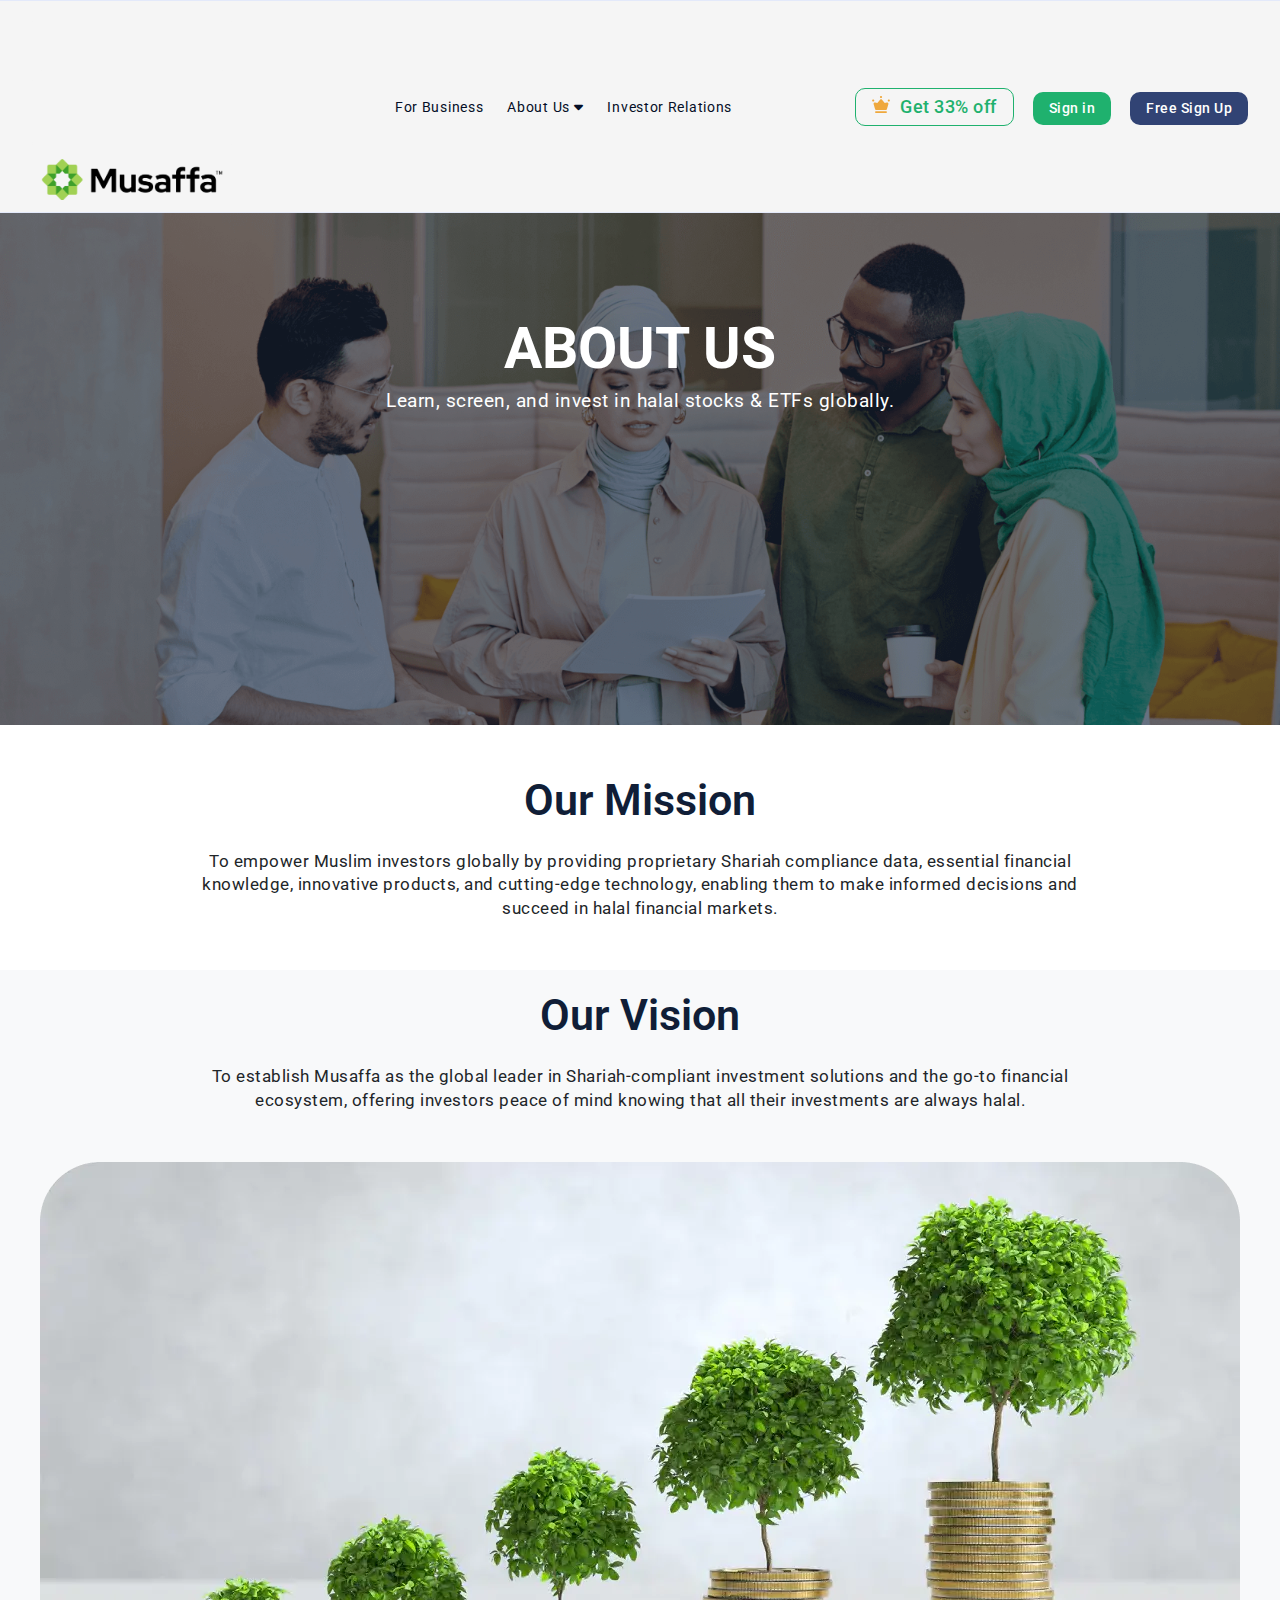
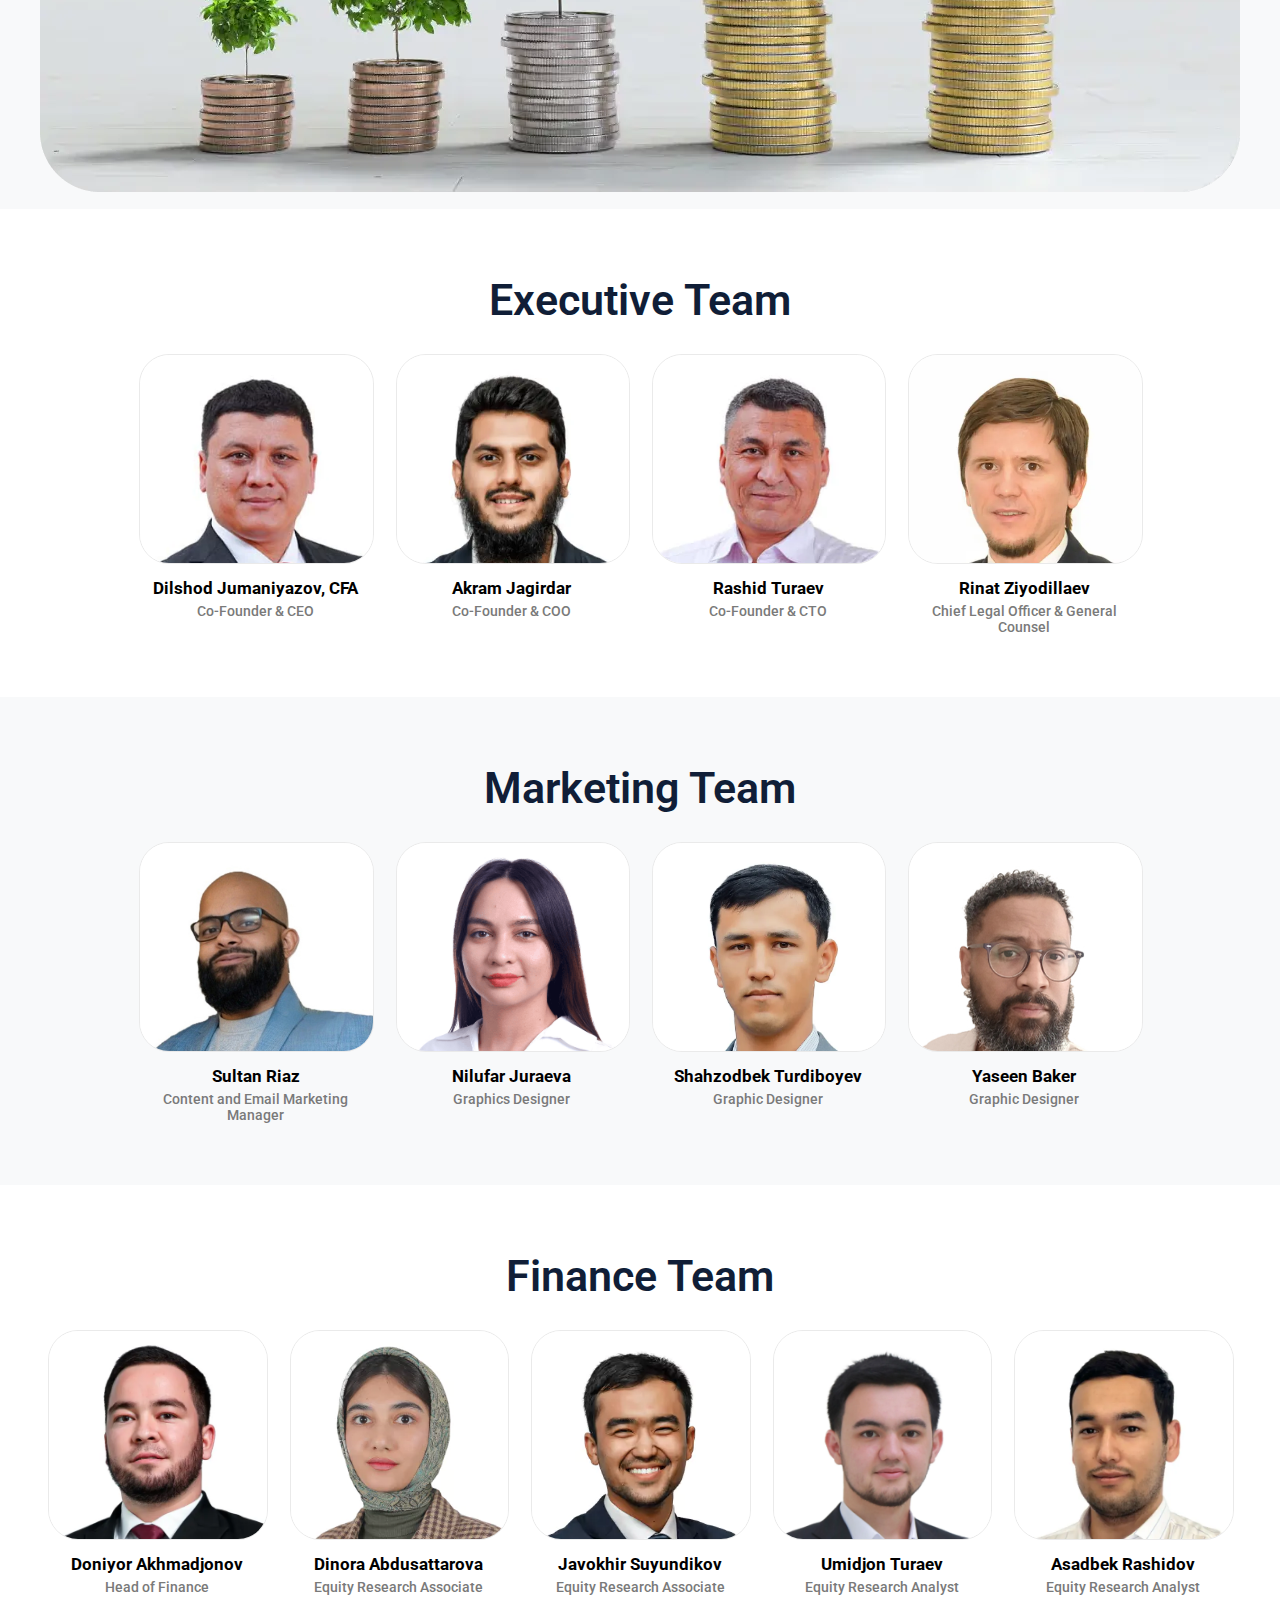
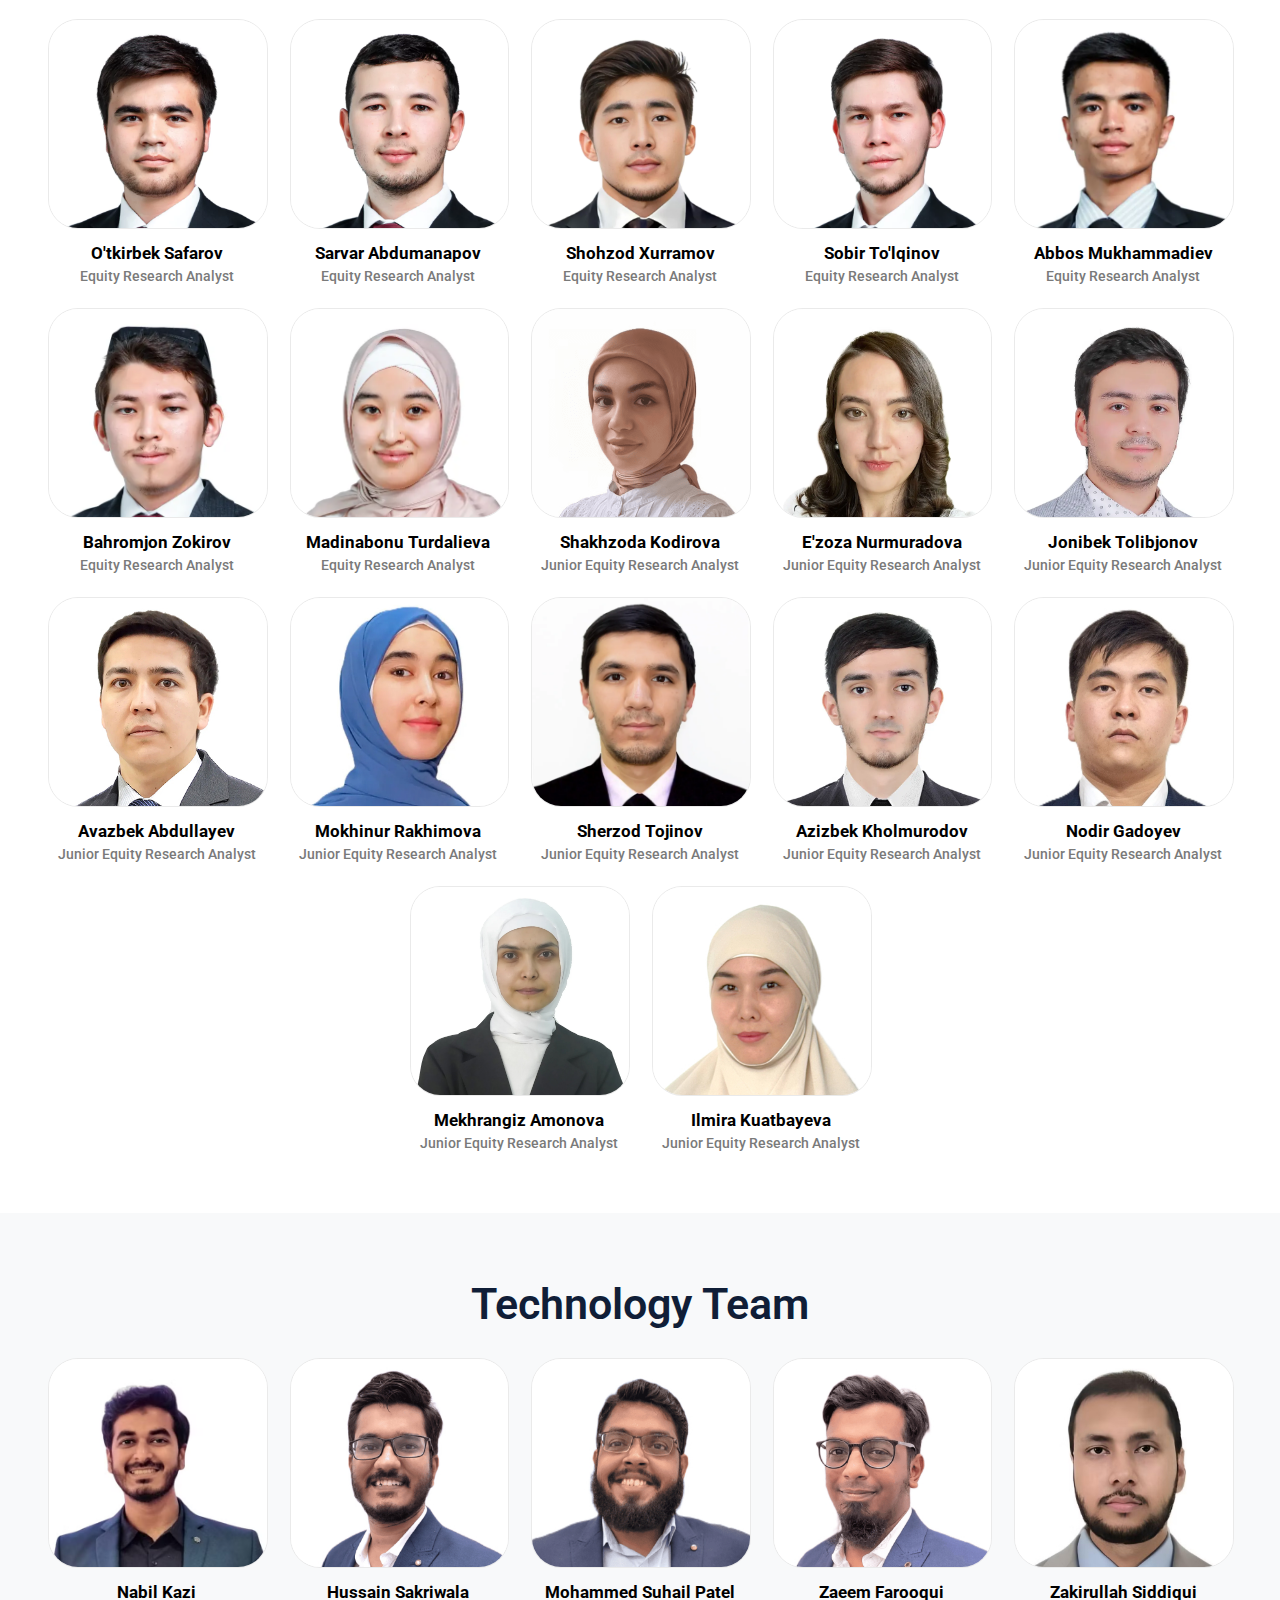
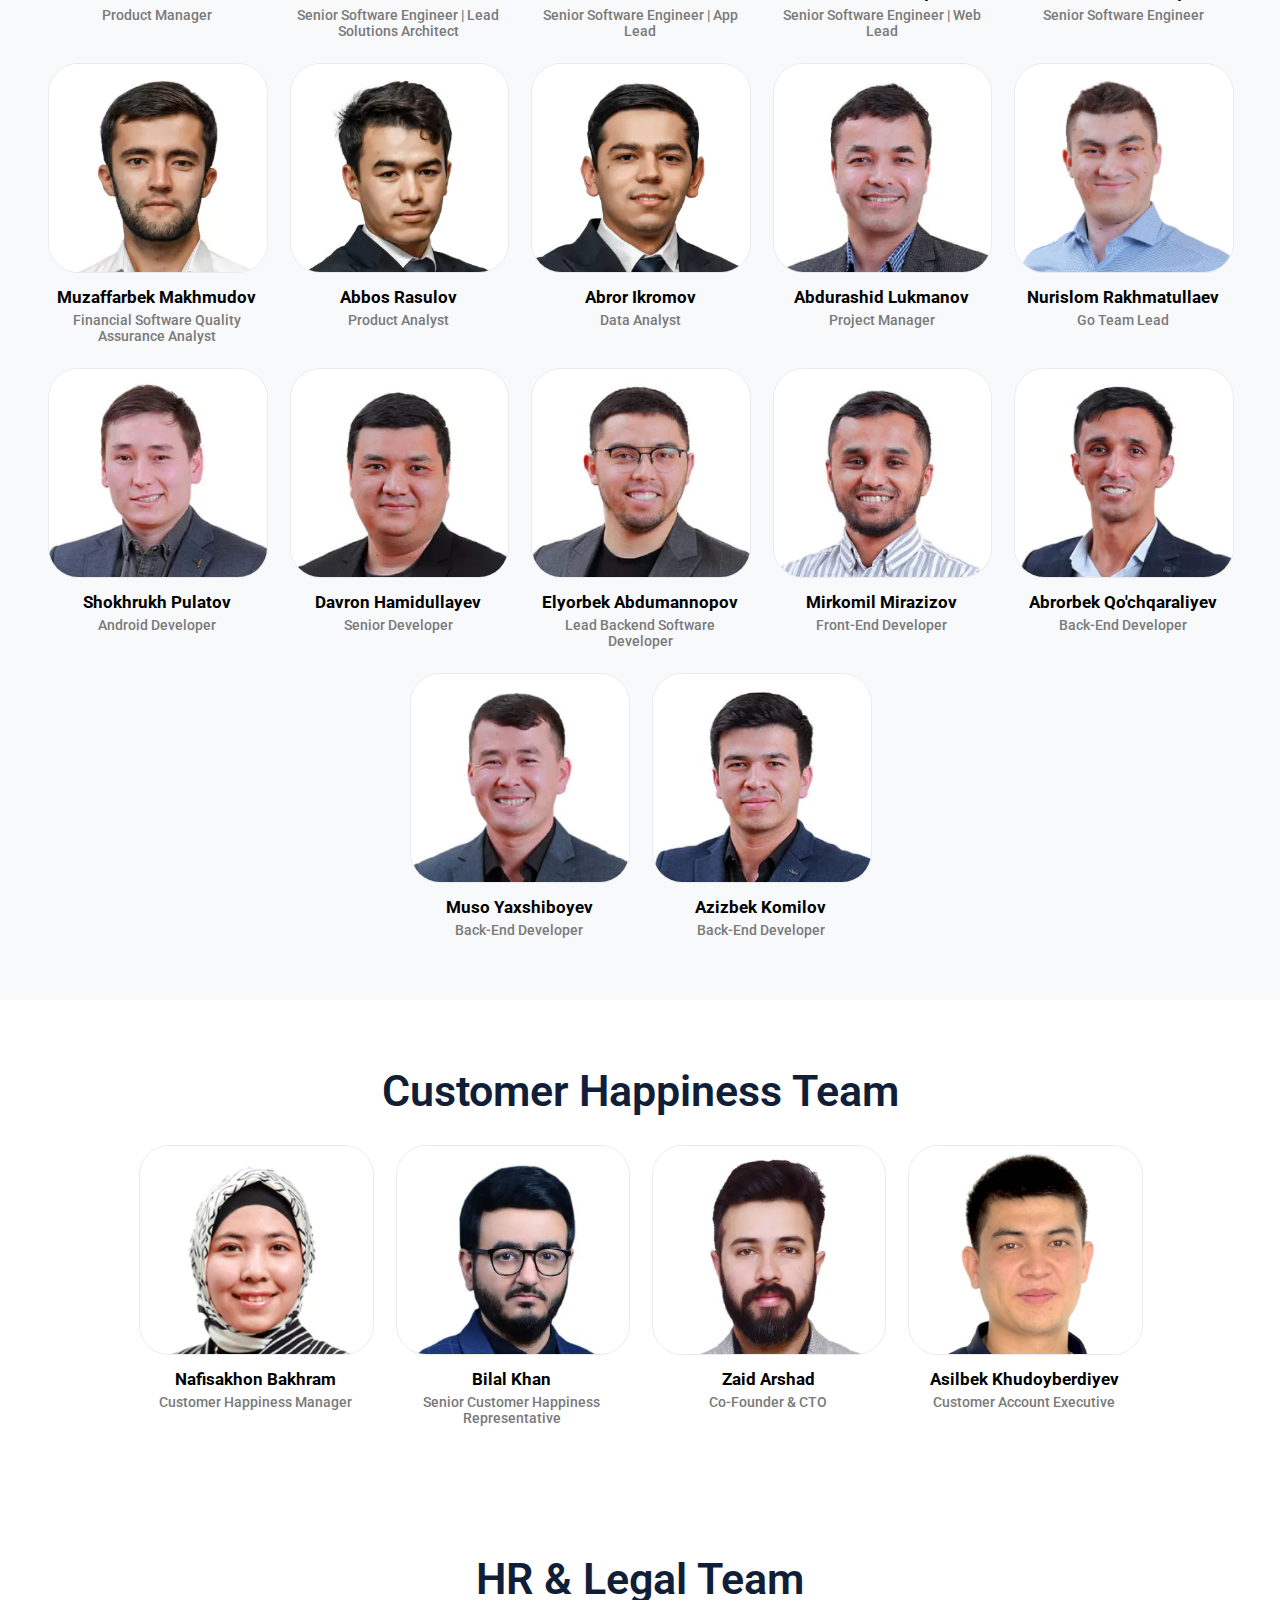
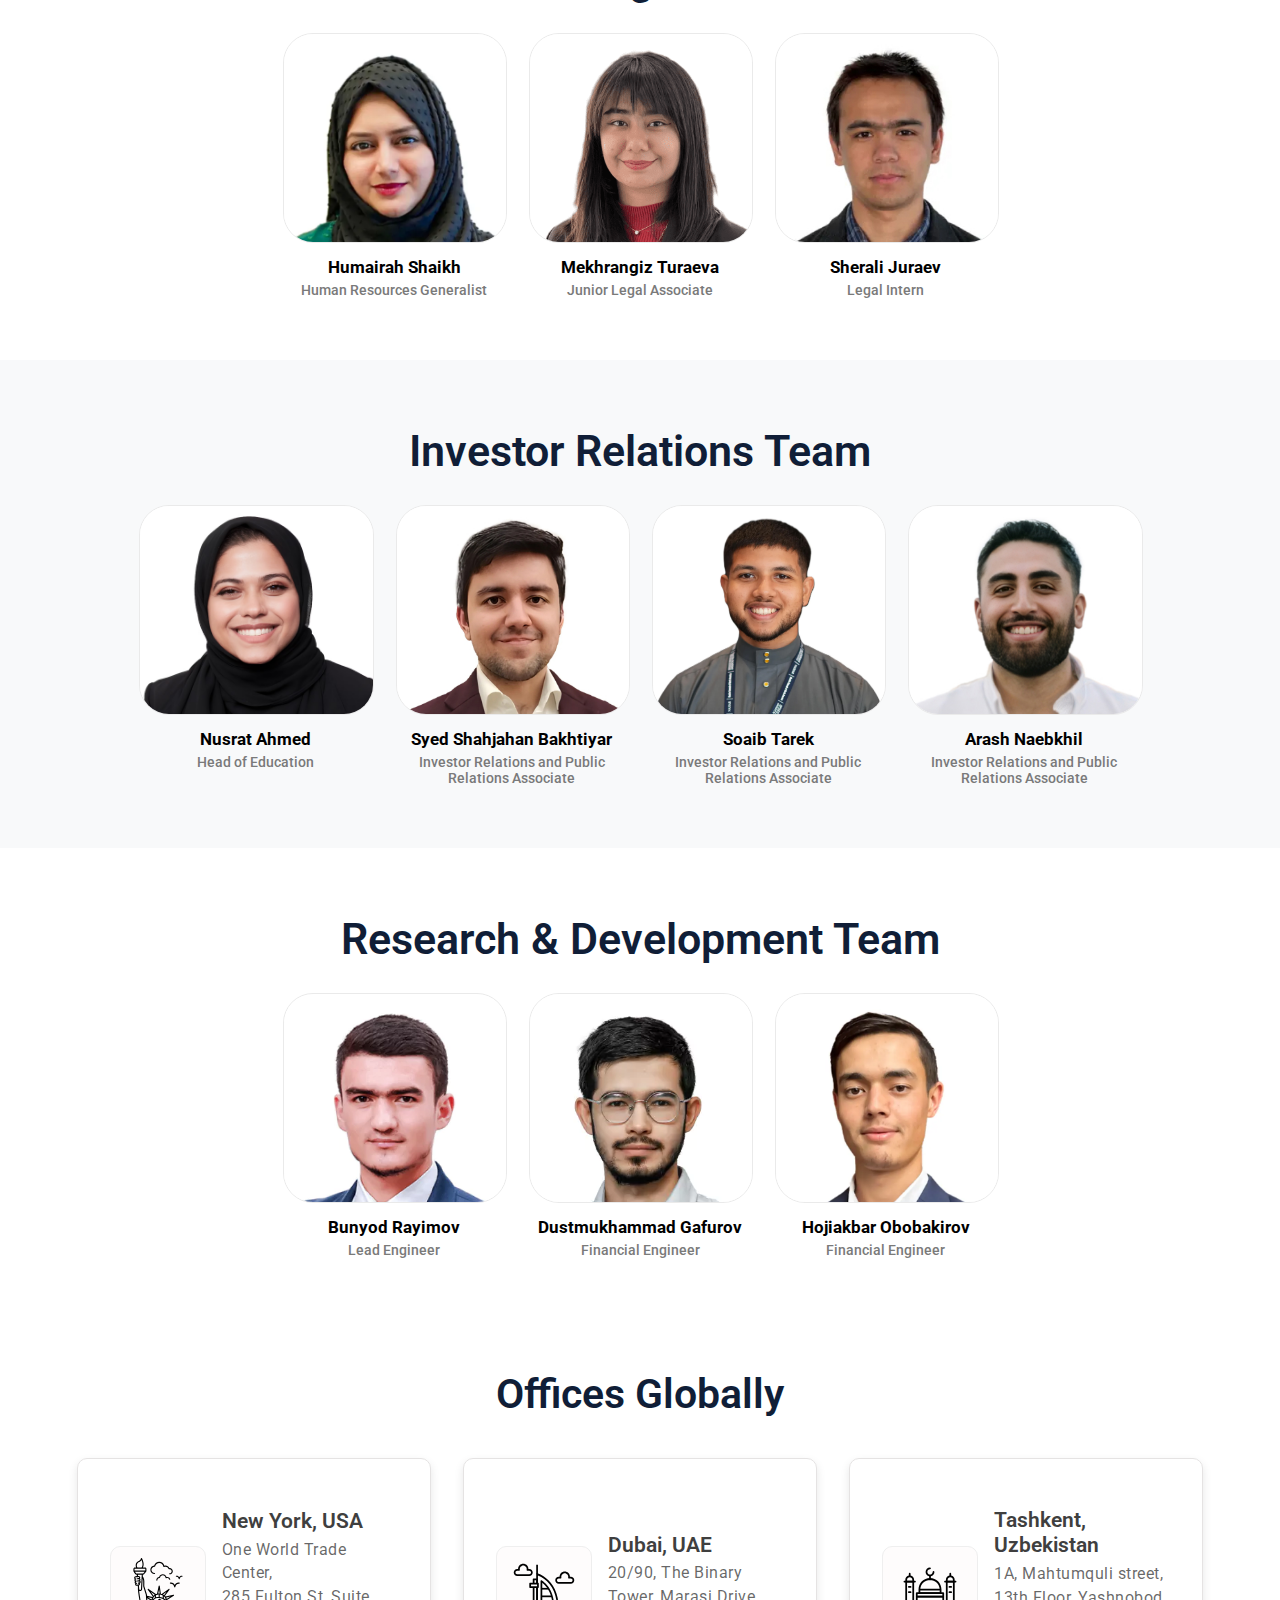
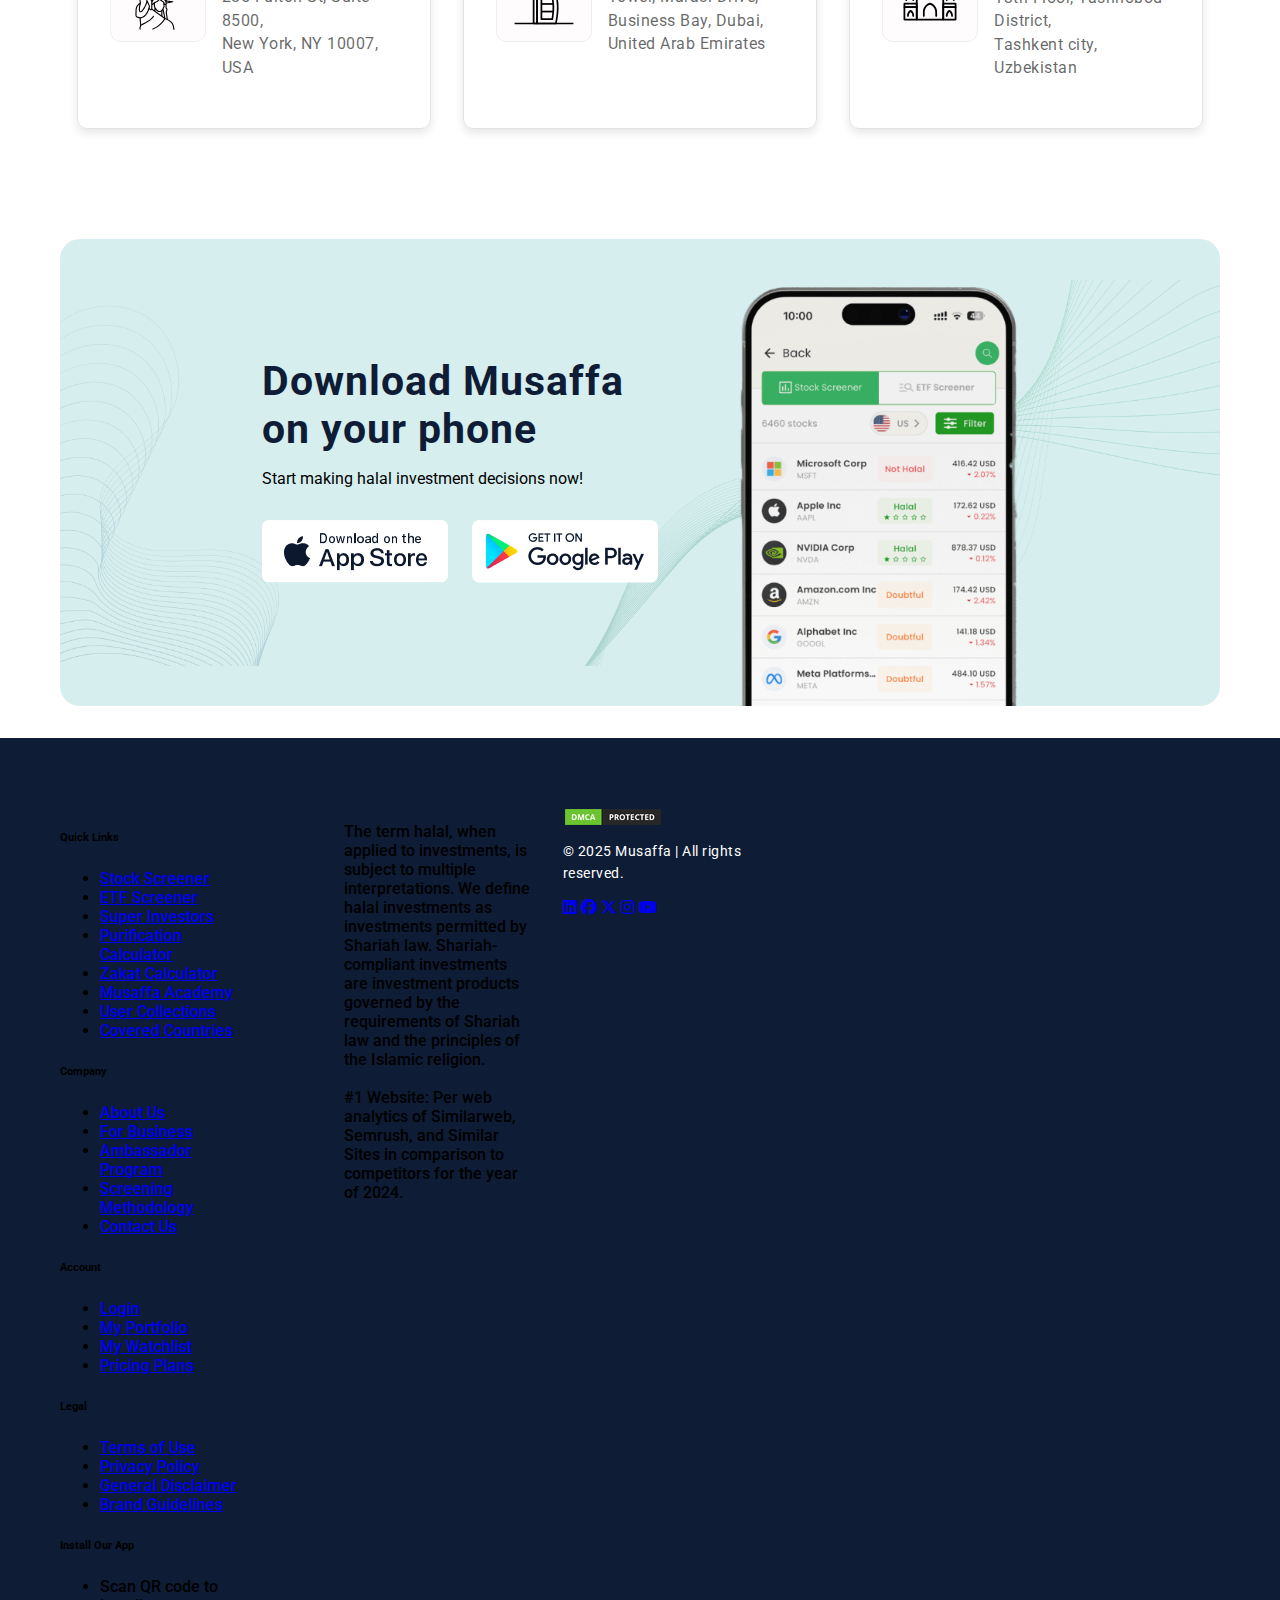
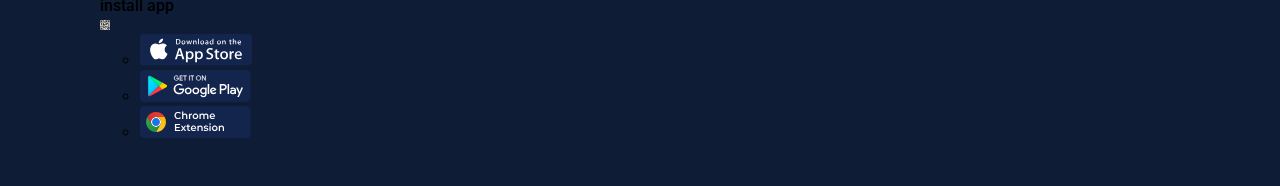
<file: about-us.html>
<!DOCTYPE html>
<html lang="en">
<head>
    <meta charset="UTF-8">
    <meta name="viewport" content="width=device-width, initial-scale=1.0">
    <title>Musaffa</title>
    <link rel="stylesheet" href="style.css">

    <!-- Swiper CSS -->
    <link rel="stylesheet" href="https://cdn.jsdelivr.net/npm/swiper@10/swiper-bundle.min.css"/>

    <!-- Font Awesome for icons -->
    <link rel="stylesheet" href="https://cdnjs.cloudflare.com/ajax/libs/font-awesome/6.5.0/css/all.min.css" integrity="sha512-..." crossorigin="anonymous" referrerpolicy="no-referrer" />

    <!-- Google Fonts -->
    <link rel="preconnect" href="https://fonts.googleapis.com">
    <link rel="preconnect" href="https://fonts.gstatic.com" crossorigin>
    <link href="https://fonts.googleapis.com/css2?family=Roboto:ital,wght@0,100..900;1,100..900&display=swap" rel="stylesheet">
  
</head>
<body>
  <div class="sidebar_menu">

  </div>

  <nav class="navbar">
    <!-- Left: Logo -->
     <div class="menu-links">
      <img id="icon-menu" src="images/iconMenu.svg" alt="">
      <div class="logo">
        <a id="logo-black" href="index.html"><img src="images/musaffa-logo-black.png" alt=""></a>
        <a id="logo-white" href="index.html"><img src="images/musaffa-logo-white.webp" alt=""></a>
      </div>
     </div>
     
    <!-- Center: Navigation + Search -->
    <div class="nav-center">
      <ul class="nav-links">
        <li><a href="business.html">For Business</a></li>
        <li>
          <a href="#">About Us <i class="fas fa-caret-down"></i></a>
          <div class="dropdown">
            <a href="about-us.html">About Us</a>
            <a href="screen-methodology.html">Screen Methodology</a>
            <a href="ambassador-program.html">Ambassador Program</a>
          </div>
        </li>
        <li><a href="#">Investor Relations</a></li>

      </ul>

      <!-- <div class="search-bar">
        <i class="fas fa-search"></i>
        <input type="text" placeholder="Search...">
      </div> -->
    </div>

    <div class="actions">
          <a href="#" class="btn-discount"> <img src="images/premium-gold.svg" alt="">Get 33% off</a>
          <a href="#" class="btn-login">Sign in</a>
          <a href="#" class="btn-logout">Free Sign Up</a>
    </div>
  </nav>

  <main>
    <header class="header-banner .about-banner">
        <div class="container">
            <h1>About Us</h1>
            <p>Learn, screen, and invest in halal stocks & ETFs globally.</p>
        </div>
    </header>

    <section class="our-mission">
      <div class="container">
        <h2>Our Mission</h2>
        <p>
          To empower Muslim investors globally by providing proprietary Shariah compliance data, essential financial knowledge, 
          innovative products, and cutting-edge technology, enabling them to make informed decisions and succeed in halal 
          financial markets.
        </p>
      </div>
    </section>

    <section class="our-vision">
      <div class="container">
        <h2>Our Vision</h2>
        <p>
          To establish Musaffa as the global leader in Shariah-compliant investment solutions and the go-to 
          financial ecosystem, offering investors peace of mind knowing that all their investments are always halal.
        </p>
        <img src="images/img-our-vision.webp" alt="our vision">
      </div>
    </section>

    <section class="team">
      <div class="container">
        <h2>Executive Team</h2>
        <div class="four-members">
          <article class="four-members-card">
            <img src="team/dilshod.webp" alt="Dilshod Jumaniyazov, CFA" class="img-fluid">
            <h5>Dilshod Jumaniyazov, CFA</h5>
            <p>Co-Founder & CEO</p>
          </article>

          <article class="four-members-card">
            <img src="team/Akram.webp" alt="Akram Jagirdar" class="img-fluid">
            <h5>Akram Jagirdar</h5>
            <p>Co-Founder & COO</p>
          </article>

          <article class="four-members-card">
            <img src="team/rashid.webp" alt="Rashid Turaev" class="img-fluid">
            <h5>Rashid Turaev</h5>
            <p>Co-Founder & CTO</p>
          </article>

          <article class="four-members-card">
            <img src="team/Rinat.webp" alt="Rinat Ziyodillaev" class="img-fluid">
            <h5>Rinat Ziyodillaev</h5>
            <p>Chief Legal Officer & General Counsel</p>
          </article>
        </div>
      </div>
    </section>

    <section class="team">
      <div class="container" style="background-color: #f8f9fa;">
        <h2>Marketing Team</h2>
        <div class="four-members">
          <article class="four-members-card">
            <img src="team/SultanRiaz.jpg" alt="Sultan Riaz" class="img-fluid">
            <h5>Sultan Riaz</h5>
            <p>Content and Email Marketing Manager</p>
          </article>

          <article class="four-members-card">
            <img src="team/nilufar.png" alt="Nilufar Juraeva" class="img-fluid">
            <h5>Nilufar Juraeva</h5>
            <p>Graphics Designer</p>
          </article>

          <article class="four-members-card">
            <img src="team/shahzod_turdiboyev.webp" alt="Shahzodbek Turdiboyev" class="img-fluid">
            <h5>Shahzodbek Turdiboyev</h5>
            <p>Graphic Designer</p>
          </article>

          <article class="four-members-card">
            <img src="team/YaseenBaker.jpg" alt="Yaseen Baker" class="img-fluid">
            <h5>Yaseen Baker</h5>
            <p>Graphic Designer</p>
          </article>
        </div>
      </div>
    </section>

    <section class="team">
      <div class="container">
        <h2>Finance Team</h2>
        <div class="team-members">
          <article class="team-members-card">
            <img src="team/doniyor.webp" alt="Doniyor Akhmadjonov" class="img-fluid">
            <h5>Doniyor Akhmadjonov</h5>
            <p>Head of Finance</p>
          </article>

          <article class="team-members-card">
            <img src="team/dinora.webp" alt="Dinora Abdusattarova" class="img-fluid">
            <h5>Dinora Abdusattarova</h5>
            <p>Equity Research Associate</p>
          </article>

          <article class="team-members-card">
            <img src="team/javohir-bhai.webp" alt="Javokhir Suyundikov" class="img-fluid">
            <h5>Javokhir Suyundikov</h5>
            <p>Equity Research Associate</p>
          </article>

          <article class="team-members-card">
            <img src="team/umidjonTuraev1.webp" alt="Umidjon Turaev" class="img-fluid">
            <h5>Umidjon Turaev</h5>
            <p>Equity Research Analyst</p>
          </article>

          <article class="team-members-card">
            <img src="team/Asadbek.webp" alt="Asadbek Rashidov" class="img-fluid">
            <h5>Asadbek Rashidov</h5>
            <p>Equity Research Analyst</p>
          </article>

          <article class="team-members-card">
            <img src="team/otkir.webp" alt="O'tkirbek Safarov" class="img-fluid">
            <h5>O'tkirbek Safarov</h5>
            <p>Equity Research Analyst</p>
          </article>

          <article class="team-members-card">
            <img src="team/sarvar.webp" alt="Sarvar Abdumanapov" class="img-fluid">
            <h5>Sarvar Abdumanapov</h5>
            <p>Equity Research Analyst</p>
          </article>

          <article class="team-members-card">
            <img src="team/shohzod.webp" alt="Shohzod Xurramov" class="img-fluid">
            <h5>Shohzod Xurramov</h5>
            <p>Equity Research Analyst</p>
          </article>

          <article class="team-members-card">
            <img src="team/sobirjon.webp" alt="Sobir To'lqinov" class="img-fluid">
            <h5>Sobir To'lqinov</h5>
            <p>Equity Research Analyst</p>
          </article>

          <article class="team-members-card">
            <img src="team/AbbosM1.webp" alt="Abbos Mukhammadiev" class="img-fluid">
            <h5>Abbos Mukhammadiev</h5>
            <p>Equity Research Analyst</p>
          </article>

          <article class="team-members-card">
            <img src="team/Bahromjon1.webp" alt="Bahromjon Zokirov" class="img-fluid">
            <h5>Bahromjon Zokirov</h5>
            <p>Equity Research Analyst</p>
          </article>

          <article class="team-members-card">
            <img src="team/Madina1.webp" alt="Madinabonu Turdalieva" class="img-fluid">
            <h5>Madinabonu Turdalieva</h5>
            <p>Equity Research Analyst</p>
          </article>

          <article class="team-members-card">
            <img src="team/shakhzoda-kodirova1.png" alt="Shakhzoda Kodirova" class="img-fluid">
            <h5>Shakhzoda Kodirova</h5>
            <p>Junior Equity Research Analyst</p>
          </article>

          <article class="team-members-card">
            <img src="team/ezoza.webp" alt="E'zoza Nurmuradova" class="img-fluid">
            <h5>E'zoza Nurmuradova</h5>
            <p>Junior Equity Research Analyst</p>
          </article>

          <article class="team-members-card">
            <img src="team/jonibek.webp" alt="Jonibek Tolibjonov" class="img-fluid">
            <h5>Jonibek Tolibjonov</h5>
            <p>Junior Equity Research Analyst</p>
          </article>

          <article class="team-members-card">
            <img src="team/avazbekAbdullayevThumb.jpg" alt="Avazbek Abdullayev" class="img-fluid">
            <h5>Avazbek Abdullayev</h5>
            <p>Junior Equity Research Analyst</p>
          </article>

          <article class="team-members-card">
            <img src="team/mokhinurRakhimova.jpg" alt="Mokhinur Rakhimova" class="img-fluid">
            <h5>Mokhinur Rakhimova</h5>
            <p>Junior Equity Research Analyst</p>
          </article>

          <article class="team-members-card">
            <img src="team/sherzodTojinov.webp" alt="Sherzod Tojinov" class="img-fluid">
            <h5>Sherzod Tojinov</h5>
            <p>Junior Equity Research Analyst</p>
          </article>

          <article class="team-members-card">
            <img src="team/azizbekKholmurodov.webp" alt="Azizbek Kholmurodov" class="img-fluid">
            <h5>Azizbek Kholmurodov</h5>
            <p>Junior Equity Research Analyst</p>
          </article>

          <article class="team-members-card">
            <img src="team/nodirGadoyevThumb.jpg" alt="Nodir Gadoyev" class="img-fluid">
            <h5>Nodir Gadoyev</h5>
            <p>Junior Equity Research Analyst</p>
          </article>

          <article class="team-members-card">
            <img src="team/MekhrangizAmonova.jpg" alt="Mekhrangiz Amonova" class="img-fluid">
            <h5>Mekhrangiz Amonova</h5>
            <p>Junior Equity Research Analyst</p>
          </article>

          <article class="team-members-card">
            <img src="team/IlmiraKuatbayeva.jpg" alt="Ilmira Kuatbayeva" class="img-fluid">
            <h5>Ilmira Kuatbayeva</h5>
            <p>Junior Equity Research Analyst</p>
          </article>
        </div>
      </div>
    </section>

    <section class="team">
      <div class="container" style="background-color: #f8f9fa;">
        <h2>Technology Team</h2>
        <div class="team-members">
          <article class="team-members-card">
            <img src="team/nabil-kazi.avif" alt="Nabil Kazi" class="img-fluid">
            <h5>Nabil Kazi</h5>
            <p>Product Manager</p>
          </article>

          <article class="team-members-card">
            <img src="team/hussain-sakriwala.jpg" alt="Hussain Sakriwala" class="img-fluid">
            <h5>Hussain Sakriwala</h5>
            <p>Senior Software Engineer | Lead Solutions Architect</p>
          </article>

          <article class="team-members-card">
            <img src="team/mohammed-suhail1.jpg" alt="Mohammed Suhail Patel" class="img-fluid">
            <h5>Mohammed Suhail Patel</h5>
            <p>Senior Software Engineer | App Lead</p>
          </article>

          <article class="team-members-card">
            <img src="team/zaeem-farooqui1.jpg" alt="Zaeem Farooqui" class="img-fluid">
            <h5>Zaeem Farooqui</h5>
            <p>Senior Software Engineer | Web Lead</p>
          </article>

          <article class="team-members-card">
            <img src="team/zakirullah.jpg" alt="Zakirullah Siddiqui" class="img-fluid">
            <h5>Zakirullah Siddiqui</h5>
            <p>Senior Software Engineer</p>
          </article>

          <article class="team-members-card">
            <img src="team/muzaffa-bhai.webp" alt="Muzaffarbek Makhmudov" class="img-fluid">
            <h5>Muzaffarbek Makhmudov</h5>
            <p>Financial Software Quality Assurance Analyst</p>
          </article>

          <article class="team-members-card">
            <img src="team/abbosbhai.webp" alt="Abbos Rasulov" class="img-fluid">
            <h5>Abbos Rasulov</h5>
            <p>Product Analyst</p>
          </article>

          <article class="team-members-card">
            <img src="team/abror-bhai.webp" alt="Abror Ikromov" class="img-fluid">
            <h5>Abror Ikromov</h5>
            <p>Data Analyst</p>
          </article>

          <article class="team-members-card">
            <img src="team/abdurashid.webp" alt="Abdurashid Lukmanov" class="img-fluid">
            <h5>Abdurashid Lukmanov</h5>
            <p>Project Manager</p>
          </article>

          <article class="team-members-card">
            <img src="team/nurislom.webp" alt="Nurislom Rakhmatullaev" class="img-fluid">
            <h5>Nurislom Rakhmatullaev</h5>
            <p>Go Team Lead</p>
          </article>

          <article class="team-members-card">
            <img src="team/shokhrukh.webp" alt="Shokhrukh Pulatov" class="img-fluid">
            <h5>Shokhrukh Pulatov</h5>
            <p>Android Developer</p>
          </article>

          <article class="team-members-card">
            <img src="team/davron.webp" alt="Davron Hamidullayev" class="img-fluid">
            <h5>Davron Hamidullayev</h5>
            <p>Senior Developer</p>
          </article>

          <article class="team-members-card">
            <img src="team/elyorbek.webp" alt="Elyorbek Abdumannopov" class="img-fluid">
            <h5>Elyorbek Abdumannopov</h5>
            <p>Lead Backend Software Developer</p>
          </article>

          <article class="team-members-card">
            <img src="team/mirkomil.webp" alt="Mirkomil Mirazizov" class="img-fluid">
            <h5>Mirkomil Mirazizov</h5>
            <p>Front-End Developer</p>
          </article>

          <article class="team-members-card">
            <img src="team/abrorbek.webp" alt="Abrorbek Qo'chqaraliyev" class="img-fluid">
            <h5>Abrorbek Qo'chqaraliyev</h5>
            <p>Back-End Developer</p>
          </article>

          <article class="team-members-card">
            <img src="team/muso.webp" alt="Muso Yaxshiboyev" class="img-fluid">
            <h5>Muso Yaxshiboyev</h5>
            <p>Back-End Developer</p>
          </article>

          <article class="team-members-card">
            <img src="team/azizbek-komilov.webp" alt="Azizbek Komilov" class="img-fluid">
            <h5>Azizbek Komilov</h5>
            <p>Back-End Developer</p>
          </article>
        </div>
      </div>
    </section>

    <section class="team">
      <div class="container">
        <h2>Customer Happiness Team</h2>
        <div class="four-members">
          <article class="four-members-card">
            <img src="team/nafisakhon.webp" alt="Nafisakhon Bakhram" class="img-fluid">
            <h5>Nafisakhon Bakhram</h5>
            <p>Customer Happiness Manager</p>
          </article>

          <article class="four-members-card">
            <img src="team/bilal-khan1.webp" alt="Bilal Khan" class="img-fluid">
            <h5>Bilal Khan</h5>
            <p>Senior Customer Happiness Representative</p>
          </article>

          <article class="four-members-card">
            <img src="team/ZaidArshad1.webp" alt="Zaid Arshad" class="img-fluid">
            <h5>Zaid Arshad</h5>
            <p>Co-Founder & CTO</p>
          </article>

          <article class="four-members-card">
            <img src="team/AsilbekKhudoyberdiyev.jpg" alt="Asilbek Khudoyberdiyev" class="img-fluid">
            <h5>Asilbek Khudoyberdiyev</h5>
            <p>Customer Account Executive</p>
          </article>
        </div>
      </div>
    </section>

    <section class="team">
      <div class="container">
        <h2>HR & Legal Team</h2>
        <div class="three-members">
          <article class="three-members-card">
            <img src="team/Humairah1.webp"alt="Humairah Shaikh" class="img-fluid">
            <h5>Humairah Shaikh</h5>
            <p>Human Resources Generalist</p>
          </article>

          <article class="three-members-card">
            <img src="team/Mekhrangiz1.png" alt="Mekhrangiz Turaeva" class="img-fluid">
            <h5>Mekhrangiz Turaeva</h5>
            <p>Junior Legal Associate</p>
          </article>

          <article class="three-members-card">
            <img src="team/sherali-thumb.jpg" alt="Sherali Juraev" class="img-fluid">
            <h5>Sherali Juraev</h5>
            <p>Legal Intern</p>
          </article>
        </div>
      </div>
    </section>

    <section class="team">
      <div class="container" style="background-color: #f8f9fa;">
        <h2>Investor Relations Team</h2>
        <div class="four-members">
          <article class="four-members-card">
            <img src="team/nusrat-ahmed.avif" alt="Nusrat Ahmed" class="img-fluid">
            <h5>Nusrat Ahmed</h5>
            <p>Head of Education</p>
          </article>

          <article class="four-members-card">
            <img src="team/SyedShahjahanBakhtiyar-thumb.jpg" alt="Syed Shahjahan Bakhtiyar" class="img-fluid">
            <h5>Syed Shahjahan Bakhtiyar</h5>
            <p>Investor Relations and Public Relations Associate</p>
          </article>

          <article class="four-members-card">
            <img src="team/SoaibTarek.jpg" alt="Soaib Tarek" class="img-fluid">
            <h5>Soaib Tarek</h5>
            <p>Investor Relations and Public Relations Associate</p>
          </article>

          <article class="four-members-card">
            <img src="team/ArashNaebkhil.jpg" alt="Arash Naebkhil" class="img-fluid">
            <h5>Arash Naebkhil</h5>
            <p>Investor Relations and Public Relations Associate</p>
          </article>
        </div>
      </div>
    </section>

    <section class="team">
      <div class="container">
        <h2>Research & Development Team</h2>
        <div class="three-members">
          <article class="three-members-card">
            <img src="team/bunyod.webp" alt="Bunyod Rayimov" class="img-fluid">
            <h5>Bunyod Rayimov</h5>
            <p>Lead Engineer</p>
          </article>

          <article class="three-members-card">
            <img src="team/dustmuhammad-bhai.webp" alt="Dustmukhammad Gafurov" class="img-fluid">
            <h5>Dustmukhammad Gafurov</h5>
            <p>Financial Engineer</p>
          </article>

          <article class="three-members-card">
            <img src="team/HojiAkbar1.webp" alt="Hojiakbar Obobakirov" class="img-fluid">
            <h5>Hojiakbar Obobakirov</h5>
            <p>Financial Engineer</p>
          </article>
        </div>
      </div>
    </section>

    <section class="global-offices">
      <div class="office-content">
        <h3>Offices Globally</h3>
        <div class="offices-card">
          <article>
            <img src="images/ny.svg" alt="" class="img-fluid">
            <div>
              <h6>New York, USA</h6>
                <p>
                  One World Trade Center,
                  <br>285 Fulton St, Suite 8500,
                  <br>New York, NY 10007, USA
                </p>
            </div>
          </article>

          <article>
            <img src="images/uae.svg" alt="" class="img-fluid">
            <div>
              <h6>Dubai, UAE</h6>
                <p>
                  20/90, The Binary
                  <br>Tower, Marasi Drive,
                  <br>Business Bay, Dubai,
                  <br>United Arab Emirates
                </p>
            </div>
          </article>

          <article>
            <img src="images/usb.svg" alt="" class="img-fluid">
            <div>
              <h6>Tashkent, Uzbekistan</h6>
                <p>
                  1A, Mahtumquli street,
                  <br>13th Floor, Yashnobod District,
                  <br>Tashkent city, Uzbekistan
                </p>
            </div>
          </article>
      </div>
    </section>

    <section class="download-banner">
        <div class="container">
          <div class="banner">
            <div class="left-col">
              <h2>
                Download Musaffa
                <br>
                on your phone
              </h2>
              <p> Start making halal investment decisions now! </p>
              <div>
                <a href="#"><img src="images/app-store-badge-white-bg.png" alt=""></a>
                <a href="#"><img src="images/play-store-badge-white-bg.png" alt=""></a>
              </div>
            </div>

            <div class="mobile-image-wrapper">
              <img src="images/download-mobile-image.png" alt="">
            </div>
          </div>
        </div>
      </section>
  </main>

  <footer>
      <section class="footer">
        <div class="container">
            <div class="footer-col quick-links">
              <h6 id="heading">Quick Links</h6>
              <ul>
                <li><a href="#">Stock Screener</a></li>
                <li><a href="#">ETF Screener</a></li>
                <li><a href="#">Super Investors</a></li>
                <li><a href="#">Purification Calculator</a></li>
                <li><a href="#">Zakat Calculator</a></li>
                <li><a href="#">Musaffa Academy</a></li>
                <li><a href="#">User Collections</a></li>
                <li><a href="#">Covered Countries</a></li>
              </ul>
            </div>

            <div class="footer-col">
              <h6 id="heading">Company</h6>
              <ul>
                <li><a href="about-us.html">About Us</a></li>
                <li><a href="business.html">For Business</a></li>
                <li><a href="ambassador-program.html">Ambassador Program</a></li>
                <li><a href="screen-methodology.html">Screening Methodology</a></li>
                <li><a href="#">Contact Us</a></li>
              </ul>
            </div>

            <div class="footer-col">
              <h6 id="heading">Account</h6>
              <ul>
                <li><a href="#">Login</a></li>
                <li><a href="#">My Portfolio</a></li>
                <li><a href="#">My Watchlist</a></li>
                <li><a href="#">Pricing Plans</a></li>
              </ul>
            </div>

            <div class="footer-col">
              <h6 id="heading">Legal</h6>
              <ul>
                <li><a href="#">Terms of Use</a></li>
                <li><a href="#">Privacy Policy</a></li>
                <li><a href="#">General Disclaimer</a></li>
                <li><a href="#">Brand Guidelines</a></li>
              </ul>
            </div>
            
            <div class="footer-col">
              <h6 id="heading">Install Our App</h6>
              <ul>
                <li id="display-none">Scan QR code to install app</li>
                <div class="external-links">
                  <div class="right-col">
                    <img src="images/qr-code.png" alt="" width="10px">
                  </div>

                  <div class="left-col">
                    <ul>
                      <li><a href="#"><img src="images/footer-ios-app.svg" alt=""></a></li>
                      <li><a href="#"><img src="images/footer-gplay.svg" alt=""></a></li>
                      <li><a id="display-none" href="#"><img src="images/footer-chrome-ext.svg" alt=""></a></li>
                    </ul>
                  </div>
                </div>
              </ul>
            </div>
        </div>
        
        <div class="footer-info">
          <div class="line"></div>
          <p>
            The term halal, when applied to investments, is subject to multiple interpretations. We define halal investments as investments permitted by Shariah law. Shariah-compliant investments are investment products governed by the requirements of Shariah law and the principles of the Islamic religion. <br><br>
            #1 Website: Per web analytics of Similarweb, Semrush, and Similar Sites in comparison to competitors for the year of 2024.
          </p>
          <div class="line"></div>
        </div>

        <div class="copyrights">
          <div class="copyrights-text">
            <img src="images/dmca-badge.png" alt="">
            <p> &#169; 2025 Musaffa | All rights reserved.</p>
          </div>

          <div class="social-icons">
            <a href="#"><i class="fa-brands fa-linkedin"></i></a>
            <a href="#"><i class="fa-brands fa-facebook"></i></a>
            <a href="#"><i class="fa-brands fa-x-twitter"></i></a>
            <a href="#"><i class="fa-brands fa-instagram"></i></a>
            <a href="#"><i class="fa-brands fa-youtube"></i></a>
          </div>
        </div>
      </section>

      
    </footer>

    <!-- Swiper JS -->
    <!-- <script src="https://cdn.jsdelivr.net/npm/swiper@10/swiper-bundle.min.js"></script>
    <script>
        const swiper = new Swiper(".mySwiper", {
            loop: true,
            autoplay: {
            delay: 5000,
            disableOnInteraction: false,
            },
            pagination: {
            el: ".swiper-pagination",
            clickable: true,
            },
            navigation: {
            nextEl: ".swiper-button-next",
            prevEl: ".swiper-button-prev",
            },
        });
    </script> -->

    

    <script src="script.js"></script>
</body>
</html>
</file>
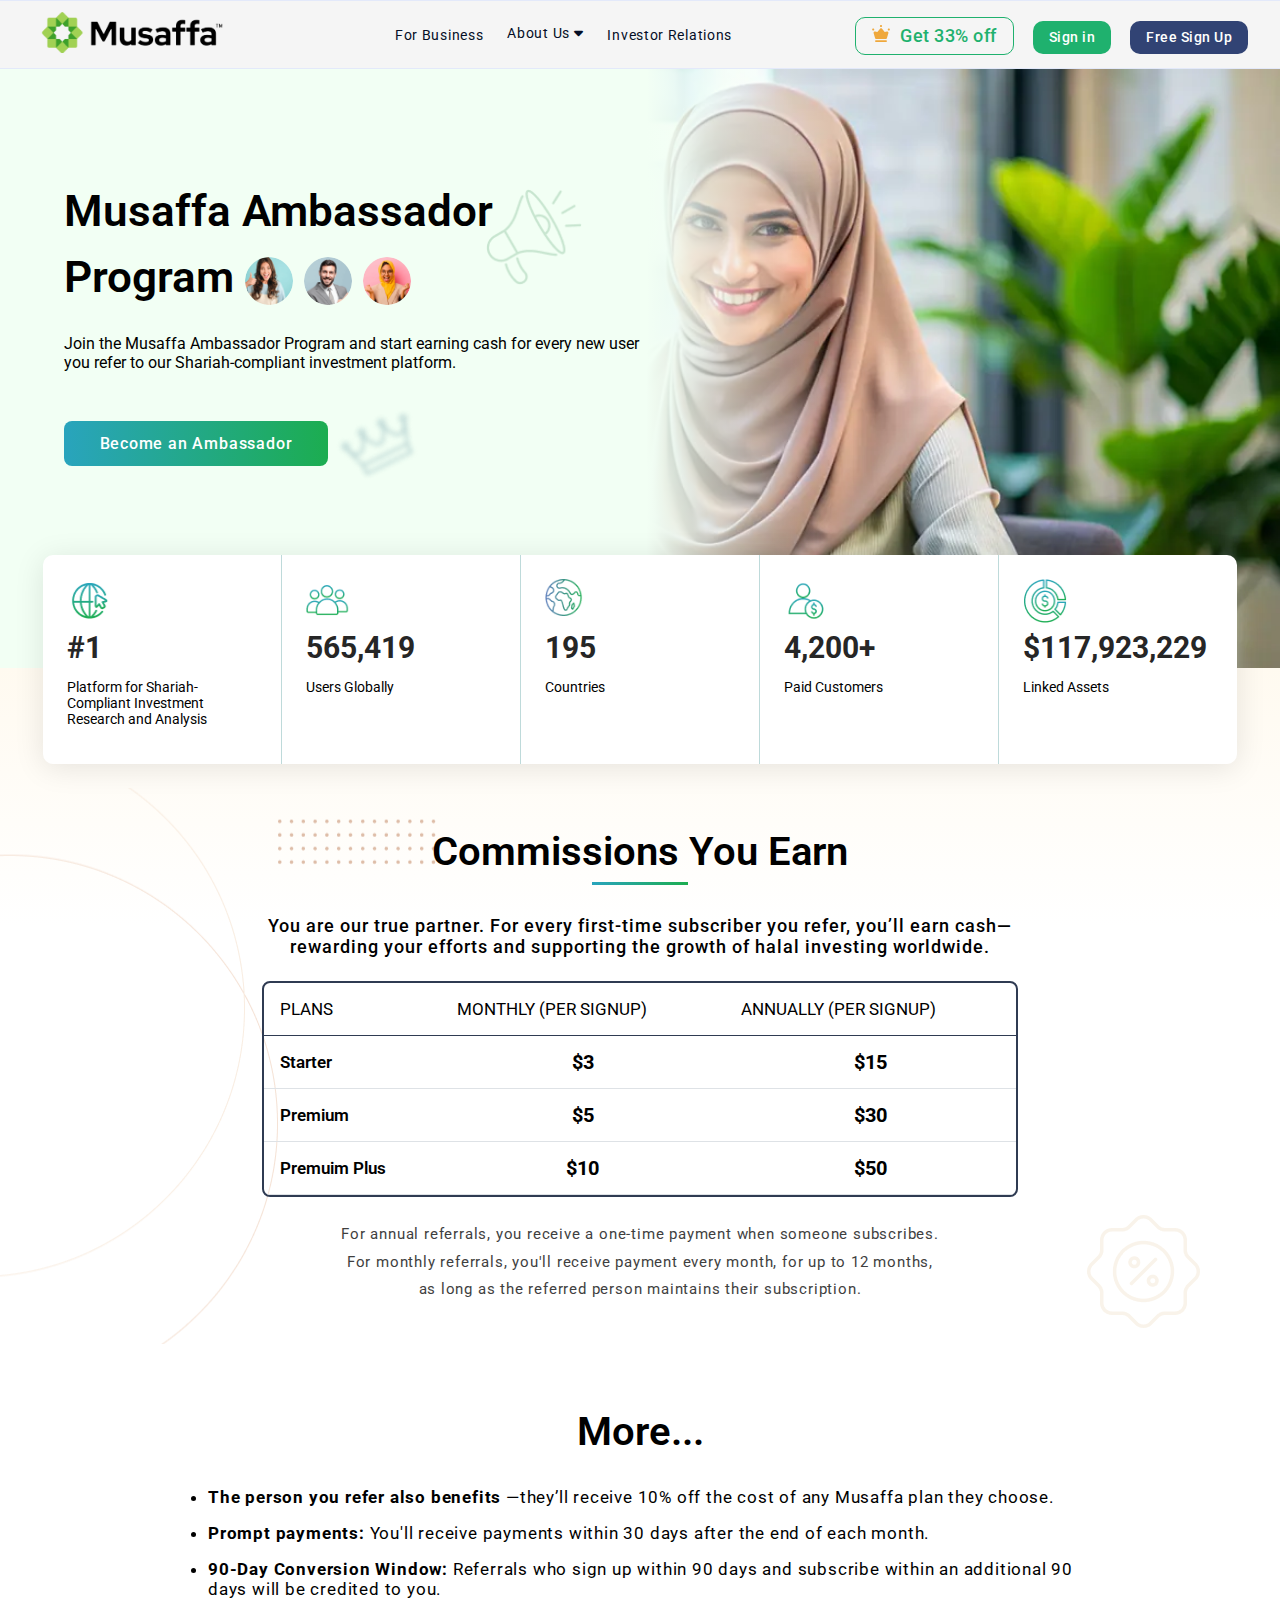
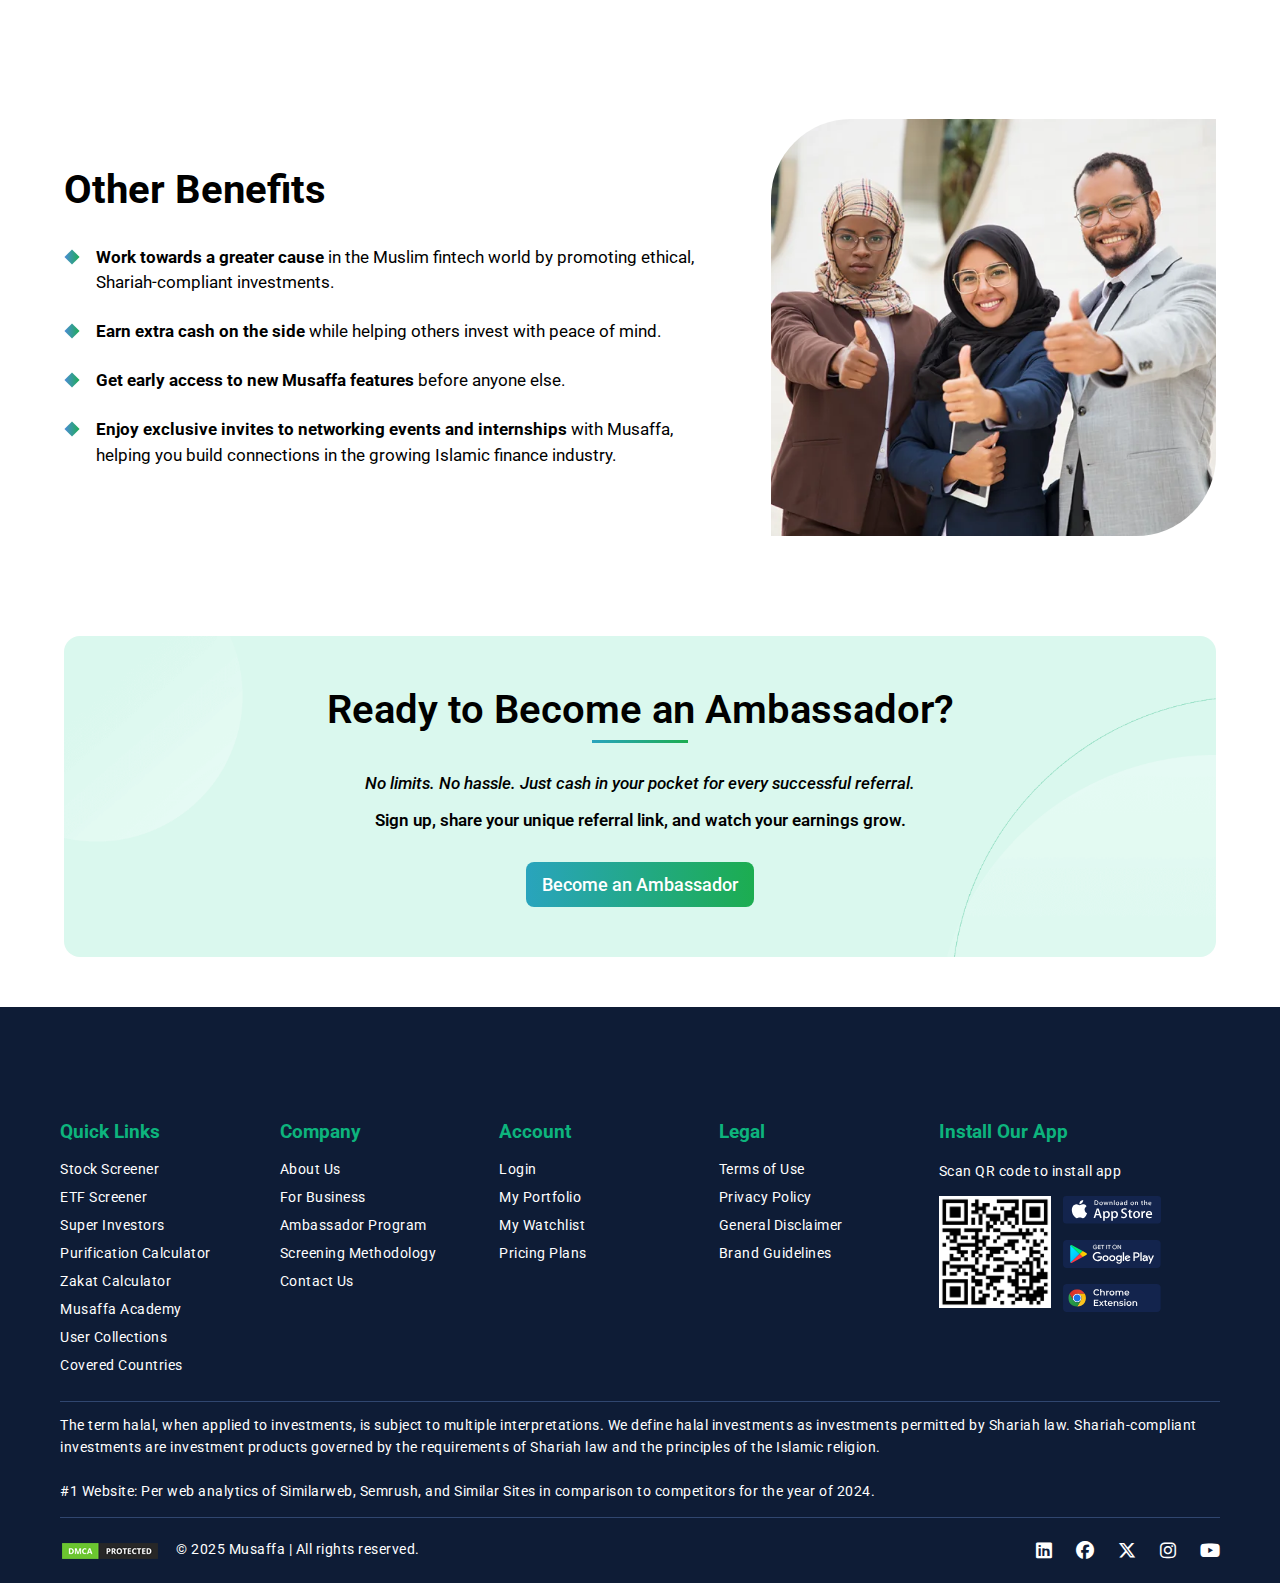
<file: ambassador-program.html>
<!DOCTYPE html>
<html lang="en">
<head>
    <meta charset="UTF-8">
    <meta name="viewport" content="width=device-width, initial-scale=1.0">
    <title>Musaffa</title>
    <link rel="stylesheet" href="style.css">

    <!-- Swiper CSS -->
    <link rel="stylesheet" href="https://cdn.jsdelivr.net/npm/swiper@10/swiper-bundle.min.css"/>

    <!-- Font Awesome for icons -->
    <link rel="stylesheet" href="https://cdnjs.cloudflare.com/ajax/libs/font-awesome/6.5.0/css/all.min.css" integrity="sha512-..." crossorigin="anonymous" referrerpolicy="no-referrer" />

    <!-- Google Fonts -->
    <link rel="preconnect" href="https://fonts.googleapis.com">
    <link rel="preconnect" href="https://fonts.gstatic.com" crossorigin>
    <link href="https://fonts.googleapis.com/css2?family=Roboto:ital,wght@0,100..900;1,100..900&display=swap" rel="stylesheet">
  
</head>
<body>
  <nav class="navbar">
    <!-- Left: Logo -->
     <div class="menu-links">
      <img class="icon-menu" src="images/iconMenu.svg" alt="">
      <div class="logo">
        <a id="logo-black" href="index.html"><img src="images/musaffa-logo-black.png" alt=""></a>
        <a id="logo-white" href="index.html"><img src="images/musaffa-logo-white.webp" alt=""></a>
      </div>
     </div>
     
    <!-- Center: Navigation + Search -->
    <div class="nav-center">
      <ul class="nav-links">
        <li><a href="business.html">For Business</a></li>
        <li id="nav-page">
          About Us <i class="fas fa-caret-down"></i>
          <div class="dropdown">
            <a href="about-us.html">About Us</a>
            <a href="screen-methodology.html">Screen Methodology</a>
            <a href="ambassador-program.html">Ambassador Program</a>
          </div>
        </li>
        <li><a href="investor-relations.html">Investor Relations</a></li>

      </ul>

      <!-- <div class="search-bar">
        <i class="fas fa-search"></i>
        <input type="text" placeholder="Search...">
      </div> -->
    </div>

    <div class="actions">
          <a href="#" class="btn-discount"> <img src="images/premium-gold.svg" alt="">Get 33% off</a>
          <a href="https://musaffa.pro/invest/halal/login" target="_blank" class="btn-login">Sign in</a>
          <a href="https://musaffa.pro/invest/halal/register" target="_blank" class="btn-logout">Free Sign Up</a>
    </div>
  </nav>

  <main>
    <header class="ambassador-header">
      <div class="header-grid">
        <section>
          <div class="header-text-wrapper">
            <h1> 
              Musaffa Ambassador Program 
              <img src="images/avatar-3.png" alt="">
              <img src="images/avatar-2.png" alt="">
              <img src="images/avatar-1.png" alt="">
            </h1>
            <p class="join-text">
               Join the Musaffa Ambassador Program and start earning cash for every new user you refer to our 
               Shariah-compliant investment platform.&nbsp; 
            </p>
            <a href="#" class="gradient-btn">Become an Ambassador</a>
            <img src="images/speaker.png" class="speaker-img" alt="">
            <img src="images/crown.png" class="crown-img" alt="">
          </div>
        </section>

        <section></section>
      </div>

      <section class="stats">
          <ul role="list" class="stats-slider">
            <li class="stat-item">
              <article>
                <div>
                  <img src="images/world-web.png" alt="">
                  <span>#1</span>
                </div>
                <p> Platform for Shariah-Compliant Investment Research and Analysis </p>
              </article>
            </li>

            <li class="stat-item">
              <article>
                <div>
                  <img src="images/users.png" alt="">
                  <span>565,419</span>
                </div>
                <p> Users Globally </p>
              </article>
            </li>
            
            <li class="stat-item">
              <article>
                <div>
                  <img src="images/world.png" alt="">
                  <span>195</span>
                </div>
                <p> Countries </p>
              </article>
            </li>
            
            <li class="stat-item">
              <article>
                <div>
                  <img src="images/user.png" alt="">
                  <span>4,200+</span>
                </div>
                <p> Paid Customers </p>
              </article>
            </li>

            <li class="stat-item">
              <article>
                <div>
                  <img src="images/money.png" alt="">
                  <span>$117,923,229</span>
                </div>
                <p> Linked Assets </p>
              </article>
            </li>
          </section>
        </header>

        <section class="commissions">
          <div class="commissions-content">
            <h2> Commissions You Earn </h2>
            <p class="commissions-para">
               You are our true partner. For every first-time subscriber you refer, you’ll earn cash—rewarding 
               your efforts and supporting the growth of halal investing worldwide. 
            </p>
            <div class="table-wrapper">
              <table class="table">
                <thead>
                  <tr>
                    <th>Plans</th>
                    <th>Monthly (per signup)</th>
                    <th>Annually (per signup)</th>
                  </tr>
                </thead>
                <tbody>
                  <tr>
                    <th>Starter</th>
                    <td>$3</td>
                    <td>$15</td>
                  </tr>

                  <tr>
                    <th>Premium</th>
                    <td>$5</td>
                    <td>$30</td>
                  </tr>

                  <tr>
                    <th>Premuim Plus</th>
                    <td>$10</td>
                    <td>$50</td>
                  </tr>
                </tbody>
              </table>
            </div>
            <p class="commissions-referral-para">For annual referrals, you receive a one-time payment when someone subscribes.</p>
            <p class="commissions-referral-para">
              For monthly referrals, you'll receive payment every month, for up to 12 months, 
              <br>
              as long as the referred person maintains their subscription. 
            </p>
          </div>
        </section>

        <section class="more">
          <div class="more-content">
            <h2>More...</h2>
            <ul>
              <li>
                 <b>The person you refer also benefits</b> 
                —they’ll receive 10% off the cost of any Musaffa plan they choose.
              </li>
              <li>
                 <b>Prompt payments:</b> 
                 You'll receive payments within 30 days after the end of each month.
              </li>
              <li>
                 <b>90-Day Conversion Window:</b> 
                 Referrals who sign up within 90 days and subscribe within an additional 90 days will be credited to you.
              </li>
            </ul>
          </div>
        </section>

        <section class="benefits">
          <div class="benefits-content">
            <div>
              <h2 class="other-benefits-title">Other Benefits</h2>
              <ul role="list">
                <li>
                  <b>Work towards a greater cause</b>
                   in the Muslim fintech world by promoting ethical, Shariah-compliant investments.
                </li>

                <li>
                  <b>Earn extra cash on the side</b>
                   while helping others invest with peace of mind.
                </li>

                <li>
                  <b>Get early access to new Musaffa features</b>
                   before anyone else.
                </li>

                <li>
                  <b>Enjoy exclusive invites to networking events and internships</b>
                   with Musaffa, helping you build connections in the growing Islamic finance industry.
                </li>
              </ul>
            </div>

            <div>
              <img src="images/benefits-img.webp" alt="">
            </div>
          </div>
        </section>

        <section class="ready">
          <article>
            <h2> Ready to Become an Ambassador? </h2>
            <p id="italic"> No limits. No hassle. Just cash in your pocket for every successful referral. </p>
            <p id="bold"> Sign up, share your unique referral link, and watch your earnings grow. </p>
            <a href="#" class="gradient-btn">Become an Ambassador</a>
          </article>
        </section>
  </main>

  <footer>
      <section class="container">
        <nav class="footer">
          <div class="footer-col quick-links">
            <h6 class="nav-heading">Quick Links</h6>
            <ul role="list" class="links-list">
              <li><a href="#">Stock Screener</a></li>
              <li><a href="#">ETF Screener</a></li>
              <li><a href="#">Super Investors</a></li>
              <li><a href="#">Purification Calculator</a></li>
              <li><a href="#">Zakat Calculator</a></li>
              <li><a href="#">Musaffa Academy</a></li>
              <li><a href="#">User Collections</a></li>
              <li><a href="#">Covered Countries</a></li>
            </ul>
          </div>

          <div class="footer-col">
            <h6 class="nav-heading">Company</h6>
            <ul role="list" class="links-list">
              <li><a href="about-us.html">About Us</a></li>
              <li><a href="business.html">For Business</a></li>
              <li><a href="ambassador-program.html">Ambassador Program</a></li>
              <li><a href="screen-methodology.html">Screening Methodology</a></li>
              <li><a href="#">Contact Us</a></li>
            </ul>
          </div>

          <div class="footer-col">
            <h6 class="nav-heading">Account</h6>
            <ul role="list" class="links-list">
              <li><a href="#">Login</a></li>
              <li><a href="#">My Portfolio</a></li>
              <li><a href="#">My Watchlist</a></li>
              <li><a href="#">Pricing Plans</a></li>
            </ul>
          </div>

          <div class="footer-col">
            <h6 class="nav-heading">Legal</h6>
            <ul role="list" class="links-list">
              <li><a href="#">Terms of Use</a></li>
              <li><a href="#">Privacy Policy</a></li>
              <li><a href="#">General Disclaimer</a></li>
              <li><a href="#">Brand Guidelines</a></li>
            </ul>
          </div>
          
          <div class="footer-col">
            <h6 class="nav-heading">Install Our App</h6>
            <p class="scan-text">Scan QR code to install app</p>
            <div class="store-badges">
              <div class="qr-code">
                <img src="images/qr-code.png" id="display-none" alt="qr-code" class="qr-code">
              </div>

              <div class="app-store-row">
                <a href="#" target="_blank">
                  <img src="images/footer-ios-app.svg" alt="app-store-badge" class="img-fluid">
                </a>

                <a href="#" target="_blank">
                  <img src="images/footer-gplay.svg" alt="play-store-badge" class="img-fluid">
                </a>

                <a href="#" target="_blank">
                  <img src="images/footer-chrome-ext.svg" id="display-none" alt="Google Chrome Extension" class="img-fluid">
                </a>
              </div>
            </div>
          </div>
        </nav>
        
        <div class="footer-para">
          <p>
            The term halal, when applied to investments, is subject to multiple interpretations. We define halal investments as investments permitted by Shariah law. Shariah-compliant investments are investment products governed by the requirements of Shariah law and the principles of the Islamic religion. <br><br>
            #1 Website: Per web analytics of Similarweb, Semrush, and Similar Sites in comparison to competitors for the year of 2024.
          </p>
        </div>

        <div class="copyrights-wrapper">
          <div class="copyrights-text">
            <a href="#">
              <img src="images/dmca-badge.png" alt="" class="img-fluid">
            </a>
            <p> &#169; 2025 Musaffa | All rights reserved.</p>
          </div>

          <ul class="social-icons" role="list">
            <li>
              <a href="#"><i class="fa-brands fa-linkedin"></i></a>
            </li>
            <li>
              <a href="#"><i class="fa-brands fa-facebook"></i></a>
            </li>
            <li>
              <a href="#"><i class="fa-brands fa-x-twitter"></i></a>
            </li>
            <li>
              <a href="#"><i class="fa-brands fa-instagram"></i></a>
            </li>
            <li>
              <a href="#"><i class="fa-brands fa-youtube"></i></a>
            </li>
          </ul>
        </div>
      </section>
    </footer>
    
    <div id="sidebar" class="sidebar_menu">
      <button class="btn-menu-toggle-mobile" onclick="hideMenu()">
        <img src="images/iconMenuClose.svg" alt="" class="icon-menu">
      </button>
  
    <a href="index.html" class="sidebar-logo">
      <img src="images/musaffa-logo-white.webp" class="icon-menu" alt="">
    </a>
  
    <ul class="sidebar-navigation">
      <div class="menu-group-mobile">
        <li class="nav-item">
          <a href="#" style="color: #1CAD50;" class="nav-link">
            <img src="images/premium-gold.svg" alt="Icon">
            <span>Get 33% off</span>
          </a>
        </li>

        <li class="nav-item">
          <a href="business.html" class="nav-link">For Business</a>
        </li>
  
        <li class="nav-item">
          <a href="about-us.html" class="nav-link">About Us</a>
        </li>
        
        <li class="nav-item">
          <a href="screen-methodology.html" class="nav-link">Screen Methodology</a>
        </li>

        <li class="nav-item">
          <a href="ambassador-program.html" class="nav-link">Ambassador Program</a>
        </li>
        
        <li class="nav-item">
          <a href="investor-relations.html" class="nav-link">Investor Relations</a>
        </li>
      </div>
    </ul>        
  
    <div class="bottom-line"></div>
  </div>

    <!-- Swiper JS -->
    <!-- <script src="https://cdn.jsdelivr.net/npm/swiper@10/swiper-bundle.min.js"></script>
    <script>
        const swiper = new Swiper(".mySwiper", {
            loop: true,
            autoplay: {
            delay: 5000,
            disableOnInteraction: false,
            },
            pagination: {
            el: ".swiper-pagination",
            clickable: true,
            },
            navigation: {
            nextEl: ".swiper-button-next",
            prevEl: ".swiper-button-prev",
            },
        });
    </script> -->

    <script>
      const showBtn = document.querySelector('.icon-menu');
      const sideBar = document.querySelector('.sidebar_menu');
      const hideBtn = document.querySelector('.btn-menu-toggle-mobile')

      showBtn.addEventListener('click', showMenu)

      function showMenu() {
        showBtn.classList.toggle('active');
        sideBar.classList.toggle('active');
      }

      hideBtn.addEventListener('click', hideMenu)

      function hideMenu(){
        sideBar.style.left = "-100%";
      }
    </script>
</body>
</html>
</file>
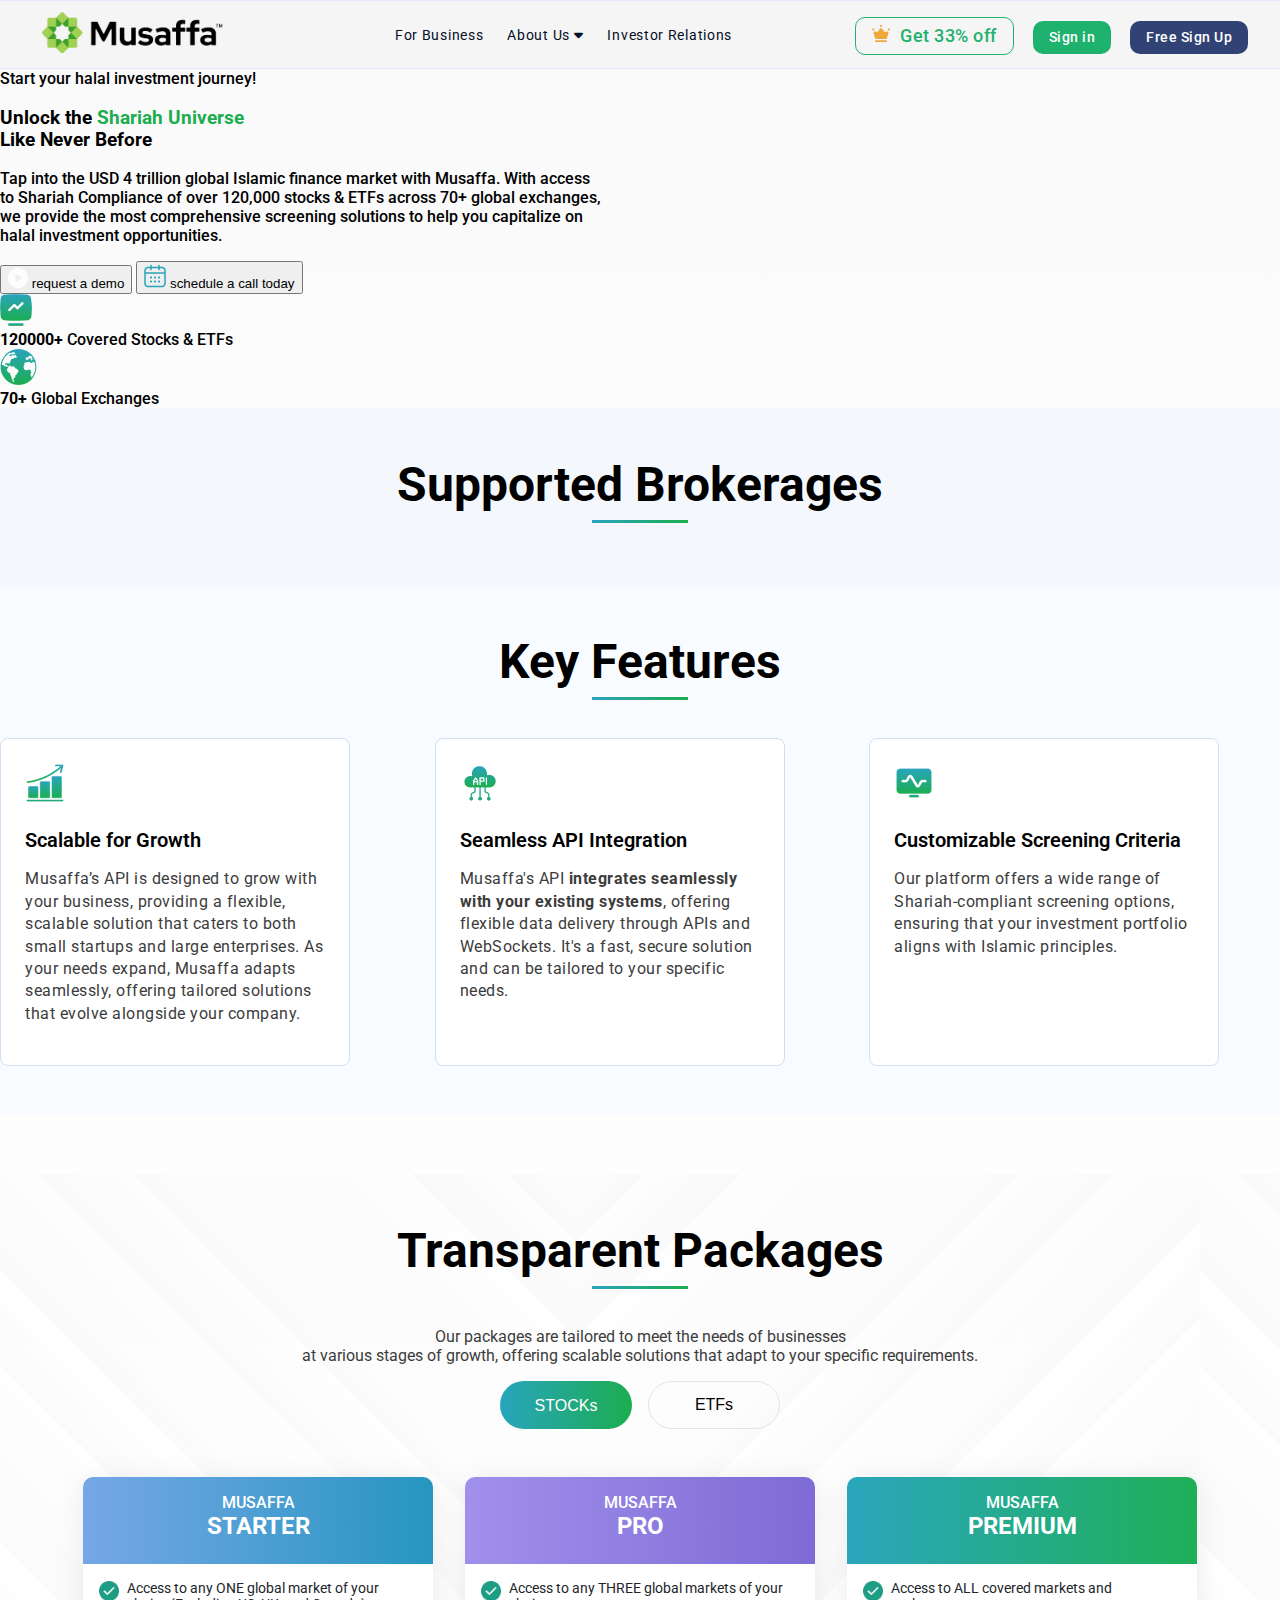
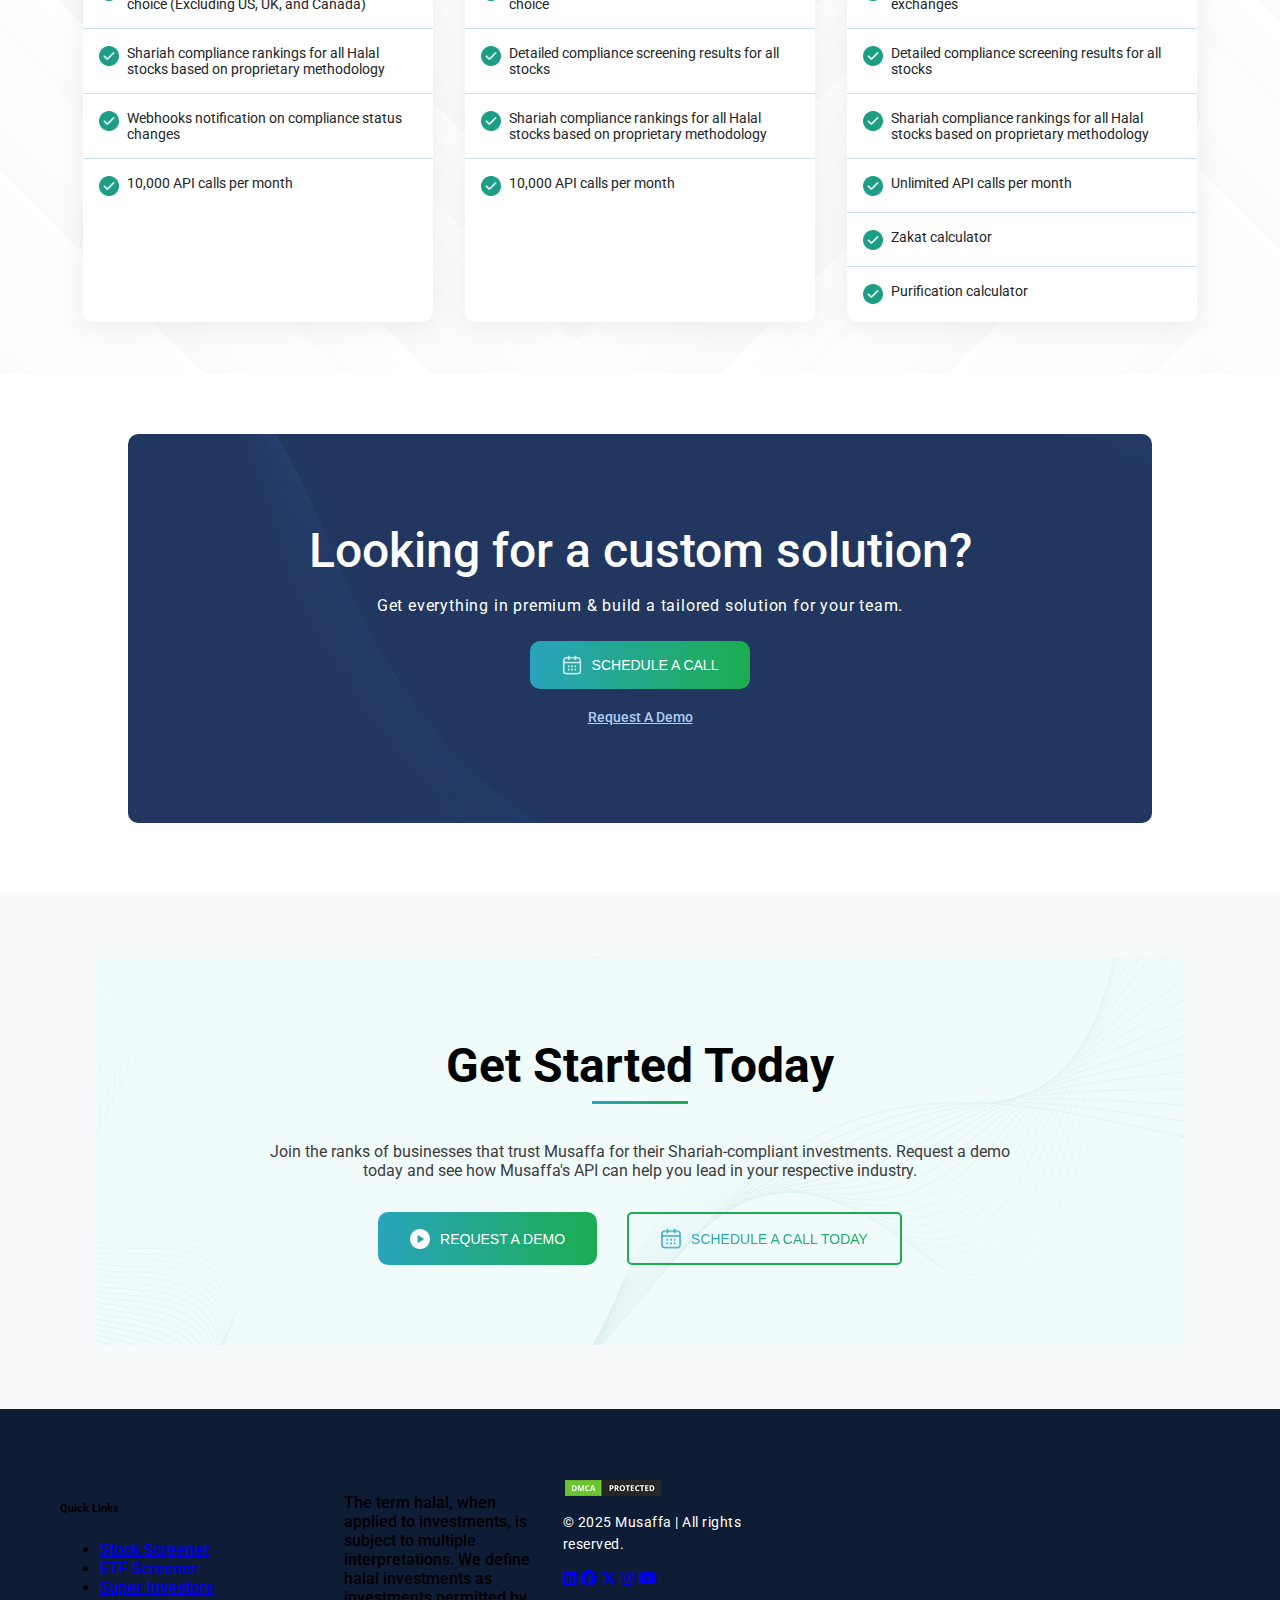
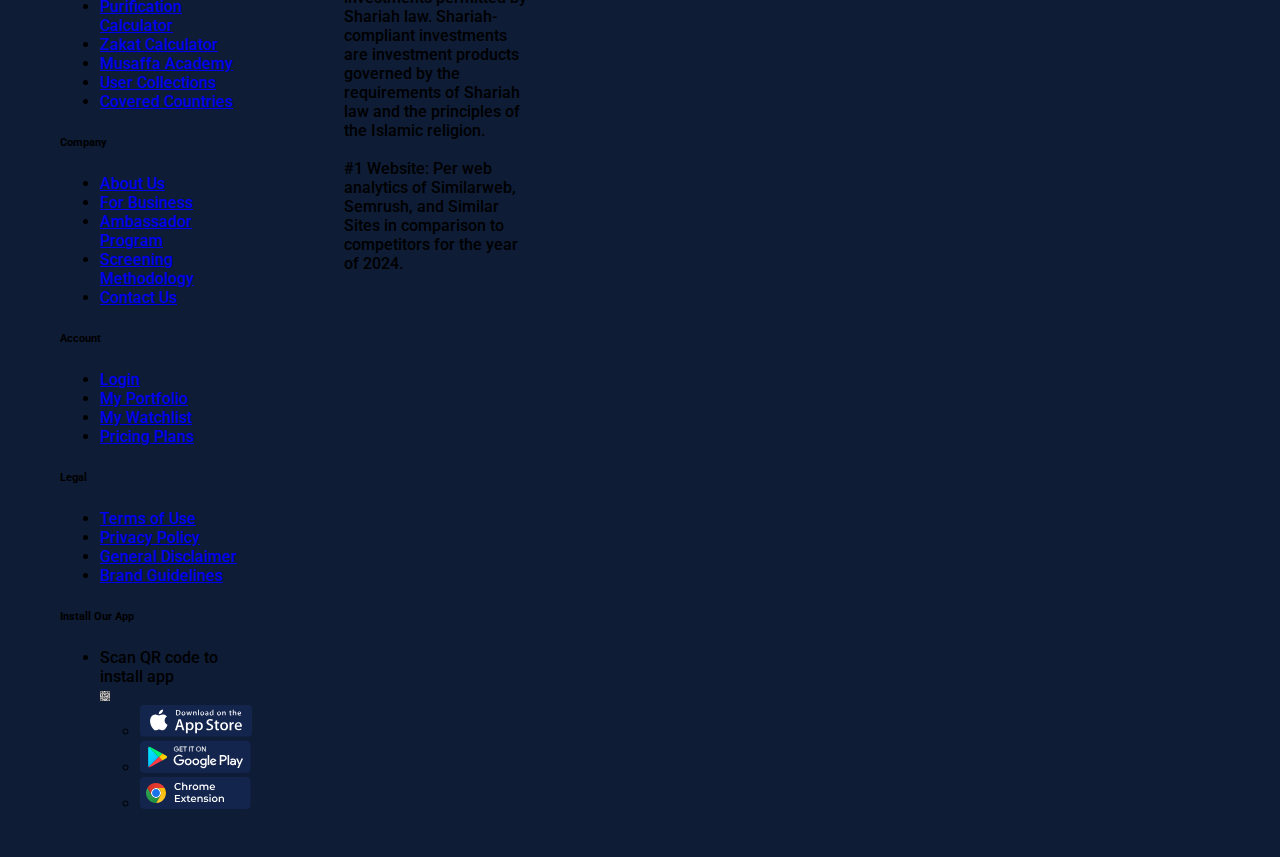
<file: business.html>
<!DOCTYPE html>
<html lang="en">
<head>
    <meta charset="UTF-8">
    <meta name="viewport" content="width=device-width, initial-scale=1.0">
    <title>Musaffa</title>
    <link rel="stylesheet" href="style.css">

    <!-- Swiper CSS -->
    <link rel="stylesheet" href="https://cdn.jsdelivr.net/npm/swiper@10/swiper-bundle.min.css"/>

    <!-- Font Awesome for icons -->
    <link rel="stylesheet" href="https://cdnjs.cloudflare.com/ajax/libs/font-awesome/6.5.0/css/all.min.css" integrity="sha512-..." crossorigin="anonymous" referrerpolicy="no-referrer" />

    <!-- Google Fonts -->
    <link rel="preconnect" href="https://fonts.googleapis.com">
    <link rel="preconnect" href="https://fonts.gstatic.com" crossorigin>
    <link href="https://fonts.googleapis.com/css2?family=Roboto:ital,wght@0,100..900;1,100..900&display=swap" rel="stylesheet">
  
</head>
<body>
  <nav class="navbar">
    <!-- Left: Logo -->
     <a href="index.html"><img src="images/musaffa-logo-white.png" alt=""></a>

    <!-- Center: Navigation + Search -->
    <div class="nav-center">
      <ul class="nav-links">
        <li><a href="business.html">For Business</a></li>
        <li>
          <a href="#">About Us <i class="fas fa-caret-down"></i></a>
          <div class="dropdown">
            <a href="#">About Us</a>
            <a href="#">Screen Methodology</a>
            <a href="#">Ambassador Program</a>
          </div>
        </li>
        <li><a href="#">Investor Relations</a></li>

      </ul>

      <!-- <div class="search-bar">
        <i class="fas fa-search"></i>
        <input type="text" placeholder="Search...">
      </div> -->
    </div>

    <div class="actions">
          <a href="#" class="btn-discount"> <img src="images/premium-gold.svg" alt="">Get 33% off</a>
          <a href="#" class="btn-login">Sign in</a>
          <a href="#" class="btn-logout">Free Sign Up</a>
    </div>
  </nav>

<main class="business-page">
  <section class="business-banner">
      <div class="first-text">
          <span>Start your halal investment journey!</span>
      </div>
      <h3>Unlock the <span style="color: #1bad4e;">Shariah Universe</span> <br>Like Never Before</h3>
      <p>
          Tap into the USD 4 trillion global Islamic finance market with Musaffa. With access <br>
          to Shariah Compliance of over 120,000 stocks & ETFs across 70+ global exchanges, <br>
          we provide the most comprehensive screening solutions to help you capitalize on <br>
          halal investment opportunities.
      </p>
      <div class="btn">
          <button class="demo">
            <img src="images/play-button.png" alt="" width="20px">
            <span>request a demo</span>
          </button>
          <button class="schedule">
            <img src="images/calendar.png" alt="">
            <span>schedule a call today</span>
          </button>
      </div>

      <div class="end-content">
          <div class="content">
            <div class="icon">
              <img src="images/hero-icon-1.png" alt="">
            </div>
            <div class="text">
              <b>120000+</b>
              <span>Covered Stocks & ETFs</span>
            </div>
          </div>

          <div class="content">
            <div class="icon">
              <img src="images/hero-icon-2.png" alt="">
            </div>
            <div class="text">
              <b>70+</b>
              <span>Global Exchanges</span>
            </div>
          </div>
      </div>
  </section>

  <section class="supported-brokerages">
    <h2>Supported Brokerages</h2>

    <div class="image-slider">

    </div>
  </section>

  <!-- <section class="why-musaffa">
    <div class="why-musaffa-content">
      <h2>Why Musaffa?</h2>

      <div class="middle-container">
        <img src="images/middle-line.jpeg" alt="">
      </div>

      <div class="why-musaffa-column_1">
        <div class="why-musaffa-row-image">
          <img src="images/why-2.png" alt="">
        </div>
      </div>

      <div class="why-musaffa-column_2">
        <div class="why-musaffa-row-text">
          <div class="why-musaffa-row-text-content">
            <span>02</span>
            <h2>Proprietary Shariah Compliance Methodology</h2>
            <p>
              Worried about ensuring Shariah compliance? We've got you covered with our <b>certified, proprietary methodology</b> 
              that ranks stocks and ETFs with precision. No more guesswork or manual checks - we handle the screening so you 
              can focus on investments that comply with Shariah principles.
            </p>
          </div>
        </div>
      </div>
    </div>
  </section> -->

  <section class="key-features">
    <div class="key-features-content">
      <h2>Key Features</h2>

      <div class="key-features-grid">
        <div class="key-features-card">
          <img src="images/key-feature-1.png" alt="">
          <h6>Scalable for Growth</h6>
          <p>
            Musaffa’s API is designed to grow with your business, providing a flexible, scalable solution 
            that caters to both small startups and large enterprises. As your needs expand, Musaffa adapts 
            seamlessly, offering tailored solutions that evolve alongside your company.
          </p>
        </div>

        <div class="key-features-card">
          <img src="images/key-feature-2.png" alt="">
          <h6>Seamless API Integration</h6>
          <p>
            Musaffa's API <b>integrates seamlessly with your existing systems</b>, offering flexible data delivery 
            through APIs and WebSockets. It's a fast, secure solution and can be tailored to your specific needs.
          </p>
        </div>

        <div class="key-features-card">
          <img src="images/key-feature-3.png" alt="">
          <h6>Customizable Screening Criteria</h6>
          <p>
            Our platform offers a wide range of Shariah-compliant screening options, 
            ensuring that your investment portfolio aligns with Islamic principles.
          </p>
        </div>
      </div>
    </div>
  </section>

  <section class="transparent-packages">
    <div class="transparent-packages-content">
      <h2>Transparent Packages</h2>
      <p>
        Our packages are tailored to meet the needs of businesses <br>
at various stages of growth, offering scalable solutions that adapt to your specific requirements.</p>
      <div class="buttons">
        <button class="transparent-packages-btn gradient-btn">STOCKs</button>
        <button class="transparent-packages-btn border-btn">ETFs</button>
      </div>
    </div>

    <div class="packages-container">
      <article class="package-card-container">
        <header class="package-header">  
          <span>MUSAFFA</span>
          <h4>Starter</h4>
        </header>

        <ul class="package-feature-list">
          <li class="feature-list-item">
            <img src="images/tick-icon.png" alt="">
            <span>Access to any ONE global market of your choice (Excluding US, UK, and Canada)</span>
          </li>
          <li class="feature-list-item">
            <img src="images/tick-icon.png" alt="">
            <span>Shariah compliance rankings for all Halal stocks based on proprietary methodology</span>
          </li>
          <li class="feature-list-item">
            <img src="images/tick-icon.png" alt="">
            <span>Webhooks notification on compliance status changes</span>
          </li>
          <li class="feature-list-item border-none" style="border: none;">
            <img src="images/tick-icon.png" alt="">
            <span>10,000 API calls per month</span>
          </li>
        </ul>
      </article>

      <article class="package-card-container">
        <header class="package-header pro">  
          <span>MUSAFFA</span>
          <h4>Pro</h4>
        </header>

        <ul class="package-feature-list">
          <li class="feature-list-item">
            <img src="images/tick-icon.png" alt="">
            <span>Access to any THREE global markets of your choice</span>
          </li>
          <li class="feature-list-item">
            <img src="images/tick-icon.png" alt="">
            <span>Detailed compliance screening results for all stocks</span>
          </li>
          <li class="feature-list-item">
            <img src="images/tick-icon.png" alt="">
            <span>Shariah compliance rankings for all Halal stocks based on proprietary methodology</span>
          </li>
          <li class="feature-list-item border-none" style="border: none;">
            <img src="images/tick-icon.png" alt="">
            <span>10,000 API calls per month</span>
          </li>
        </ul>
      </article>

      <article class="package-card-container">
        <header class="package-header premium">  
          <span>MUSAFFA</span>
          <h4>Premium</h4>
        </header>

        <ul class="package-feature-list">
          <li class="feature-list-item">
            <img src="images/tick-icon.png" alt="">
            <span>Access to ALL covered markets and exchanges</span>
          </li>
          <li class="feature-list-item">
            <img src="images/tick-icon.png" alt="">
            <span>Detailed compliance screening results for all stocks</span>
          </li>
          <li class="feature-list-item">
            <img src="images/tick-icon.png" alt="">
            <span>Shariah compliance rankings for all Halal stocks based on proprietary methodology</span>
          </li>
          <li class="feature-list-item">
            <img src="images/tick-icon.png" alt="">
            <span>Unlimited API calls per month</span>
          </li>
          </li>
          <li class="feature-list-item">
            <img src="images/tick-icon.png" alt="">
            <span>Zakat calculator</span>
          </li>
          <li class="feature-list-item" style="border: none;">
            <img src="images/tick-icon.png" alt="">
            <span>Purification calculator</span>
          </li>
        </ul>
      </article>
    </div>
  </section>

  <section class="consultation">
    <div class="container">
      <div class="consultation-content">
        <h2>Looking for a custom solution?</h2>
        <p>Get everything in premium & build a tailored solution for your team.</p>
        <button class="consultation-btn">
          <img src="images/calendar-white.png" alt="">
          <span>schedule a call</span>
        </button>
        <a href="#">Request A Demo</a>
      </div>
    </div>
  </section>

  <section class="cta">
    <div class="container">
      <div class="cta-content">
        <h2>Get Started Today</h2>
        <p>
          Join the ranks of businesses that trust Musaffa for their Shariah-compliant investments. Request a demo <br>
today and see how Musaffa's API can help you lead in your respective industry.
        </p>

        <div class="btn">
          <button class="demo">
            <img src="images/play-button.png" alt="" width="20px">
            <span>request a demo</span>
          </button>
          <button class="schedule">
            <img src="images/calendar.png" alt="">
            <span>schedule a call today</span>
          </button>
      </div>
      </div>
    </div>
  </section>
</main>


<footer>
      <section class="footer">
        <div class="container">
            <div class="footer-col">
              <h6 id="heading">Quick Links</h6>
              <ul>
                <li><a href="#">Stock Screener</a></li>
                <li><a href="#">ETF Screener</a></li>
                <li><a href="#">Super Investors</a></li>
                <li><a href="#">Purification Calculator</a></li>
                <li><a href="#">Zakat Calculator</a></li>
                <li><a href="#">Musaffa Academy</a></li>
                <li><a href="#">User Collections</a></li>
                <li><a href="#">Covered Countries</a></li>
              </ul>
            </div>

            <div class="footer-col">
              <h6 id="heading">Company</h6>
              <ul>
                <li><a href="#">About Us</a></li>
                <li><a href="business.html">For Business</a></li>
                <li><a href="#">Ambassador Program</a></li>
                <li><a href="#">Screening Methodology</a></li>
                <li><a href="#">Contact Us</a></li>
              </ul>
            </div>

            <div class="footer-col">
              <h6 id="heading">Account</h6>
              <ul>
                <li><a href="#">Login</a></li>
                <li><a href="#">My Portfolio</a></li>
                <li><a href="#">My Watchlist</a></li>
                <li><a href="#">Pricing Plans</a></li>
              </ul>
            </div>

            <div class="footer-col">
              <h6 id="heading">Legal</h6>
              <ul>
                <li><a href="#">Terms of Use</a></li>
                <li><a href="#">Privacy Policy</a></li>
                <li><a href="#">General Disclaimer</a></li>
                <li><a href="#">Brand Guidelines</a></li>
              </ul>
            </div>

            <div class="footer-col">
              <h6 id="heading">Install Our App</h6>
              <ul>
                <li>Scan QR code to install app</li>
                <div class="external-links">
                  <div class="right-col">
                    <img src="images/qr-code.png" alt="" width="10px">
                  </div>

                  <div class="left-col">
                    <ul>
                      <li><a href="#"><img src="images/footer-ios-app.svg" alt=""></a></li>
                      <li><a href="#"><img src="images/footer-gplay.svg" alt=""></a></li>
                      <li><a href="#"><img src="images/footer-chrome-ext.svg" alt=""></a></li>
                    </ul>
                  </div>
                </div>
              </ul>
            </div>
        </div>
        
        <div class="footer-info">
          <div class="line"></div>
          <p>
            The term halal, when applied to investments, is subject to multiple interpretations. We define halal investments as investments permitted by Shariah law. Shariah-compliant investments are investment products governed by the requirements of Shariah law and the principles of the Islamic religion. <br><br>
            #1 Website: Per web analytics of Similarweb, Semrush, and Similar Sites in comparison to competitors for the year of 2024.
          </p>
          <div class="line"></div>
        </div>

        <div class="copyrights">
          <div class="copyrights-text">
            <img src="images/dmca-badge.png" alt="">
            <p> &#169; 2025 Musaffa | All rights reserved.</p>
          </div>

          <div class="social-icons">
            <a href="#"><i class="fa-brands fa-linkedin"></i></a>
            <a href="#"><i class="fa-brands fa-facebook"></i></a>
            <a href="#"><i class="fa-brands fa-x-twitter"></i></a>
            <a href="#"><i class="fa-brands fa-instagram"></i></a>
            <a href="#"><i class="fa-brands fa-youtube"></i></a>
          </div>
        </div>
      </section>
    </footer>

    <!-- Swiper JS -->
    <!-- <script src="https://cdn.jsdelivr.net/npm/swiper@10/swiper-bundle.min.js"></script>
    <script>
        const swiper = new Swiper(".mySwiper", {
            loop: true,
            autoplay: {
            delay: 5000,
            disableOnInteraction: false,
            },
            pagination: {
            el: ".swiper-pagination",
            clickable: true,
            },
            navigation: {
            nextEl: ".swiper-button-next",
            prevEl: ".swiper-button-prev",
            },
        });
    </script> -->

    

    <script src="script.js"></script>
</body>
</html>
</file>
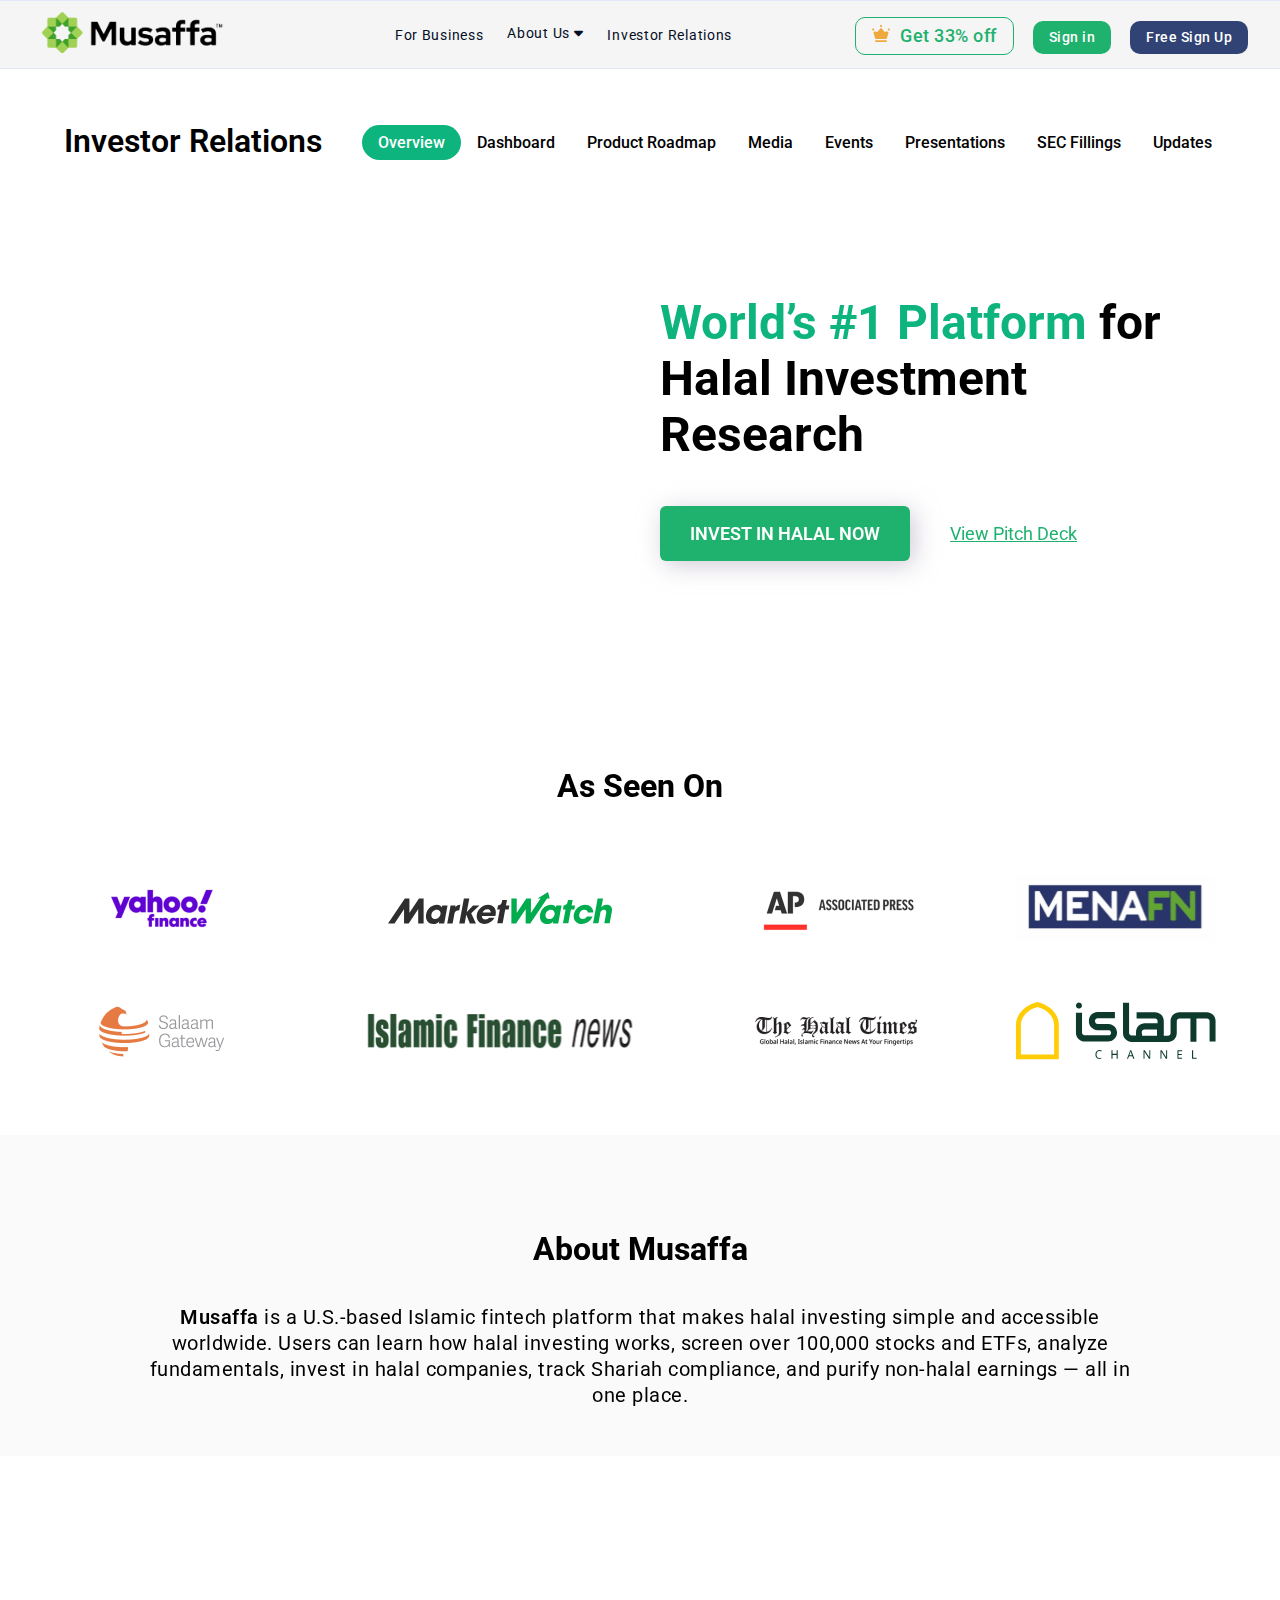
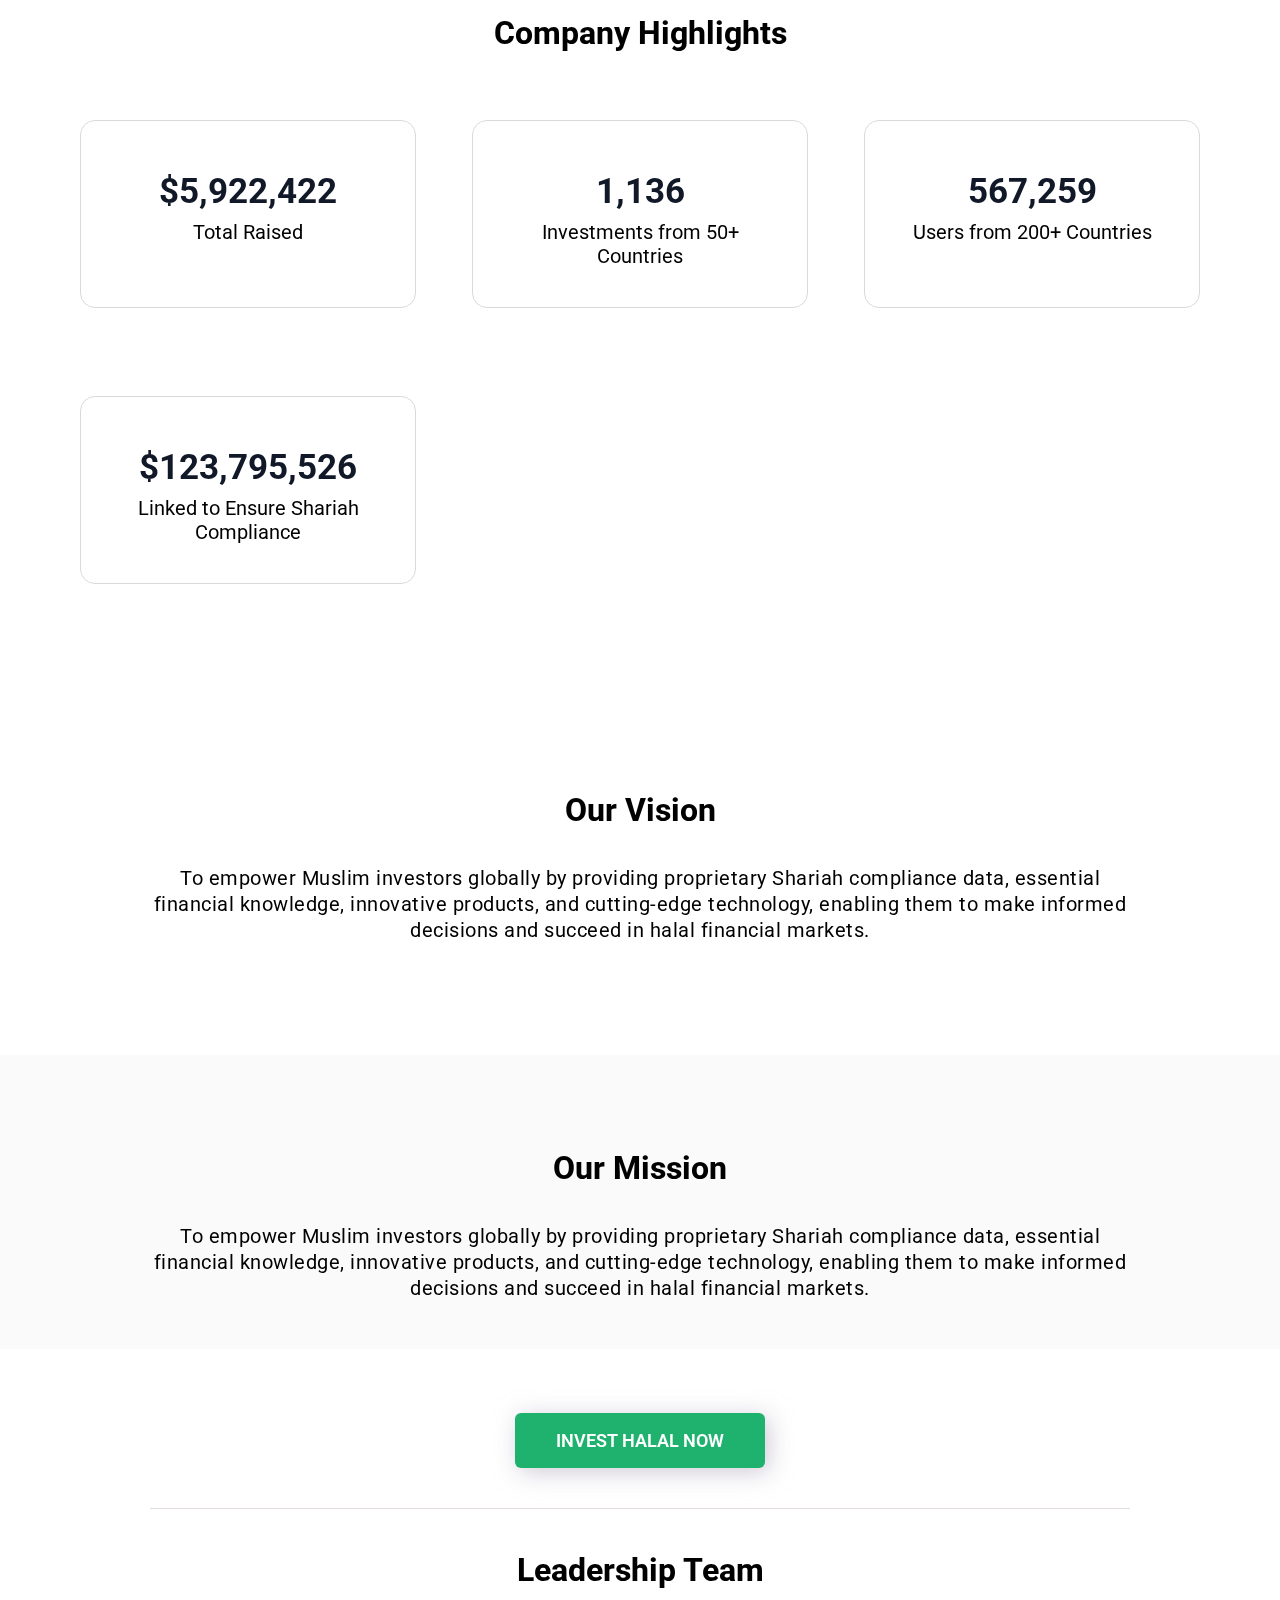
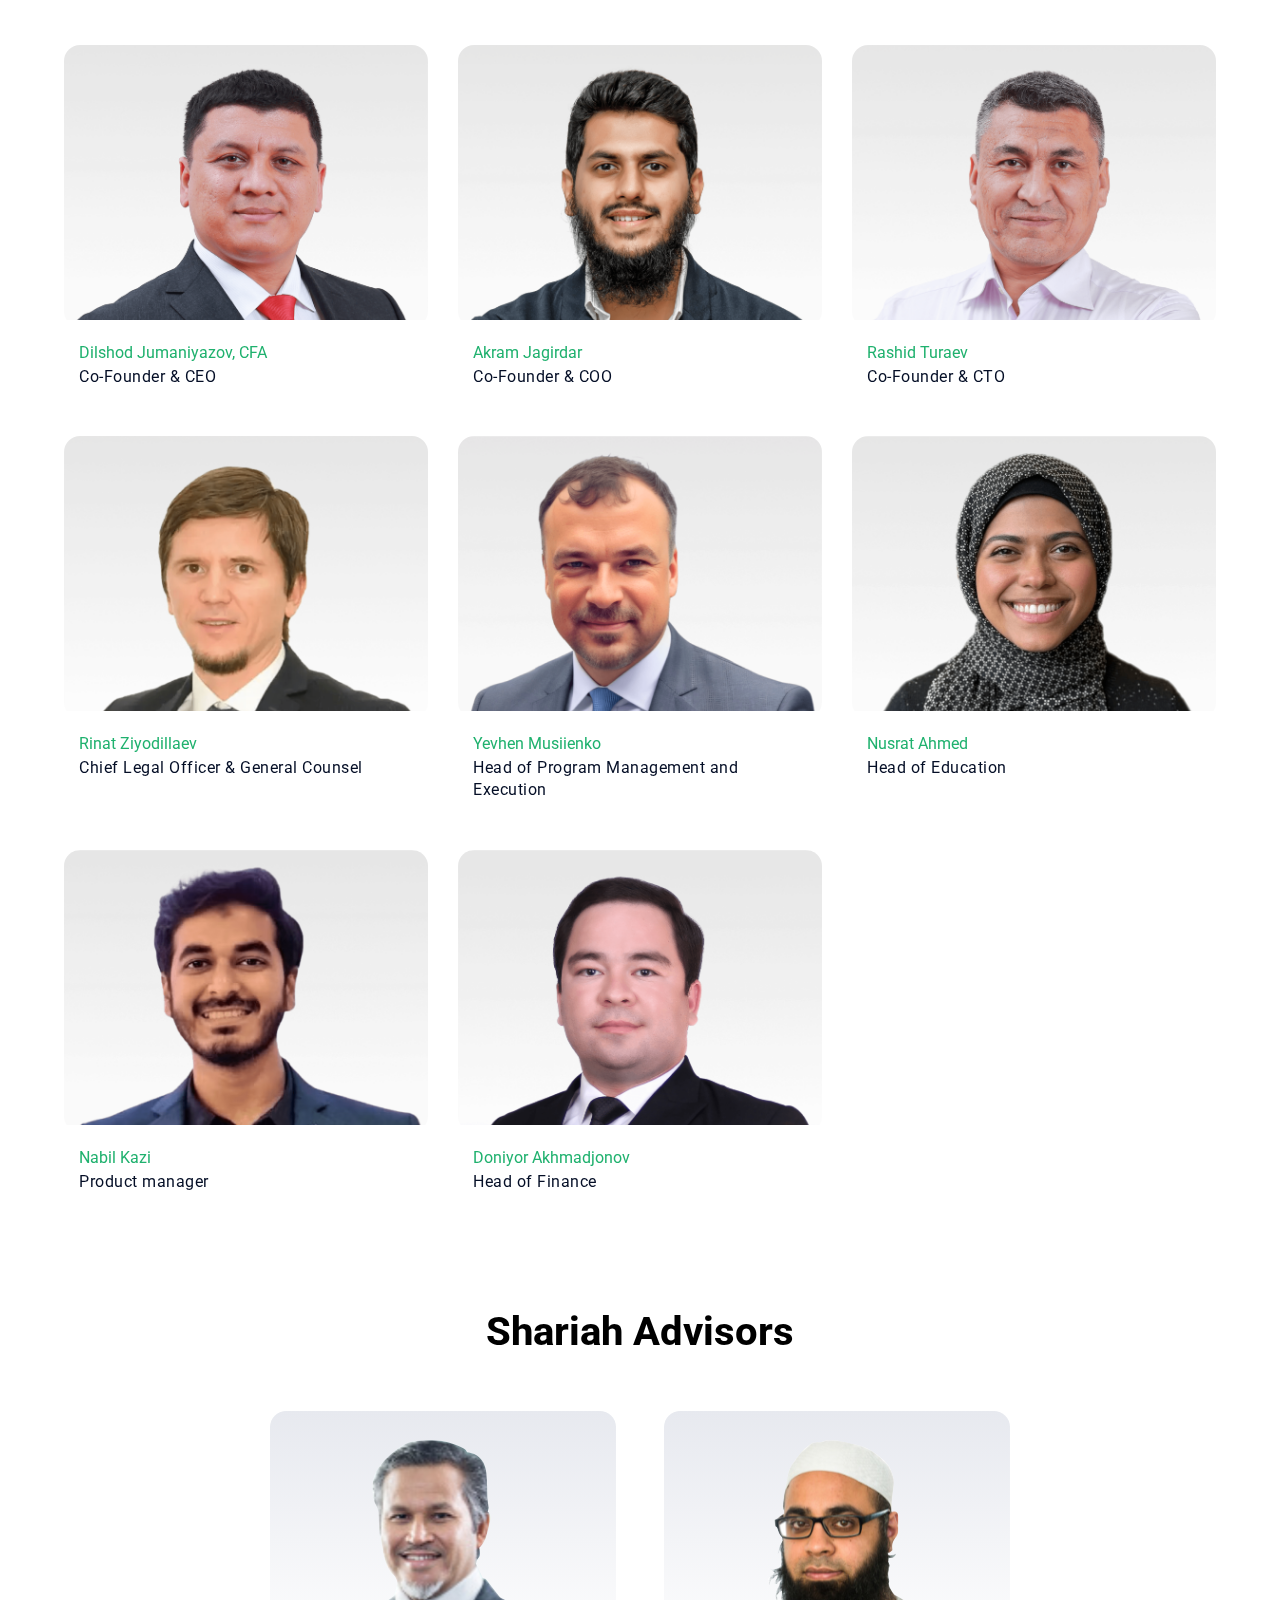
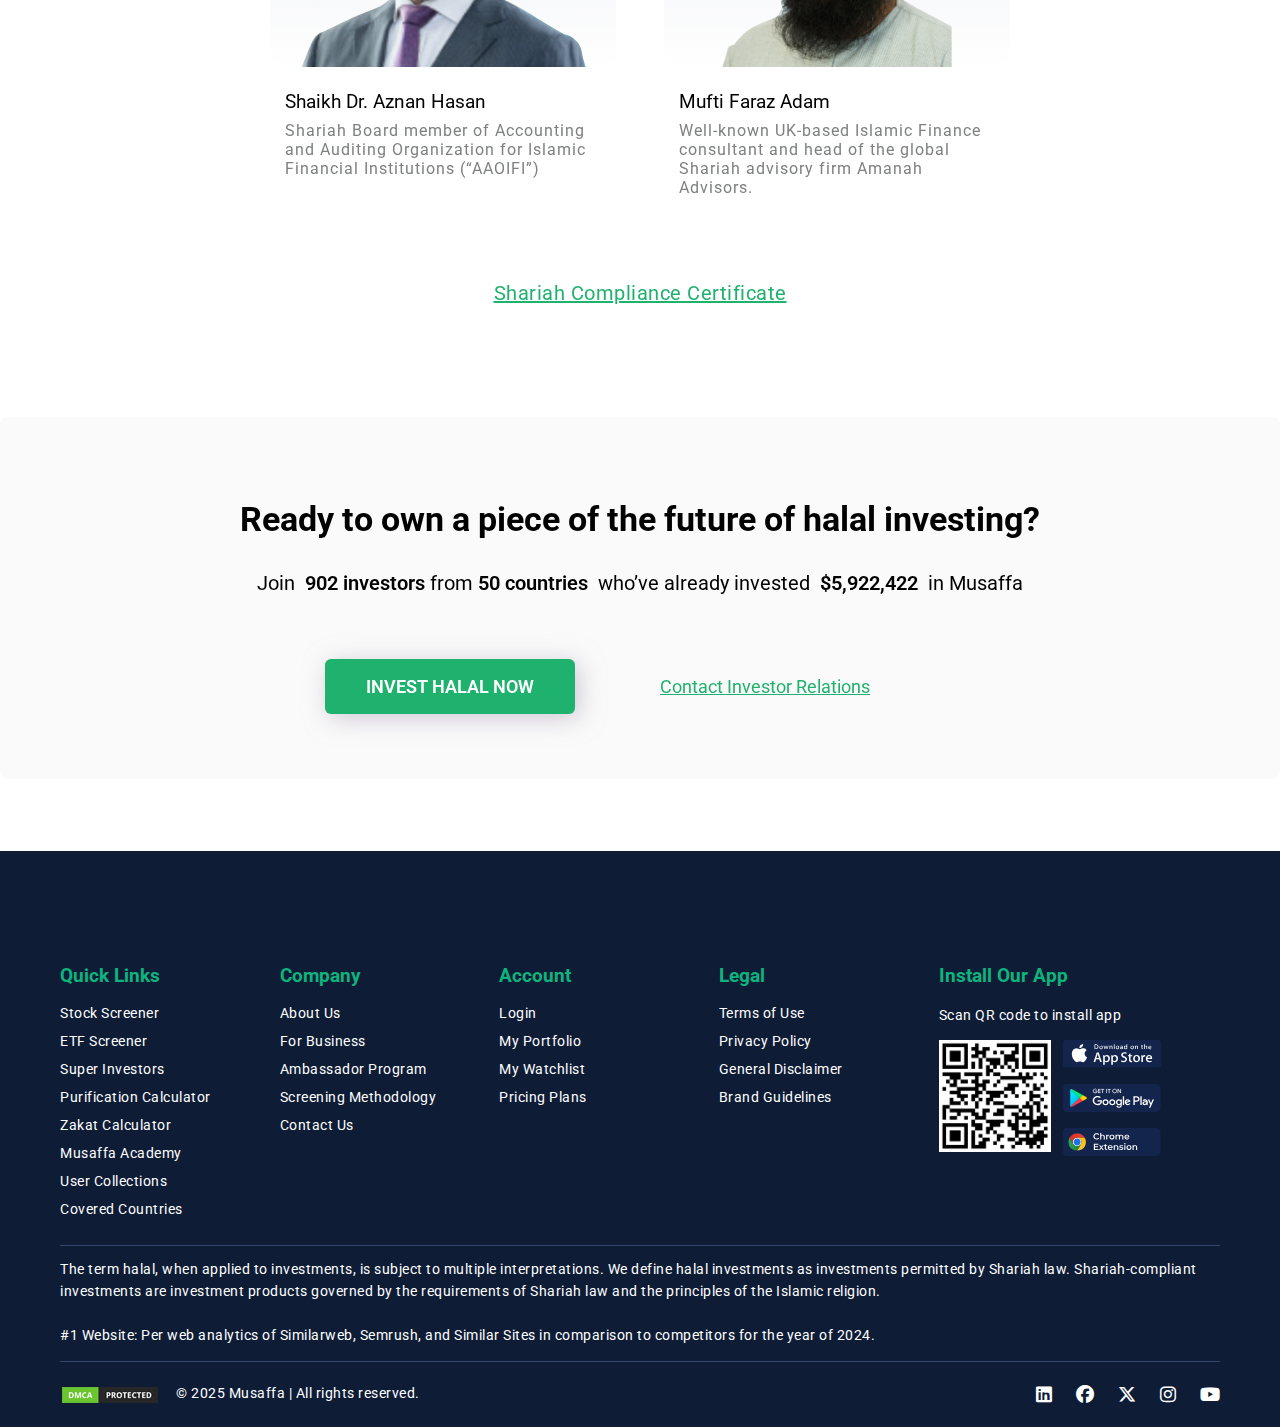
<file: investor-relations.html>
<!DOCTYPE html>
<html lang="en">
<head>
    <meta charset="UTF-8">
    <meta name="viewport" content="width=device-width, initial-scale=1.0">
    <title>Musaffa</title>
    <link rel="stylesheet" href="style.css">

    <!-- Swiper CSS -->
    <link rel="stylesheet" href="https://cdn.jsdelivr.net/npm/swiper@10/swiper-bundle.min.css"/>

    <!-- Font Awesome for icons -->
    <link rel="stylesheet" href="https://cdnjs.cloudflare.com/ajax/libs/font-awesome/6.5.0/css/all.min.css" integrity="sha512-..." crossorigin="anonymous" referrerpolicy="no-referrer" />

    <!-- Google Fonts -->
    <link rel="preconnect" href="https://fonts.googleapis.com">
    <link rel="preconnect" href="https://fonts.gstatic.com" crossorigin>
    <link href="https://fonts.googleapis.com/css2?family=Roboto:ital,wght@0,100..900;1,100..900&display=swap" rel="stylesheet">
  
</head>
<body>
  <div class="custom-wrapper">
    <nav class="navbar">
    <!-- Left: Logo -->
     <div class="menu-links">
      <img class="icon-menu" src="images/iconMenu.svg" alt="">
      <div class="logo">
        <a id="logo-black" href="index.html"><img src="images/musaffa-logo-black.png" alt=""></a>
        <a id="logo-white" href="index.html"><img src="images/musaffa-logo-white.webp" alt=""></a>
      </div>
     </div>
     
    <!-- Center: Navigation + Search -->
    <div class="nav-center">
      <ul class="nav-links">
        <li><a href="business.html">For Business</a></li>
        <li id="nav-page">
          About Us <i class="fas fa-caret-down"></i>
          <div class="dropdown">
            <a href="about-us.html">About Us</a>
            <a href="screen-methodology.html">Screen Methodology</a>
            <a href="ambassador-program.html">Ambassador Program</a>
          </div>
        </li>
        <li><a href="investor-relations.html">Investor Relations</a></li>

      </ul>

      <!-- <div class="search-bar">
        <i class="fas fa-search"></i>
        <input type="text" placeholder="Search...">
      </div> -->
    </div>

    <div class="actions">
          <a href="#" class="btn-discount"> <img src="images/premium-gold.svg" alt="">Get 33% off</a>
          <a href="https://musaffa.pro/invest/halal/login" target="_blank" class="btn-login">Sign in</a>
          <a href="https://musaffa.pro/invest/halal/register" target="_blank" class="btn-logout">Free Sign Up</a>
    </div>
  </nav>

  <div class="container">
    <header class="section-header">
      <h5>Investor Relations</h5>
      <ul class="tabs-list">
        <li class="active">Overview</li>
        <li>Dashboard</li>
        <li>Product Roadmap</li>
        <li>Media</li>
        <li>Events</li>
        <li>Presentations</li>
        <li>SEC Fillings</li>
        <li>Updates</li>
        <li>FAQs</li>
        <li>Contact</li>
      </ul>
    </header>
  </div>

  <div>
    <div>
      <div class="container">
        <section class="header">
          <div class="image-header">
            <iframe frameborder="0" allowfullscreen="" width="100%" height="372" allow="accelerometer; autoplay; clipboard-write; 
            encrypted-media; gyroscope; picture-in-picture; web-share" referrerpolicy="strict-origin-when-cross-origin" title="Invest in Musaffa 
            &amp; Own a Part of a Leading US-based Islamic Fintech Company" src="https://www.youtube.com/embed/eePMLW_cW-g?controls=1&amp;iv_load_policy=3&amp;loop=1&amp;playlist=eePMLW_cW-g&amp;rel=0&amp;autoplay=0&amp;mute=1&amp;enablejsapi=1&amp;origin=https%3A%2F%2Finvest.musaffa.com&amp;widgetid=1" 
            id="widget2" data-gtm-yt-inspected-12="true" style="border-radius: 12px;" class="ng-star-inserted"></iframe>
          </div>
          <div class="header-content">
            <h1 class="title">
               World’s #1 Platform 
               <span style="color: #000;">for Halal Investment Research</span>
            </h1>

            <div class="cta-buttons">
              <a href="https://musaffa.pro/invest/halal/register" target="_blank" class="btn btn-success">INVEST IN HALAL NOW</a>
              <a href="#" target="_blank" class="btn btn-link btn_view_pitch">View Pitch Deck</a>
            </div>
          </div>
        </section>
      </div>

      <div class="container">
        <section class="seen_as_logos">
          <h2 class="section-title">As Seen On</h2>
          <ul class="seen_as_logos_list">
            <li>
              <a href="#" target="_blank">
                <img src="images/yahoo-finance-logo.png" alt="" class="seen-as-logo">
              </a>
            </li>

            <li>
              <a href="#" target="_blank">
                <img src="images/market-watch.svg" alt="" class="seen-as-logo">
              </a>
            </li>

            <li>
              <a href="#" target="_blank">
                <img src="images/associated-press-logo.png" alt="" class="seen-as-logo">
              </a>
            </li>

            <li>
              <a href="#" target="_blank">
                <img src="images/menafn.svg" alt="" class="seen-as-logo">
              </a>
            </li>

            <li>
              <a href="#" target="_blank">
                <img src="images/salaam-gateway-logo.png" alt="" class="seen-as-logo">
              </a>
            </li>

            <li>
              <a href="#" target="_blank">
                <img src="images/islaim-finance.svg" alt="" class="seen-as-logo">
              </a>
            </li>

            <li>
              <a href="#" target="_blank">
                <img src="images/the-halal-times-logo.png" alt="" class="seen-as-logo">
              </a>
            </li>

            <li>
              <a href="#" target="_blank">
                <img src="images/islam-channel.svg" alt="" class="seen-as-logo">
              </a>
            </li>
          </ul>
        </section>
      </div>

      <section class="section about-musaffa" style="background-color: #fafafa;">
        <div class="container">
          <h2 class="section-title">About Musaffa</h2>
          <p class="section-description">
            <span style="font-weight: 600;">Musaffa</span> 
            is a U.S.-based Islamic fintech platform that makes halal investing simple and accessible worldwide. Users can learn how halal investing works, screen over 100,000 stocks and ETFs, analyze fundamentals, invest in halal companies, track Shariah compliance, and purify non-halal earnings — all in one place. 
          </p>
        </div>
      </section>

      <section class="section">
        <div class="container">
          <h2 class="section-title">Company Highlights</h2>
          <div class="highlights">
            <div class="highlight">
              <div class="value">$5,922,422</div>
              <div class="label">Total Raised</div>
            </div>

            <div class="highlight">
              <div class="value">1,136</div>
              <div class="label">Investments from 50+ Countries</div>
            </div>
            
            <div class="highlight">
              <div class="value">567,259</div>
              <div class="label">Users from 200+ Countries</div>
            </div>
            
            <div class="highlight">
              <div class="value">$123,795,526</div>
              <div class="label">Linked to Ensure Shariah Compliance</div>
            </div>
          </div>
        </div>
      </section>
    
      <section class="section">
        <div class="container">
          <h2 class="section-title">Our Vision</h2>
          <p class="section-description">
             To empower Muslim investors globally by providing proprietary Shariah compliance data, essential financial knowledge, 
             innovative products, and cutting-edge technology, enabling them to make informed decisions and succeed in halal financial markets. 
          </p>
        </div>
      </section>

      <section class="section" style="background-color: #fafafa;">
        <div class="container">
          <h2 class="section-title">Our Mission</h2>
          <p class="section-description">
             To empower Muslim investors globally by providing proprietary Shariah compliance data, essential financial knowledge, 
             innovative products, and cutting-edge technology, enabling them to make informed decisions and succeed in halal financial markets. 
          </p>
        </div>
      </section>

      <div class="container">
        <div class="cta-buttons our_mission_cta">
          <a  href="https://musaffa.pro/invest/halal/register" target="_blank" class="btn btn-success">
            INVEST HALAL NOW
          </a>
        </div>
      </div>

      <section class="team-section">
        <div class="container">
          <h1 class="section-title">Leadership Team</h1>
          <div class="team-grid">
            <div role="button" class="team-member">
              <div class="member-image">
                <img src="team/DilshodJumayazov-brown-bg.png" alt="">
              </div>
              <div class="member-info">
                <h3 class="member-name">Dilshod Jumaniyazov, CFA</h3>
                <p class="member-title">Co-Founder &amp; CEO</p>
              </div>
            </div>

            <div role="button" class="team-member">
              <div class="member-image">
                <img src="team/AkramJagirov-brown-bg.png" alt="">
              </div>
              <div class="member-info">
                <h3 class="member-name">Akram Jagirdar</h3>
                <p class="member-title">Co-Founder &amp; COO</p>
              </div>
            </div>

            <div role="button" class="team-member">
              <div class="member-image">
                <img src="team/RashidTuraev-brown-bg.png" alt="">
              </div>
              <div class="member-info">
                <h3 class="member-name">Rashid Turaev</h3>
                <p class="member-title">Co-Founder &amp; CTO</p>
              </div>
            </div>

            <div role="button" class="team-member">
              <div class="member-image">
                <img src="team/RinatZiyodillayev-brown-bg.png" alt="">
              </div>
              <div class="member-info">
                <h3 class="member-name">Rinat Ziyodillaev</h3>
                <p class="member-title">Chief Legal Officer & General Counsel</p>
              </div>
            </div>

            <div role="button" class="team-member">
              <div class="member-image">
                <img src="team/YevhenMusiienko-brown-bg.png" alt="">
              </div>
              <div class="member-info">
                <h3 class="member-name">Yevhen Musiienko</h3>
                <p class="member-title">Head of Program Management and Execution</p>
              </div>
            </div>

            <div role="button" class="team-member">
              <div class="member-image">
                <img src="team/NusratAhmed-brown-bg.png" alt="">
              </div>
              <div class="member-info">
                <h3 class="member-name">Nusrat Ahmed</h3>
                <p class="member-title">Head of Education</p>
              </div>
            </div>

            <div role="button" class="team-member">
              <div class="member-image">
                <img src="team/NabilKazi-brown-bg.png" alt="">
              </div>
              <div class="member-info">
                <h3 class="member-name">Nabil Kazi</h3>
                <p class="member-title">Product manager</p>
              </div>
            </div>

            <div role="button" class="team-member">
              <div class="member-image">
                <img src="team/DoniyorAkhmadjonov-brown-bg.png" alt="">
              </div>
              <div class="member-info">
                <h3 class="member-name">Doniyor Akhmadjonov</h3>
                <p class="member-title">Head of Finance</p>
              </div>
            </div>
          </div>
        </div>
      </section>

      <section class="team shariah-advisor investor_relations">
        <div class="container">
          <h1 class="section-title">Shariah Advisors</h1>

          <div class="team-grid">
            <div class="team-member">
              <div class="member-image">
                <img src="team/shaikhDrAznan.svg" alt="Shaikh Dr. Aznan Hasan">
              </div>
              <div class="member-info">
                <h3 class="member-name">Shaikh Dr. Aznan Hasan</h3>
                <p class="member-title" style="color: #7f8181;"> Shariah Board member of Accounting and Auditing Organization for Islamic Financial Institutions (“AAOIFI”) </p>
              </div>
            </div>
    
            <div class="team-member">
              <div class="member-image">
                <img src="team/MuftiFarazAdam.svg" alt="Shaikh Dr. Aznan Hasan">
              </div>
              <div class="member-info">
                <h3 class="member-name">Mufti Faraz Adam</h3>
                <p class="member-title" style="color: #7f8181;"> Well-known UK-based Islamic Finance consultant and head of the global Shariah advisory firm Amanah Advisors. </p>
              </div>
              </div>
            </div>
          </div>

          <div>
            <a target="_blank" href="team/Musaffa-Shariah-Compliance-Certificate.pdf" class="shariah_compliance_certificate"> Shariah Compliance Certificate </a>
          </div>
        </div>
      </section>
      
      <section class="cta-footer">
        <div class="container">
          <h3 class="cta-footer-header"> Ready to own a piece of the future of halal investing? </h3>
          <p class="cta-footer-description">
             Join&nbsp;
            <span>902 investors</span> from 
            <span>50 countries</span>
            &nbsp;who’ve already invested&nbsp;
            <span>$5,922,422</span>
            &nbsp;in Musaffa 
          </p>

          <div class="cta-buttons">
            <a href="#" target="_blank" class="btn btn-success">INVEST HALAL NOW</a>
            <a href="#" class="btn btn-link">Contact Investor Relations</a>
          </div>
        </div>
      </section>
    </div>
  </div>

  <footer>
      <section class="container">
        <nav class="footer">
          <div class="footer-col quick-links">
            <h6 class="nav-heading">Quick Links</h6>
            <ul role="list" class="links-list">
              <li><a href="#">Stock Screener</a></li>
              <li><a href="#">ETF Screener</a></li>
              <li><a href="#">Super Investors</a></li>
              <li><a href="#">Purification Calculator</a></li>
              <li><a href="#">Zakat Calculator</a></li>
              <li><a href="#">Musaffa Academy</a></li>
              <li><a href="#">User Collections</a></li>
              <li><a href="#">Covered Countries</a></li>
            </ul>
          </div>

          <div class="footer-col">
            <h6 class="nav-heading">Company</h6>
            <ul role="list" class="links-list">
              <li><a href="about-us.html">About Us</a></li>
              <li><a href="business.html">For Business</a></li>
              <li><a href="ambassador-program.html">Ambassador Program</a></li>
              <li><a href="screen-methodology.html">Screening Methodology</a></li>
              <li><a href="#">Contact Us</a></li>
            </ul>
          </div>

          <div class="footer-col">
            <h6 class="nav-heading">Account</h6>
            <ul role="list" class="links-list">
              <li><a href="#">Login</a></li>
              <li><a href="#">My Portfolio</a></li>
              <li><a href="#">My Watchlist</a></li>
              <li><a href="#">Pricing Plans</a></li>
            </ul>
          </div>

          <div class="footer-col">
            <h6 class="nav-heading">Legal</h6>
            <ul role="list" class="links-list">
              <li><a href="#">Terms of Use</a></li>
              <li><a href="#">Privacy Policy</a></li>
              <li><a href="#">General Disclaimer</a></li>
              <li><a href="#">Brand Guidelines</a></li>
            </ul>
          </div>
          
          <div class="footer-col">
            <h6 class="nav-heading">Install Our App</h6>
            <p class="scan-text">Scan QR code to install app</p>
            <div class="store-badges">
              <div class="qr-code">
                <img src="images/qr-code.png" id="display-none" alt="qr-code" class="qr-code">
              </div>

              <div class="app-store-row">
                <a href="#" target="_blank">
                  <img src="images/footer-ios-app.svg" alt="app-store-badge" class="img-fluid">
                </a>

                <a href="#" target="_blank">
                  <img src="images/footer-gplay.svg" alt="play-store-badge" class="img-fluid">
                </a>

                <a href="#" target="_blank">
                  <img src="images/footer-chrome-ext.svg" id="display-none" alt="Google Chrome Extension" class="img-fluid">
                </a>
              </div>
            </div>
          </div>
        </nav>
        
        <div class="footer-para">
          <p>
            The term halal, when applied to investments, is subject to multiple interpretations. We define halal investments as investments permitted by Shariah law. Shariah-compliant investments are investment products governed by the requirements of Shariah law and the principles of the Islamic religion. <br><br>
            #1 Website: Per web analytics of Similarweb, Semrush, and Similar Sites in comparison to competitors for the year of 2024.
          </p>
        </div>

        <div class="copyrights-wrapper">
          <div class="copyrights-text">
            <a href="#">
              <img src="images/dmca-badge.png" alt="" class="img-fluid">
            </a>
            <p> &#169; 2025 Musaffa | All rights reserved.</p>
          </div>

          <ul class="social-icons" role="list">
            <li>
              <a href="#"><i class="fa-brands fa-linkedin"></i></a>
            </li>
            <li>
              <a href="#"><i class="fa-brands fa-facebook"></i></a>
            </li>
            <li>
              <a href="#"><i class="fa-brands fa-x-twitter"></i></a>
            </li>
            <li>
              <a href="#"><i class="fa-brands fa-instagram"></i></a>
            </li>
            <li>
              <a href="#"><i class="fa-brands fa-youtube"></i></a>
            </li>
          </ul>
        </div>
      </section>
    </footer>

    <div id="sidebar" class="sidebar_menu">
      <button class="btn-menu-toggle-mobile" onclick="hideMenu()">
        <img src="images/iconMenuClose.svg" alt="" class="icon-menu">
      </button>
  
      <a href="index.html" class="sidebar-logo">
        <img src="images/musaffa-logo-white.webp" class="icon-menu" alt="">
      </a>
    
      <ul class="sidebar-navigation">
        <div class="menu-group-mobile">
          <li class="nav-item">
            <a href="#" style="color: #1CAD50;" class="nav-link">
              <img src="images/premium-gold.svg" alt="Icon">
              <span>Get 33% off</span>
            </a>
          </li>

          <li class="nav-item">
            <a href="business.html" class="nav-link">For Business</a>
          </li>
    
          <li class="nav-item">
            <a href="about-us.html" class="nav-link">About Us</a>
          </li>
          
          <li class="nav-item">
            <a href="screen-methodology.html" class="nav-link">Screen Methodology</a>
          </li>

          <li class="nav-item">
            <a href="ambassador-program.html" class="nav-link">Ambassador Program</a>
          </li>
    
          <li class="nav-item">
            <a href="investor-relations.html" class="nav-link">Investor Relations</a>
          </li>
        </div>
      </ul>        
    
      <div class="bottom-line"></div>
    </div>
  </div>
  
    <!-- Swiper JS -->
    <!-- <script src="https://cdn.jsdelivr.net/npm/swiper@10/swiper-bundle.min.js"></script>
    <script>
        const swiper = new Swiper(".mySwiper", {
            loop: true,
            autoplay: {
            delay: 5000,
            disableOnInteraction: false,
            },
            pagination: {
            el: ".swiper-pagination",
            clickable: true,
            },
            navigation: {
            nextEl: ".swiper-button-next",
            prevEl: ".swiper-button-prev",
            },
        });
    </script> -->

    <script>
      const showBtn = document.querySelector('.icon-menu');
      const sideBar = document.querySelector('.sidebar_menu');
      const hideBtn = document.querySelector('.btn-menu-toggle-mobile')

      showBtn.addEventListener('click', showMenu)

      function showMenu() {
        showBtn.classList.toggle('active');
        sideBar.classList.toggle('active');
      }

      hideBtn.addEventListener('click', hideMenu)

      function hideMenu(){
        sideBar.style.left = "-100%";
      }
    </script>
</body>
</html>
</file>
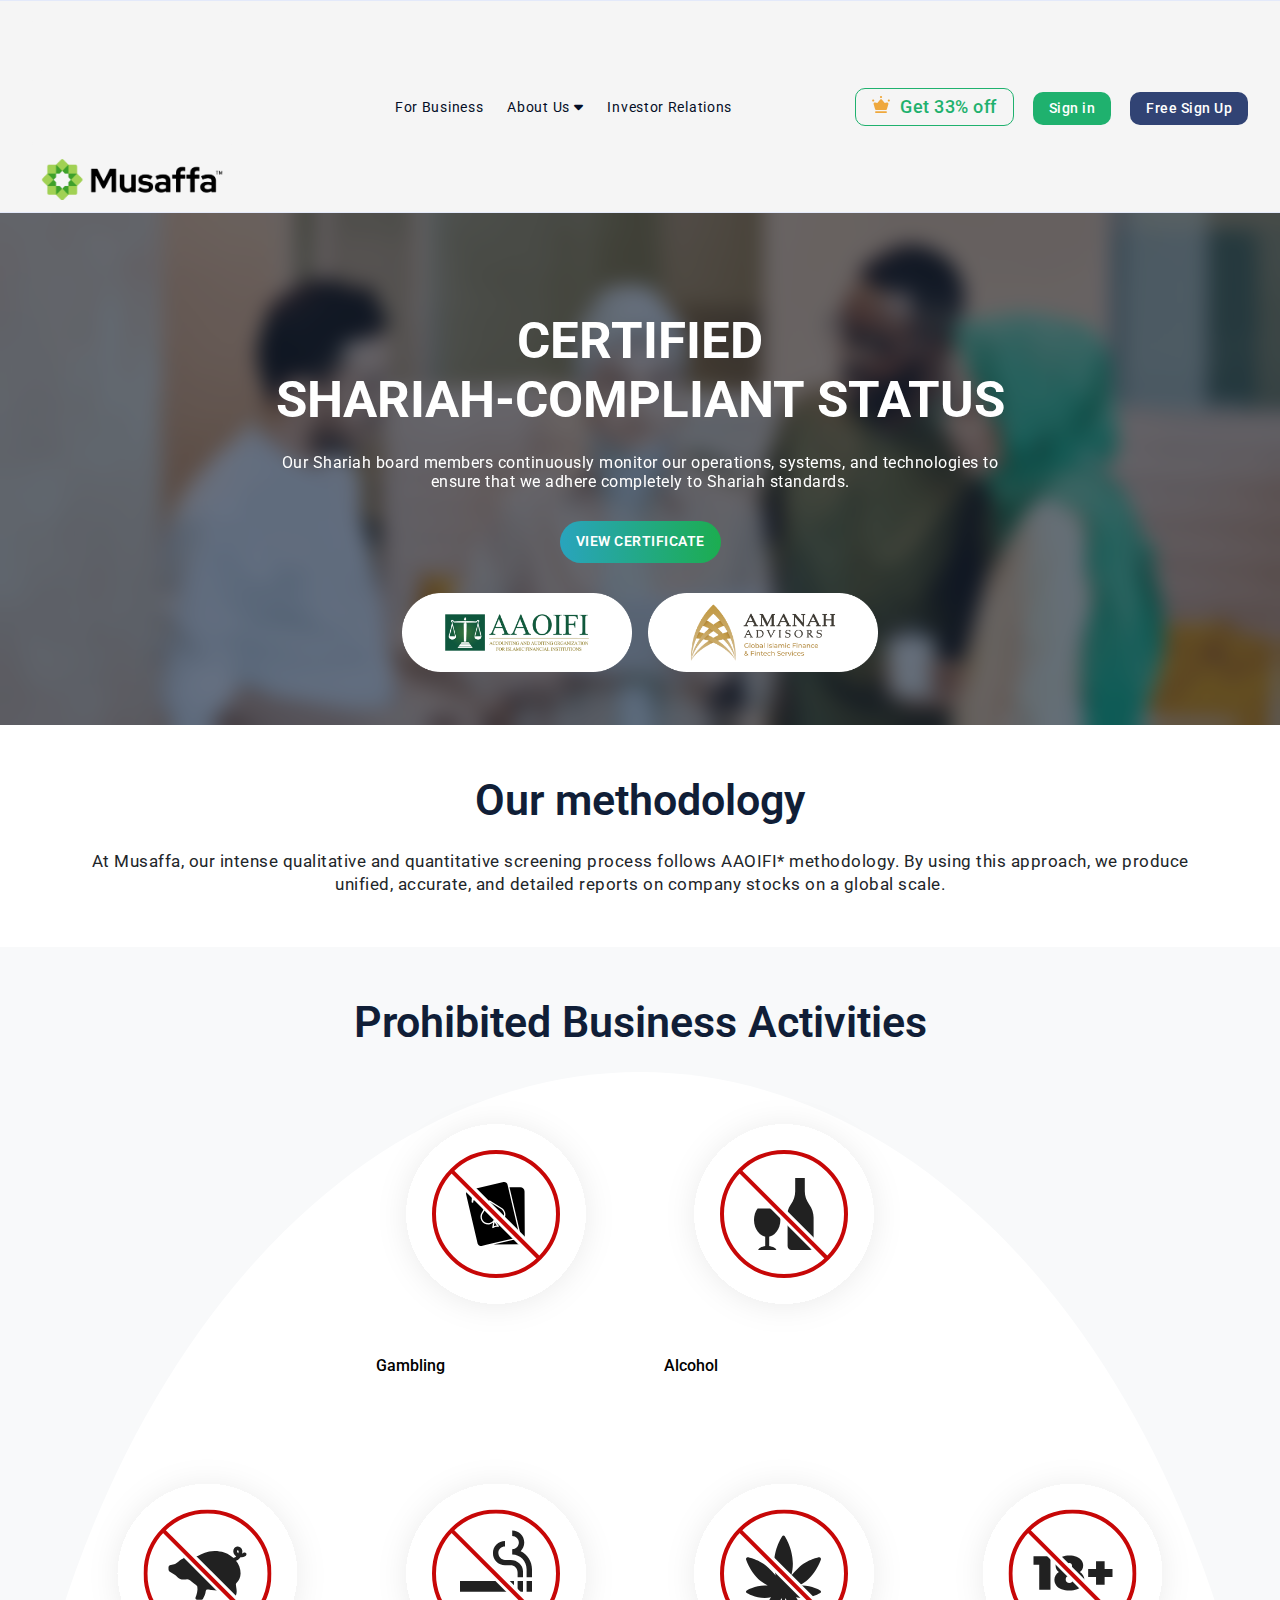
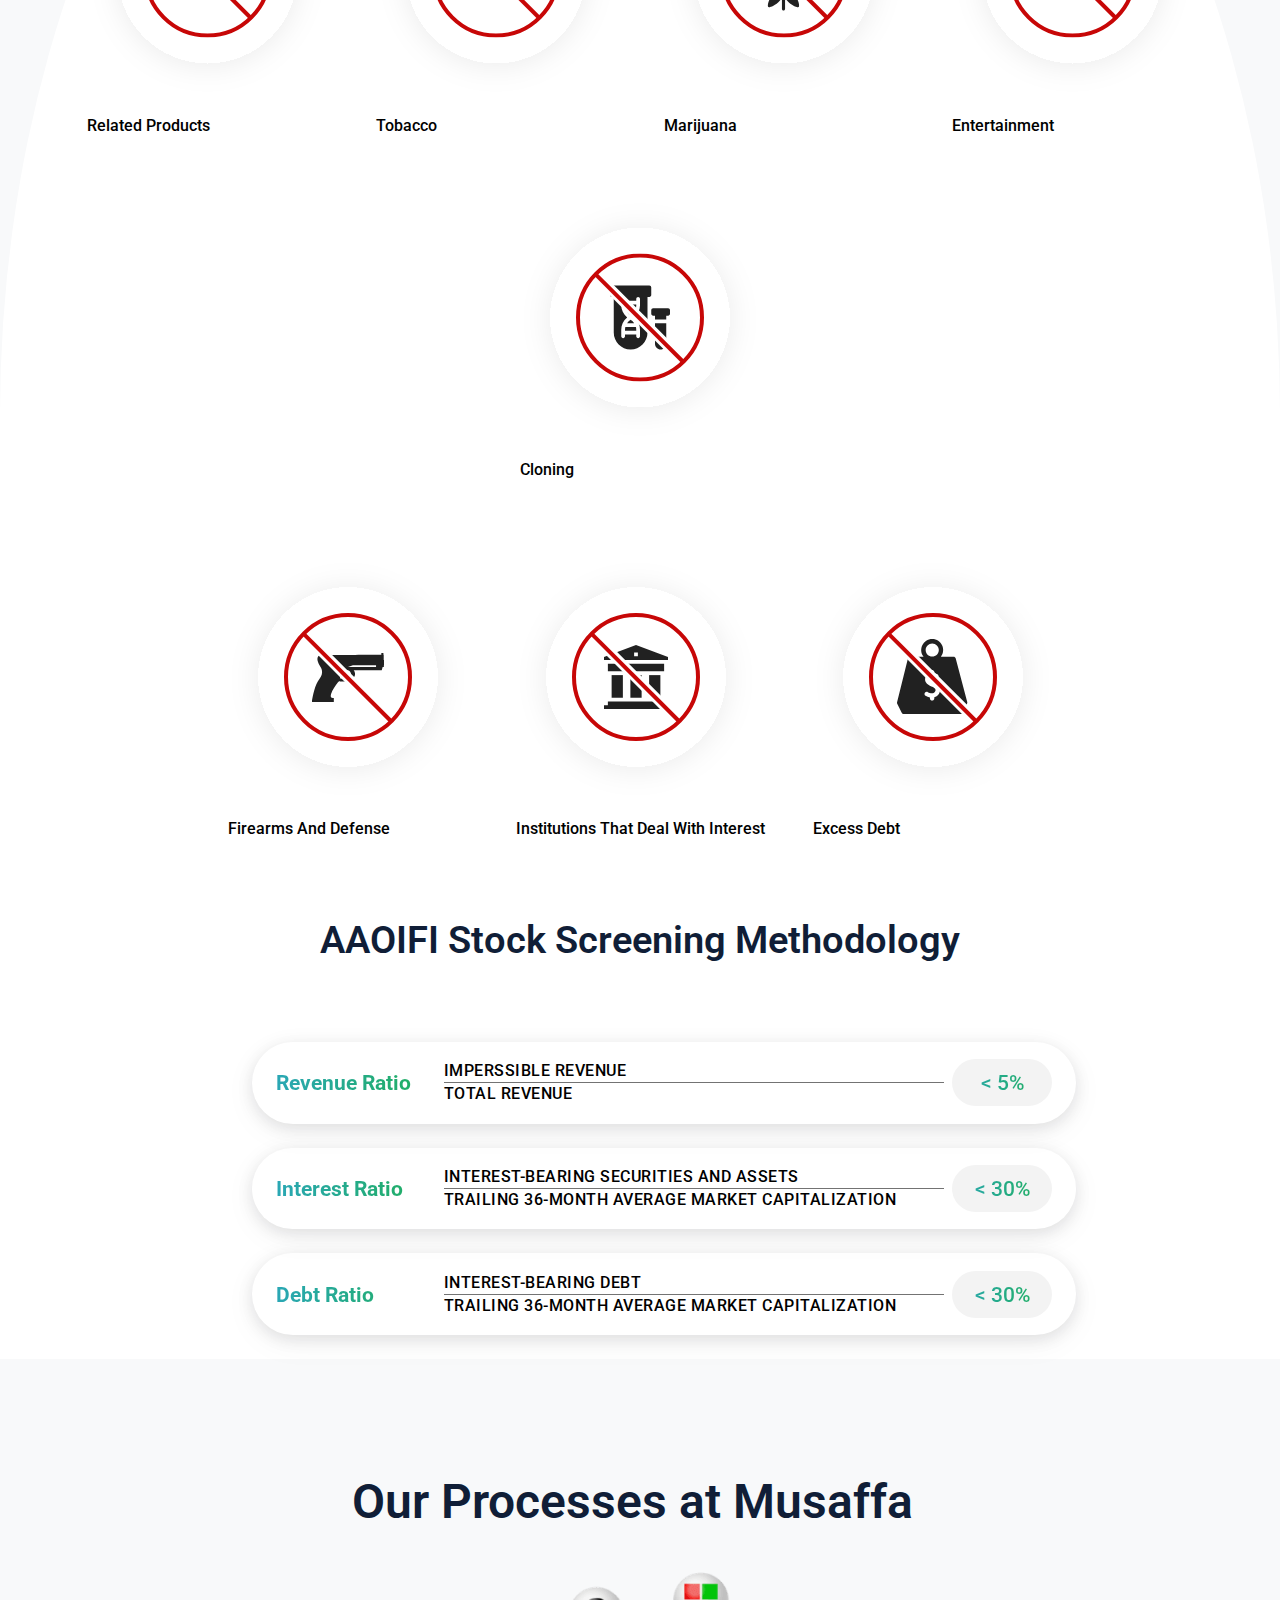
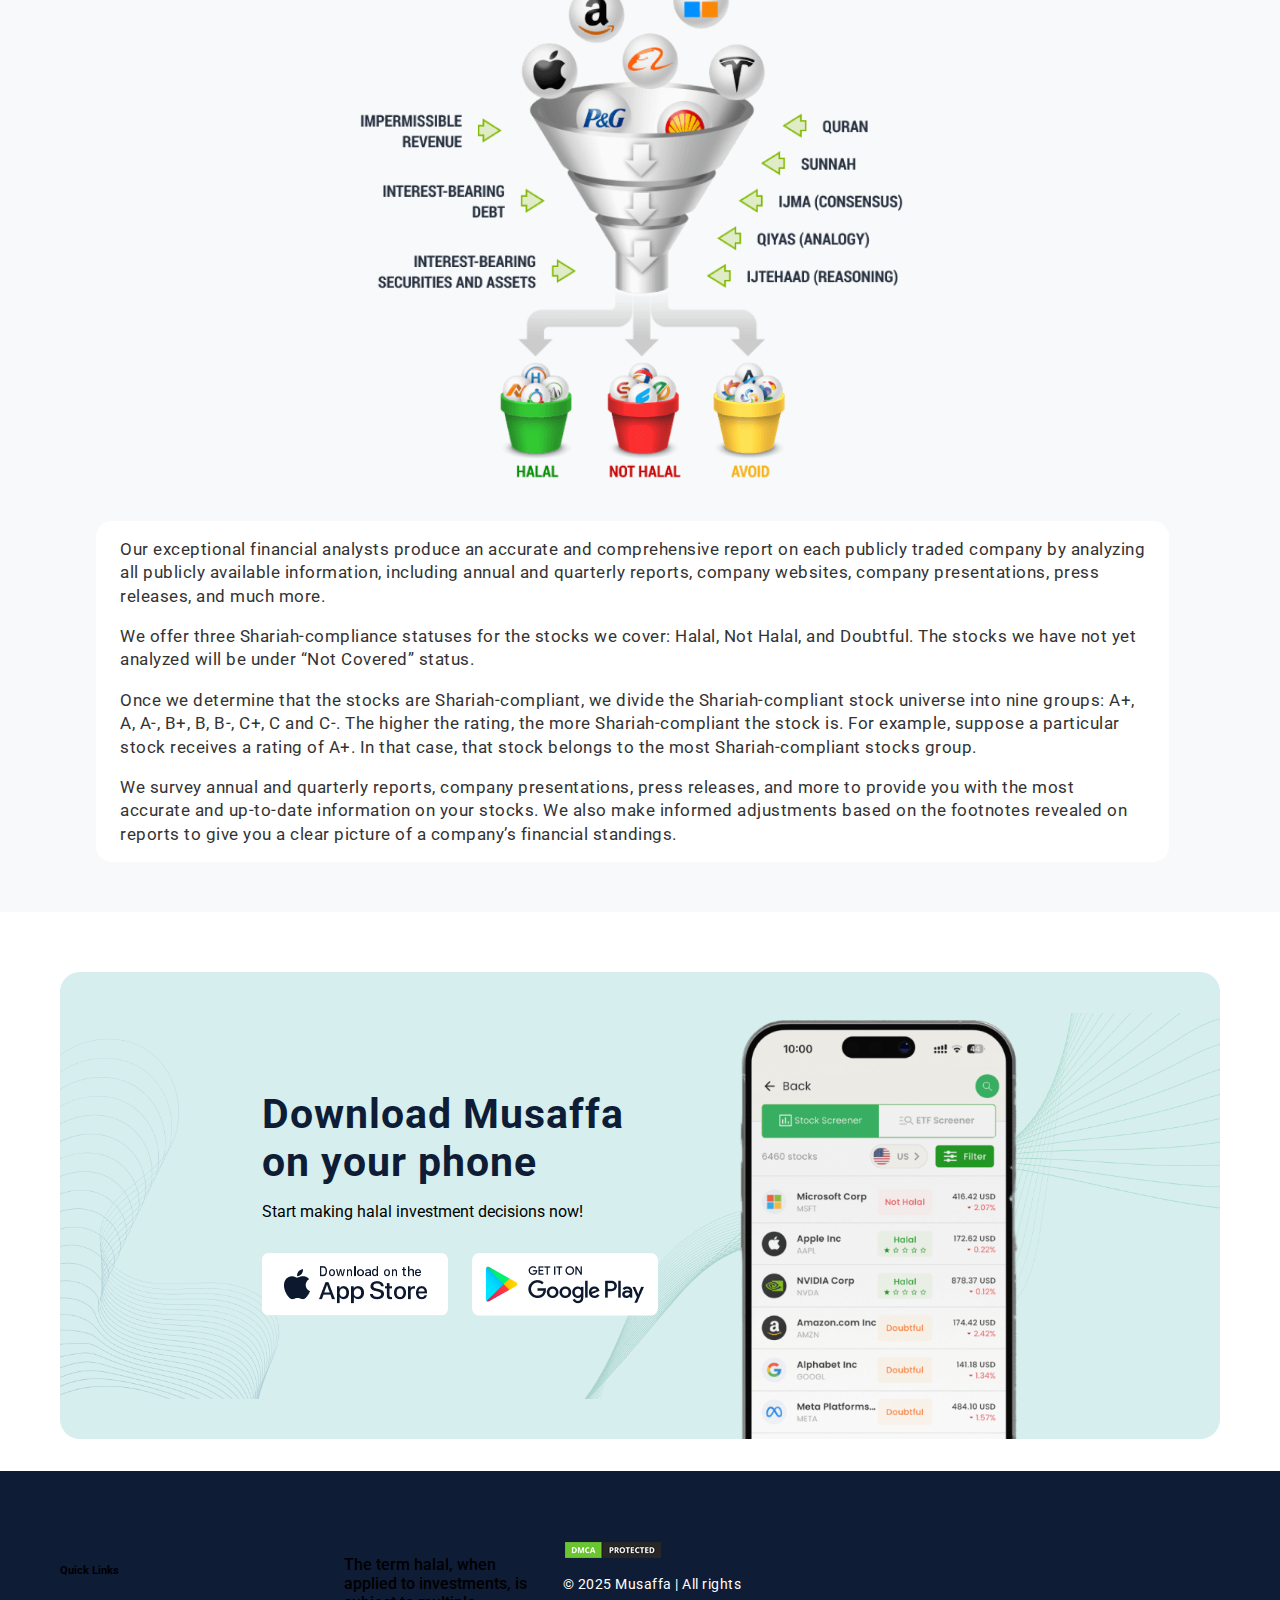
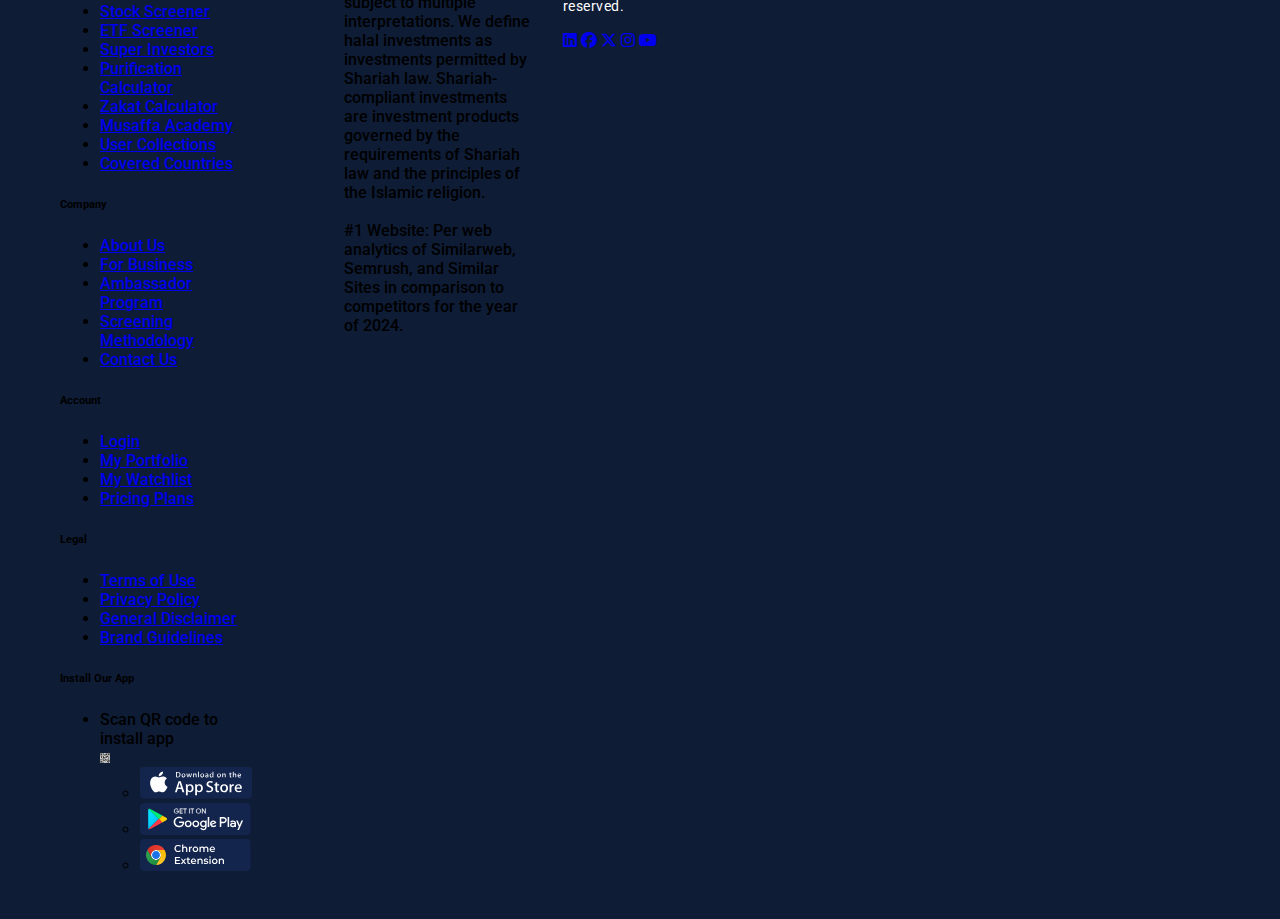
<file: screen-methodology.html>
<!DOCTYPE html>
<html lang="en">
<head>
    <meta charset="UTF-8">
    <meta name="viewport" content="width=device-width, initial-scale=1.0">
    <title>Musaffa</title>
    <link rel="stylesheet" href="style.css">

    <!-- Swiper CSS -->
    <link rel="stylesheet" href="https://cdn.jsdelivr.net/npm/swiper@10/swiper-bundle.min.css"/>

    <!-- Font Awesome for icons -->
    <link rel="stylesheet" href="https://cdnjs.cloudflare.com/ajax/libs/font-awesome/6.5.0/css/all.min.css" integrity="sha512-..." crossorigin="anonymous" referrerpolicy="no-referrer" />

    <!-- Google Fonts -->
    <link rel="preconnect" href="https://fonts.googleapis.com">
    <link rel="preconnect" href="https://fonts.gstatic.com" crossorigin>
    <link href="https://fonts.googleapis.com/css2?family=Roboto:ital,wght@0,100..900;1,100..900&display=swap" rel="stylesheet">
  
</head>
<body>
  <div class="sidebar_menu">
    
  </div>

  <nav class="navbar">
    <!-- Left: Logo -->
     <div class="menu-links">
      <img id="icon-menu" src="images/iconMenu.svg" alt="">
      <div class="logo">
        <a id="logo-black" href="index.html"><img src="images/musaffa-logo-black.png" alt=""></a>
        <a id="logo-white" href="index.html"><img src="images/musaffa-logo-white.webp" alt=""></a>
      </div>
     </div>
     
    <!-- Center: Navigation + Search -->
    <div class="nav-center">
      <ul class="nav-links">
        <li><a href="business.html">For Business</a></li>
        <li>
          <a href="#">About Us <i class="fas fa-caret-down"></i></a>
          <div class="dropdown">
            <a href="about-us.html">About Us</a>
            <a href="screen-methodology.html">Screen Methodology</a>
            <a href="ambassador-program.html">Ambassador Program</a>
          </div>
        </li>
        <li><a href="#">Investor Relations</a></li>

      </ul>

      <!-- <div class="search-bar">
        <i class="fas fa-search"></i>
        <input type="text" placeholder="Search...">
      </div> -->
    </div>

    <div class="actions">
          <a href="#" class="btn-discount"> <img src="images/premium-gold.svg" alt="">Get 33% off</a>
          <a href="#" class="btn-login">Sign in</a>
          <a href="#" class="btn-logout">Free Sign Up</a>
    </div>
  </nav>

  <main>
    <header class="header-banner blur">
        <div class="container">
            <h1>
                Certified
                <br>
                Shariah-compliant status
            </h1>
            <p>
             Our Shariah board members continuously monitor our operations, systems, and technologies to ensure that we 
             adhere completely to Shariah standards. 
            </p>
            <a href="#" class="gradient-btn">View Certificate</a>
            <div class="certificates">
                <img src="images/aaoifi-logo.png" alt="">
                <img src="images/amanah-advisor.png" alt="">
            </div>
        </div>
    </header>

    <section class="our-methodology">
      <div class="container">
        <h2>Our methodology</h2>
        <p>
          At Musaffa, our intense qualitative and quantitative screening process follows AAOIFI* methodology. By using this approach, 
          we produce unified, accurate, and detailed reports on company stocks on a global scale.
        </p>
      </div>
    </section>

    <section class="business-activities" style="background-color: #f8f9fa;">
      <div class="container">
        <h2>Prohibited Business Activities</h2>

        <div class="business-activities-inner">
          <div class="prohibitions">
            <article>
              <img src="images/icon-gaming.svg" alt="">
              <p>Gambling</p>
            </article>

            <article>
              <img src="images/icon-alcohal.svg" alt="">
              <p>Alcohol</p>
            </article>
          </div>

          <div class="prohibitions">
            <article>
              <img src="images/icon-pork.svg" alt="">
              <p>Related Products</p>
            </article>

            <article>
              <img src="images/icon-tobacco.svg" alt="">
              <p>Tobacco</p>
            </article>

            <article>
              <img src="images/icon-marijuana.svg" alt="">
              <p>Marijuana</p>
            </article>

            <article>
              <img src="images/icon-adult-entertainment.svg" alt="">
              <p>Entertainment</p>
            </article>

            <article>
              <img src="images/icon-cloning.svg" alt="">
              <p>Cloning</p>
            </article>
          </div>

          <div class="prohibitions">
            <article>
              <img src="images/icon-firearms.svg" alt="">
              <p>Firearms And Defense</p>
            </article>

            <article>
              <img src="images/icon-interest.svg" alt="">
              <p>Institutions That Deal With Interest</p>
            </article>

            <article>
              <img src="images/icon-excess-debt.svg" alt="">
              <p>Excess Debt</p>
            </article>
          </div>

          <h3>AAOIFI Stock Screening Methodology</h3>

          <div class="content">
            <article class="methodology-article">
              <h4 class="gradient-text">Revenue Ratio</h4>
              <div class="revenue">
                <p class="border-bottom">IMPERSSIBLE REVENUE</p>
                <p>TOTAL REVENUE</p>
              </div>
              <div class="rounded-pill">
                <span class="gradient-text"> < 5% </span>
              </div>
            </article>

            <article class="methodology-article">
              <h4 class="gradient-text">Interest Ratio</h4>
              <div class="revenue">
                <p class="border-bottom">INTEREST-BEARING SECURITIES AND ASSETS</p>
                <p>TRAILING 36-MONTH AVERAGE MARKET CAPITALIZATION</p>
              </div>
              <div class="rounded-pill">
                <span class="gradient-text"> < 30% </span>
              </div>
            </article>

            <article class="methodology-article">
              <h4 class="gradient-text">Debt Ratio</h4>
              <div class="revenue">
                <p class="border-bottom">INTEREST-BEARING DEBT</p>
                <p>TRAILING 36-MONTH AVERAGE MARKET CAPITALIZATION</p>
              </div>
              <div class="rounded-pill">
                <span class="gradient-text"> < 30% </span>
              </div>
            </article>
          </div>
        </div>
      </div>
    </section>

    <section class="our-processes" style="background-color: #f8f9fa;">
      <div class="container">
        <h2>Our Processes at Musaffa</h2>
        <img src="images/filter-image.png" alt="">
        <div class="paras-wrapper">
          <p>
             Our exceptional financial analysts produce an accurate and comprehensive report on each publicly traded 
             company by analyzing all publicly available information, including annual and quarterly reports, company websites, 
             company presentations, press releases, and much more. 
          </p>
          <p>
             We offer three Shariah-compliance statuses for the stocks we cover: Halal, Not Halal, and Doubtful. 
             The stocks we have not yet analyzed will be under “Not Covered” status. 
          </p>
          <p>
             Once we determine that the stocks are Shariah-compliant, we divide the Shariah-compliant stock universe into nine 
             groups: A+, A, A-, B+, B, B-, C+, C and C-. The higher the rating, the more Shariah-compliant the stock is. For 
             example, suppose a particular stock receives a rating of A+. In that case, that stock belongs to the most Shariah-compliant stocks group. 
          </p>
          <p>
             We survey annual and quarterly reports, company presentations, press releases, and more to provide you with the most 
             accurate and up-to-date information on your stocks. We also make informed adjustments based on the footnotes revealed 
             on reports to give you a clear picture of a company’s financial standings. 
          </p>
        </div>
      </div>
    </section>

    <section class="download-banner">
      <div class="container">
        <div class="banner">
          <div class="left-col">
            <h2>
              Download Musaffa
              <br>
              on your phone
            </h2>
            <p> Start making halal investment decisions now! </p>
            <div>
              <a href="#"><img src="images/app-store-badge-white-bg.png" alt=""></a>
              <a href="#"><img src="images/play-store-badge-white-bg.png" alt=""></a>
            </div>
          </div>

          <div class="mobile-image-wrapper">
            <img src="images/download-mobile-image.png" alt="">
          </div>
        </div>
      </div>
    </section>
  </main>

  <footer>
      <section class="footer">
        <div class="container">
            <div class="footer-col quick-links">
              <h6 id="heading">Quick Links</h6>
              <ul>
                <li><a href="#">Stock Screener</a></li>
                <li><a href="#">ETF Screener</a></li>
                <li><a href="#">Super Investors</a></li>
                <li><a href="#">Purification Calculator</a></li>
                <li><a href="#">Zakat Calculator</a></li>
                <li><a href="#">Musaffa Academy</a></li>
                <li><a href="#">User Collections</a></li>
                <li><a href="#">Covered Countries</a></li>
              </ul>
            </div>

            <div class="footer-col">
              <h6 id="heading">Company</h6>
              <ul>
                <li><a href="about-us.html">About Us</a></li>
                <li><a href="business.html">For Business</a></li>
                <li><a href="ambassador-program.html">Ambassador Program</a></li>
                <li><a href="screen-methodology.html">Screening Methodology</a></li>
                <li><a href="#">Contact Us</a></li>
              </ul>
            </div>

            <div class="footer-col">
              <h6 id="heading">Account</h6>
              <ul>
                <li><a href="#">Login</a></li>
                <li><a href="#">My Portfolio</a></li>
                <li><a href="#">My Watchlist</a></li>
                <li><a href="#">Pricing Plans</a></li>
              </ul>
            </div>

            <div class="footer-col">
              <h6 id="heading">Legal</h6>
              <ul>
                <li><a href="#">Terms of Use</a></li>
                <li><a href="#">Privacy Policy</a></li>
                <li><a href="#">General Disclaimer</a></li>
                <li><a href="#">Brand Guidelines</a></li>
              </ul>
            </div>
            
            <div class="footer-col">
              <h6 id="heading">Install Our App</h6>
              <ul>
                <li id="display-none">Scan QR code to install app</li>
                <div class="external-links">
                  <div class="right-col">
                    <img src="images/qr-code.png" alt="" width="10px">
                  </div>

                  <div class="left-col">
                    <ul>
                      <li><a href="#"><img src="images/footer-ios-app.svg" alt=""></a></li>
                      <li><a href="#"><img src="images/footer-gplay.svg" alt=""></a></li>
                      <li><a id="display-none" href="#"><img src="images/footer-chrome-ext.svg" alt=""></a></li>
                    </ul>
                  </div>
                </div>
              </ul>
            </div>
        </div>
        
        <div class="footer-info">
          <div class="line"></div>
          <p>
            The term halal, when applied to investments, is subject to multiple interpretations. We define halal investments as investments permitted by Shariah law. Shariah-compliant investments are investment products governed by the requirements of Shariah law and the principles of the Islamic religion. <br><br>
            #1 Website: Per web analytics of Similarweb, Semrush, and Similar Sites in comparison to competitors for the year of 2024.
          </p>
          <div class="line"></div>
        </div>

        <div class="copyrights">
          <div class="copyrights-text">
            <img src="images/dmca-badge.png" alt="">
            <p> &#169; 2025 Musaffa | All rights reserved.</p>
          </div>

          <div class="social-icons">
            <a href="#"><i class="fa-brands fa-linkedin"></i></a>
            <a href="#"><i class="fa-brands fa-facebook"></i></a>
            <a href="#"><i class="fa-brands fa-x-twitter"></i></a>
            <a href="#"><i class="fa-brands fa-instagram"></i></a>
            <a href="#"><i class="fa-brands fa-youtube"></i></a>
          </div>
        </div>
      </section>

      
    </footer>

    <!-- Swiper JS -->
    <!-- <script src="https://cdn.jsdelivr.net/npm/swiper@10/swiper-bundle.min.js"></script>
    <script>
        const swiper = new Swiper(".mySwiper", {
            loop: true,
            autoplay: {
            delay: 5000,
            disableOnInteraction: false,
            },
            pagination: {
            el: ".swiper-pagination",
            clickable: true,
            },
            navigation: {
            nextEl: ".swiper-button-next",
            prevEl: ".swiper-button-prev",
            },
        });
    </script> -->

    

    <script src="script.js"></script>
</body>
</html>
</file>
<file: style.css>
body {
      margin: 0;
      font-family: "Roboto", sans-serif;
      font-weight: 500;
      font-style: normal;
      background-color: white;
      overflow-x: hidden;
      box-sizing: border-box;
      width: 100vw;
}


.main-wrapper{
  width: 100%;
  margin: 0;
}
/* Navbar Starts */
    .navbar {
      border: 1px solid #e3e9fa;
      border-left: 0;
      border-right: 0;
      background-color: #f5f5f5;
      display: flex;
      justify-content: space-between;
      align-items: center;
      padding: .5rem 2rem;
      position: sticky;
      top: 0;
      z-index: 3;
    }

    .navbar .icon-menu{
      display: none;
    }

    .navbar .logo #logo-white{
      display: none;
    }

    .navbar img {
      width: 200px;
    }

    .nav-center {
      display: flex;
      align-items: center;
      gap: 2rem;
    }

    .nav-links {
      list-style: none;
      display: flex;
      gap: 1.5rem;
    }

    .nav-links li {
      position: relative;
    }

    #nav-page{
      color: #040e26;
      text-decoration: none;
      letter-spacing: .7px;
      font-size: .9rem;
      font-weight: 400;
      transition: color 0.3s;
    }

    .nav-links a {
      color: #040e26;
      text-decoration: none;
      letter-spacing: .7px;
      font-size: .9rem;
      font-weight: 400;
      transition: color 0.3s;
    }

    .nav-links a:hover {
      color: #00b894;
    }

    /* Dropdown menu */
    .dropdown {
      position: absolute;
      overflow: hidden;
      top: 100%;
      left: 0;
      background-color: white;
      min-width: 180px;
      display: none;
      flex-direction: column;
      z-index: 1000;
      border-radius: 10px;
      box-shadow: 0 4px 8px rgba(0,0,0,0.15);
    }

    .dropdown a {
      padding: 0.75rem 1rem;
      color: #1a1a1a;
      text-decoration: none;
      font-size: 0.95rem;
    }

    .dropdown a:hover {
      background-color: #00b894;
      color: #f5f5f5;
    }

    .nav-links li:hover .dropdown {
      display: flex;
    }

    /* Search bar */
    .search-bar {
      position: relative;
    }

    .search-bar input {
      padding: 1rem 1rem 1rem 2.2rem;
      border-radius: 20px;
      border: none;
      outline: none;
      background-color: white;
      font-size: 0.95rem;
    }

    .search-bar i {
      position: absolute;
      top: 50%;
      left: 10px;
      transform: translateY(-50%);
      color: #666;
    }

    /* Right side: cart and login */
    /* .actions {
      display: flex;
      align-items: center;
      gap: 1.5rem;
    } */

    

    /* .actions a:hover {
      color: #00b894;
    } */

    

    .btn-discount{
        background-color: transparent;
        font-size: 1.1rem;
        letter-spacing: .5px;
        border: 1px solid #1fb16e;
        color: #1fb16e;
        padding: 0.5rem 1rem;
        border-radius: 10px;
        text-decoration: none;
        font-weight: 500;
        transition: background 0.3s;
        text-align: center;
        img{
          margin-right: 10px;
          width: 18px;
        }
        a{  
          text-decoration: none;
          transition: color 0.3s;
        }
    }

    .btn-login {
      background-color: #1fb16e;
      color: white;
      font-size: .9rem;
      letter-spacing: .5px;
      border: none;
      padding: 0.5rem 1rem;
      border-radius: 10px;
      text-decoration: none;
      font-weight: 500;
      transition: background 0.3s;
      margin-left: 15px;
      a{
        color: white;
        text-decoration: none;
        transition: color 0.3s;
      }
    }

    .btn-logout{
        background-color: #314374;
        font-size: .9rem;
        letter-spacing: .5px;
        color: white;
        border: none;
        padding: 0.5rem 1rem;
        border-radius: 10px;
        text-decoration: none;
        font-weight: 500;
        transition: background 0.3s;
        margin-left: 15px;
        a{  
          color: white;
          text-decoration: none;
          transition: color 0.3s;
        }
    }
        
    /* Navbar ends */

    .carousel {
    width: 100%;
    position: relative;
    }

    .swiper-slide {
    position: relative;
    }

    .swiper-slide img {
    width: 100%;
    height: 600px;
    object-fit: cover;
    }

    .slide-content {
    position: absolute;
    top: 50%;
    left: 8%;
    transform: translateY(-50%);
    color: white;
    max-width: 600px;
    }

    .slide-content h2 {
    font-size: 2.5rem;
    margin-bottom: 0.5rem;
    }

    .slide-content p {
    font-size: 1.2rem;
    }

    .swiper-button-next,
    .swiper-button-prev {
    color: white;
    }

    .swiper-pagination-bullet {
    background: white;
    }

    /* Banner Styling Starts */

    .banner{
      margin: 60px 0;
      margin-bottom: 0;
    }

    .youtube-link{
      padding: 0 5%;
      display: flex;
      justify-content: space-between;
      grid-template-columns: repeat(2, 1fr);
      grid-gap: 50px;
    }

    .right-col{
      padding: 0 5% 0 0;
      h1{
        margin: 2rem 0;
        font-weight: 600;
        font-size: 3rem;
        color: #213056;
      }
    }

    .youtube-video{
      iframe{
        border-radius: 15px;
      }
    }

    .green-btn{
      border: none;
      background-color: #0db47d;
      border-radius: .325rem;
      padding: .90rem;
      font-size: 1rem;
      font-weight: 550;
      box-shadow: 4px 4px 24px #a79fb28c;
      width: 320px;
      text-transform: uppercase;

      a{
        text-decoration: none;
        color: #fff;
      }
    }

    .banner-info{
      margin-top: 60px;
      padding: 30px 0;
      width: 100%;
      background: #F6F8FB;
      -webkit-backdrop-filter: blur(52px);
      backdrop-filter: blur(52px);
      display: flex;
      flex-wrap: wrap;
      justify-content: space-around;
      text-align: center;
    }

    .achievements{
      flex: 0 0 auto;
      width: 20%;
      h1{
        margin-bottom: 0;
        font-size: 52px;
      }

      p{
        font-size: 16px;
      }
    }

    .featured-carousel{
      margin-top: 100px;
    }

    #header{
        color: #0a1737;
        font-size: 3rem;
        text-align: center;
    }

    .featured-section {
  text-align: center;
  padding: 40px 0;
  background: white;
}

.featured-section h2 {
  font-size: 24px;
  margin-bottom: 20px;
}

.slider {
  overflow: hidden;
  position: relative;
  width: 100%;
  margin: 0 auto;
}

.slider-track {
  display: flex;
  width: calc(250px * 9); /* adjust based on number of images */
  animation: scroll 20s linear infinite;
}

.slider-track img {
  width: 150px;
  height: auto;
  margin: 0 10px;
  object-fit: contain;
}

@keyframes scroll {
  0% {
    transform: translateX(0%);
  }
  100% {
    transform: translateX(-20%);
  }
}

/* Banner Styling Ends */


.carousel-container {
  overflow: hidden;
  width: 100%;
  position: relative;
}

.carousel {
  display: flex;
  transition: transform 0.5s ease-in-out;
}

.carousel-item {
  flex: 0 0 auto;
  width: 150px;
  margin: 0 10px;
}

.carousel-item img {
  width: 100%;
      height: auto;
    }
    
    /* Updates Styling Starts */

    .updates{
      padding-left: 65px;
      padding-right: 65px;
      padding-inline: 4rem;
      transition: padding .3s ease-in-out;
      padding-top: 100px;
    }

    .updates #header{
      font-size: 3em;
      text-align: center;
    }
    
    .update-row{
      display: flex;
      gap: 1rem;
    }

    .update-row div{
      margin-top: 1.5rem;
      max-width: 100%; 
    }

    .update-col{
      border-radius: 26px;
      background: #FFF;
      display: flex;
      flex-direction: column;
      gap: 25px;
      padding: 20px;
      transition: all .4s;
      text-decoration: none;
      height: 100%;
      cursor: pointer;
      overflow-y: none;
    }

    .update-col:hover{
      box-shadow: 0 4px 40px #0a17371a;
    }

    .news-image{
      border-radius: 20px;
      max-height: 239px;
      width: 100%;
    }

    .news-image img{
      border-radius: 20px;
      width: 350px;
      vertical-align: middle;
      overflow-clip-margin: content-box;
      overflow: clip;
    }

    .news-text h5{
      font-size: 22px;
      color: #0a1737;
      font-weight: 600;
      font-style: normal;
      margin-top: 0;
      margin-bottom: .5rem;
      line-height: 1.2;
    }

    .news-text p{
      color: #0a1737;
      font-size: 18px;
      font-style: normal;
      font-weight: 500;
      line-height: 33px;
      margin-top: 20px;
    }

    /* Updates Styling Ends */

    /* Analytics Styling Starts*/

    .analytics{
      margin-top: 100px;
    }

    .analytics-content{
      margin-left: 100px;
      display: flex;
      flex-wrap: wrap;

      .left-col{
        img{
          width: 80%;
          margin-left: 30px;
        }
      }

      .right-col{
        margin-left: 20px;

        h3{
          font-size: 30px;
        }

        ul{
          padding-left: 20px;
          letter-spacing: .5px;
          font-size: 20px;
          font-weight: 450;
          line-height: 50px;
        }

        ul li::marker{
          color: #00c853;
        }

        button{
          background-color: #0db47d;
          border-radius: 5px;
          border: none;
          height: 62px;
          width: 240px;
          padding: 5px 8px;
          font-weight: bold;
          font-size: 22px;
          margin-top: 20px;
          text-transform: uppercase;  
          
          a{
            color: #fff;
            text-decoration: none;
          }
        }
      }
    }
    
    /* Analytics Styling Ends */
    
    /* Portfolio Styling Starts */
    
    .portfolio{
      display: flex;
      margin-top: 50px;
      margin-left: 0;
      margin-bottom: 6rem;
      padding-left: 50px;
      padding-right: 50px;
      padding-top: 0;
      padding-bottom: 0;
        .left-col{
          width: 60%;
          padding-left: 10px;
          .first-line{
            display: flex;
            align-items: center;
            justify-content: space-between;
            margin-bottom: 30px;
            width: 100%;

            .left{
              margin: 0;
              display: flex;
              flex-direction: row;
              flex-wrap: wrap;
              align-items: center;
              gap: 1rem;
              width: 100%;

              h4{
                color: #102048;
                font-size: 25px;
                font-weight: 550;
                letter-spacing: 1px;
                margin: 0;
              }

              .sample{
                background-color: transparent;
                display: flex;
                align-items: center;
                color: #102048;
                height: 50px;
                padding: 8px 12px;
                padding-right: 20px;
                border: 1px solid #B9D2E8;
                border-radius: 10px;
                cursor: pointer;

                margin: 0 150px 0 0;

                input{
                  border: none;
                  text-align: center;
                  border-radius: 50%;
                  width: 25px;
                  height: 25px;
                  background-color: #e5e5e6;

                  &::placeholder{
                    font-size: 18px;
                    color: #000;
                  }
                }

                span{
                  margin-left: 10px;
                  letter-spacing: .6px;
                  font-size: 18px;
                }

                i{
                  width: 8px;
                  margin-left: 35px;
                  font-size: 25px;
                }
              }

            }
          }

          .stock{
            .portfolio-value{
              padding: 0;
              margin-bottom: 30px;
              font-size: 20px;
              font-weight: 550;
              width: 450px;
              letter-spacing: 1px;
              display: flex;
              justify-content: space-between;
            }

            .stock-value{
              margin-bottom: 30px;
              font-size: 18px;
              font-weight: 500;
              width: 450px;
              display: flex;
              justify-content: space-between;
              padding: 0;
              #prices{
                font-size: 18px;
                font-weight: 600;
              }
            }
          }

          .duration{
            width: 100%;
            display: flex;
            justify-content: flex-end;
            margin-top: 50px;

            .duration-btn{
              border: none;
              background-color: transparent;
              text-transform: uppercase;
              border-radius: 6px;
              font-weight: 600;
              padding: 5px 16px;
              font-size: 15px;
              color: #102048;
              margin-left: 10px;
              cursor: pointer;
            }

            .duration-btn.active{
              background-color: #102048;
              color: white;
            }
          }
        }
        
        .right-col{
          margin-left: 0px;
          padding: 0;
          width: 40%;
          img{
            width: 100%;
            height: 100%;
          }
        }
    }

    .graph{
      margin-top: 4rem;
    }

    .graph #mobile-graph{
      display: none;
    }

    
    .btn__add_portfolio{
      text-align: right;
      display: inline-block;
      color: #a8a8c3 !important;
      font-size: 14px;
      font-style: normal;
      font-weight: 500;
      line-height: normal;
      -webkit-text-decoration-line: underline;
      text-decoration-line: underline;
      -webkit-text-decoration-style: solid;
      text-decoration-style: solid;
      -webkit-text-decoration-skip: ink;
      text-decoration-skip-ink: auto;
      text-decoration-thickness: auto;
      text-underline-offset: auto;
      text-underline-position: from-font;
      white-space: nowrap;
      margin-top: 10px;
    }

    /* Portfolio Styling Ends */
    
    /* Musaffa Academy Styling Starts */

    .academy{
      position: relative;
      margin-bottom: 100px;
      .card-section{
        display: flex;
        padding: 0 50px;
        .academy-card{
          margin: 0 10px;
          width: 100%;
          border-radius: 10px;
          background:  linear-gradient(75deg, #cfe2ff, #ced4da);
          img{
            width: 100%;
          }
          .card-text{
            letter-spacing: .8px;
            margin: 18px;
            margin-bottom: 20px;
            h6{
              color: #3f5b74;
              font-size: 14px;
              margin: 5px 0;
            }

            p{
              color: #0a1737;
            }
          }
        }
      }

      .title-row a{
        color: #a8a8c3;
        font-size: 20px;
        font-style: normal;
        font-weight: 500;
        line-height: normal;
        -webkit-text-decoration-line: underline;
        text-decoration-line: underline;
        -webkit-text-decoration-style: solid;
        text-decoration-style: solid;
        -webkit-text-decoration-skip: ink;
        text-decoration-skip-ink: auto;
        text-decoration-thickness: auto;
        text-underline-offset: auto;
        text-underline-position: from-font;
        position: absolute;
        right: 80px;
        top: 30px;
      }
    }
    
    /* Musaffa Academy Styling Ends */

    /* Testimonial Styling Starts */

    .testimonial{
      display: none;
      width: 100%;
      padding: 90px 0px 20px;
      background-color: #f6f8fb;

      .test-contents{
        width: 100%;
        display: grid;
        justify-content: space-between;
        grid-template-columns: repeat(3, 1fr);
        grid-gap: 30px;
        margin-left: 0;
        margin-bottom: 50px;
        .item{
          border-radius: 10px;
          border: 1px solid #F6F8FB;
          background-color: #fff;
          padding: 30px;

          .test-header{
            display: flex;
            align-items: center;

            .client-img{
              position: relative;
              width: 50px;
              height: 50px;
              border-radius: 50%;

              img{
                width: 100%;
                height: 100%;
                object-fit: cover;
                border-radius: 50%;
              }
            }

            .client-desc{
              position: relative;
              margin-left: 15px;
              padding: 0;

              h4{
                color: #0a1737;
                font-size: 17px;
                font-style: normal;
                font-weight: 600;
                margin: 0;
              }

              h6{
                color: #b8c2da;
                font-size: 17px;
                font-style: normal;
                font-weight: 400;
                margin: 0;
              }
            }
          }

          p{
            color: #0a1737;
            font-size: 15px;
            font-style: normal;
            font-weight: 400;
            margin-top: 15px;
            line-height: 160%;
          }
          
        }
      }
    }

    .owl-carousel .owl-dots{
      margin-top: 20px !important;
    }

    /* Testimonial Styling Ends */

    .referral{
      margin: 50px 5%;
      padding: 0 30px;
      border-radius: 15px;
      height: 100px;
      width: 85%;
      display: flex;
      align-items: center;
      justify-content: space-between;
      background-color: #f6f8fb;

      .text{
        font-weight: 400;
        letter-spacing: 1px;
        display: flex;
        align-items: center;
        
        span{
          font-size: 20px;
        }
        p{
          font-size: .86rem;
          margin-left: 10px;
        }
      }

      .btn{    
        .join{
          background-color: #1fb16e;
          color: white;
          border: none;
          border-radius: 5px;
          font-size: .875rem;
          padding: 1rem 1.5rem;
          font-weight: 600;
          margin-right: 10px;
        }

        .know{
          background-color: transparent;
          color: #1d2a48;
          border: 1px solid #1d2a48;
          border-radius: 5px;
          font-size: .875rem;
          padding: 1rem 1.8rem;
          font-weight: 600;
        }
      }
    }
    
    .download-musaffa{
      background-color: #425278;
      padding: 0 80px;
      padding-top: 20px;

      .container{
        display: flex;
        justify-content: space-between;
        padding: 0;
        gap: 4em;
        .left-col{
          margin-top: 100px;
          h3{
            font-size: 50px;
            font-weight: 600;
            letter-spacing: 1px;
            line-height: 1.1;
            color: white;
          }
          p{
            font-size: 22px;
            font-weight: 500;
            letter-spacing: .8px;
            color: white;
          }

          .app-links{
            a{
              img{
                width: 230px;
              }
            }
            #ios{
              margin-right: 40px;
            }
          }
        }
        .right-col{
          img{
            width: 600px;
          }
        }
      }
    }
    
    
    /* Business Page */
    
    /* Business Banner Styling Starts */
    
      .business-page{
        margin: 0;
        padding: 0;
      }

      #business-page-header{
        position: relative;
        font-size: clamp(1.5rem, 1.175rem + 1.625vw, 3.125rem);
        font-weight: 500;
        line-height: 1.5;
        margin-bottom: 3rem;
      }

      #business-page-header::before{
        content: "";
        position: absolute;
        bottom: -.625rem;
        left: 50%;
        transform: translate(-50%);
        width: 3rem;
        height: .1875rem;
        background-image: linear-gradient(90deg, #29A4BD 0%, #1CAD50 100%);
      }

      .hero img{
        width: 100%;
        height: 100%;
      }
      .hero .hero-container{
        padding-top: 40px;
        padding-left: 65px;
        padding-right: 65px;
        transition: padding .3s ease-in-out;
        display: block;
        width: 41.5%;
        position: absolute;
        top: 50%;
        transform: translateY(-50%);
        left: 0;
      }

      .hero-start-pill{
        font-size: .9rem;
        font-weight: 500;
        padding: .5rem 1rem;
        background-color: #fff;
        border-radius: 1rem;
        width: fit-content;
      }

      .hero-start-pill span{
        background: linear-gradient(to right, #29A4BD, #1CAD50);
        -webkit-background-clip: text;
        -webkit-text-fill-color: transparent;
      }

      .hero-container h1{
        font-size: 2.5rem;
        font-weight: 500;
      }

      .hero .lead{
        text-align: left;
        font-weight: 300;
        font-size: 1rem;
        line-height: 1.5;
      }

      .hero-container .btn{
        display: flex;
        flex-direction: row;
        justify-content: flex-start;
        align-items: center;
        gap: 1rem;
      }

      .hero-container .btn{
        margin-bottom: 1.5rem;
      }

      .hero-container .btn span{
        text-transform: uppercase;
      }

      .hero-container .btn .gradient-btn{
        display: flex;
        align-items: center;
        font-size: .875rem;
        font-weight: 500;
        padding: .875rem 2rem;
        background: linear-gradient(to right, #29A4BD, #1CAD50);
        gap: .5rem;
        text-transform: uppercase;
        border: none; 
        border-radius: 5px;
        max-width: max-content;
        cursor: pointer;
      }

      .btn .gradient-btn img{
        width: 20px;
        max-width: 100%;
        vertical-align: middle;
      }

      .hero-container .btn .gradient-border-btn{
        display: flex;
        align-items: center;
        gap: .5rem;
        position: relative;
        font-size: .875rem;
        font-weight: 500;
        padding: .875rem 2rem;
        border: 2px solid #1CAD50;
        border-radius: 5px;
        background: transparent;
      }

      .hero-container .btn .gradient-border-btn img{
        width: 20px;
        max-width: 100%;
        vertical-align: middle;
      }

      .hero-number-container{
        display: flex;
        grid-gap: 1rem;
        gap: 1rem;
        align-items: stretch;
      }

      .hero-number-item{
        display: flex;
        gap: .5rem;
        background-color: transparent;
        flex-direction: row;
        border-radius: .5rem;
        padding: 1rem 2rem 1rem 1rem;
        max-width: 50%;
      }

      .hero-number-item img{
        width: 24px;
        height: 24px;
        vertical-align: middle;
        margin-top: .25rem;
        max-width: 100%;
      }

      .hero-number-item .text{
        display: flex;
        flex-direction: column;
      }

      .hero-number-item .text b{
        font-size: 1.2rem;
        font-weight: bolder;
      }

      .hero-number-item .text span{
        font-size: .9rem;
        color: #525252;
      }
    
    /* Business Banner Styling Ends */
    
    /* Supported Brokerages Styling Starts */
    
      .business-page .supported-brokerages{
        background-color: #f4f8fc;
        padding: 3rem 0;
        h2{
          position: relative;
          text-align: center;
          font-size: 3rem;
          margin: 0;
        }
        h2::before{
          content: "";
          position: absolute;
          bottom: -.625rem;
          left: 50%;
          transform: translate(-50%);
          width: 6rem;
          height: .1875rem;
          background-image: linear-gradient(90deg, #29A4BD 0%, #1CAD50 100%);
        }
    
        .image-slider{
          background-color: white;
          border-radius: 4rem;
          padding: 0 4rem;
          margin-top: 1.5rem;
        }
      }
    
    /* Supported Brokerages Styling Ends */
    
    /* Why Musaffa Styling Starts */
    
      .why-musaffa{
        background-color: #f4f8fc;
        background-image: url(images/why-bg.png);
        background-size: 300px auto;
        background-position: top 1rem right;
        background-repeat: no-repeat;
        padding: 3rem 0;
    
        h2{
          margin: 0;
          position: relative;
          text-align: center;
          font-size: 3rem;
        }
    
        h2::before{
          content: "";
          position: absolute;
          bottom: -.625rem;
          left: 50%;
          transform: translate(-50%);
          width: 6rem;
          height: .1875rem;
          background-image: linear-gradient(90deg, #29A4BD 0%, #1CAD50 100%);
        }
    
        .middle-container{
          position: relative;
          display: flex;
          justify-content: center;
    
          img{
            width: 100px;
          }
        }
        .why-musaffa-row{
          display: grid;
          grid-template-columns: repeat(1, 1fr);
          grid-gap: 0;
          gap: 0
        }
    
        .why-musaffa-row .why-musaffa-row-image{
          width: 90%;
          margin: 0 auto;
          position: relative;
          padding: 1.5rem 0;
        }
    
        .why-musaffa-row .why-musaffa-row-image img{
          position: relative;
          z-index: 2;
          width: 100px;
          display: block;
        }
    
        .why-musaffa-row .why-musaffa-row-text{
          position: relative;
          display: flex;
          align-items: center;
          border-left: 3px solid #3E5B92;
        }
    
        .why-musaffa-row .why-musaffa-row-text .icon-container{
          background-color: #3e5b92;
          display: block;
          position: absolute;
          padding: 10px;
          top: 30%;
          left: 0;
          width: 40px;
          height: 40px;
          border-radius: 50%;
          border-top-left-radius: 0 !important;
          display: flex;
          align-items: center;
          justify-content: center;
        }    
    
        .why-musaffa-row .why-musaffa-row-text .icon-container img{
          width: 100%;
          height: 100%;
        }
    
        .why-musaffa-row .why-musaffa-row-text .why-musaffa-row-text-content{
          border-radius: 0;
          background-color: transparent !important;
          margin-top: 0;
          margin-left: 60px;
          display: flex;
          flex-direction: column;
          z-index: 2;
          margin-top: -12px;
          margin-left: 0;
          padding: 2rem;
          border-radius: 1rem;
    
          span{
            display: block;
            font-size: .875rem;
            font-weight: 600;
            color: #3e5b92;
            text-align: left !important;
          }
    
          h2{
            font-size: 2rem;
            margin-top: 0;
            margin-bottom: .5rem;
            font-weight: 500;
            line-height: 1.2;
          }
        }
      }
    
    /* Why Musaffa Styling Ends */
    
    /* Key Features Styling Starts */
    
      .key-features{
        background-color: #f8fbff;
        padding: 3rem 0;
        
        h2{
          margin: 0;
          margin-bottom: 1em;
          position: relative;
          text-align: center;
          font-size: 3rem;
        }
    
        h2::before{
          content: "";
          position: absolute;
          bottom: -.625rem;
          left: 50%;
          transform: translate(-50%);
          width: 6rem;
          height: .1875rem;
          background-image: linear-gradient(90deg, #29A4BD 0%, #1CAD50 100%);
        }
      }

      .key-features .container{
        padding-left: 65px;
        padding-right: 65px;
        transition: padding .3s ease-in-out;
        margin-bottom: 5rem;
      }

      .key-features-content{
        text-align: center;
      }
    
      .key-features .key-features-grid{
        display: grid;
        gap: 1.5rem;
        grid-template-columns: repeat(3, 1fr);
        overflow-x: auto;
        padding-bottom: 0;
      }
    
      .key-features .key-features-grid .key-features-card{
        background-color: #fff;
        border: 1px solid #D0DFF2;
        max-width: 300px;
        border-radius: .5rem;
        padding: 1.5rem;
        text-align: left !important;
      }
    
      .key-features .key-features-grid .key-features-card img{
        margin-bottom: 25px;
        width: 40px;
        vertical-align: middle;
        /* margin-bottom: 1.5em; */
      }
    
      .key-features .key-features-grid .key-features-card h6{
        margin: 0;
        font-weight: 600;
        font-size: 1.25rem;
      }
    
      .key-features .key-features-grid .key-features-card p{
        color: #3c3c3c;
        font-size: 1rem;
        line-height: 1.4;
        letter-spacing: .5px;
        font-weight: 400;
      }
    
    /* Key Features Styling Ends */
    
    /* Markets Styling Starts */
    
      .markets .container{
        padding-left: 65px;
        padding-right: 65px;
        transition: padding .3s ease-in-out;
        padding-inline: 4rem;
      }
    
      .markets .container h2{
        margin: 0;
        margin-bottom: 1em;
        position: relative;
        text-align: center;
        font-size: 3rem;
      }
    
      .markets .container h2::before{
        content: "";
        position: absolute;
        bottom: -.625rem;
        left: 50%;
        transform: translate(-50%);
        width: 6rem;
        height: .1875rem;
        background-image: linear-gradient(90deg, #29A4BD 0%, #1CAD50 100%);
      }
    
      .markets .container .card-container{
        display: flex;
        flex-wrap: wrap;
        justify-content: center;
        gap: 1.5rem !important;
      }
    
      .card-container .country-card{
        display: flex;
        align-items: center;
        justify-content: flex-start;
        text-align: center;
        grid-gap: .5rem;
        gap: .5rem;
        border: 1px solid #EAEAEA;
        padding: .5rem 1rem;
        border-radius: 2rem;
      }
    
      .country-card .rounded-circle{
        border-radius: 50%;
      }
    
      .country-card .rounded-circle img{ 
        flex-shrink: 0;
        vertical-align: middle;
        max-width: 100%;
        overflow-clip-margin: content-box;
        overflow: clip;
      }
    
      .country-card .country-info{
        display: flex;
        flex-direction: column;
        align-items: flex-start !important;
        justify-content: center;
        grid-gap: .25rem !important;
        gap: .25rem !important;
      }
    
      .country-card .country-info h6{
        margin: 0;
        font-size: 1em;
        font-weight: 500;
      }
    
      .country-card .country-info p{
        margin: 0;
        color: #6d6d70;
        font-size: .8rem;
      }
    
    /* Markets Styling Ends */
    
    /* Transparent Packages Styling Starts */
    
      .transparent-packages{
        width: 100%;
        margin: 60px 0;
        background: url(images/packages-bg.png);
        height: 800px;
        background-size: contain;
      }
    
      .transparent-packages-content{
        padding: 3rem 0;
      }
    
      .transparent-packages-content h2{
          margin: 0;
          margin-bottom: 1em;
          position: relative;
          text-align: center;
          font-size: 3rem;
      }
    
      .transparent-packages-content h2::before{
        content: "";
        position: absolute;
        bottom: -.625rem;
        left: 50%;
        transform: translate(-50%);
        width: 6rem;
        height: .1875rem;
        background-image: linear-gradient(90deg, #29A4BD 0%, #1CAD50 100%);
      }
    
      .transparent-packages-content p{
        text-align: center;
        color: #3c3c3c;
        font-weight: 400;
    
      }
    
      .transparent-packages-content .buttons{
        display: flex;
        justify-content: center;
        text-align: center;
        gap: 1rem;
      }
    
      .buttons .transparent-packages-btn{
        display: inline-block;
        width: 132px ;
        height: 48px ;
        font-size: 1rem;
        max-width: none;
        border-radius: 50rem;
        cursor: pointer;
        gap: 8px;
      }
    
      .gradient-btn{
        text-align: center;
        display: inline-block;
        font-size: 1rem;
        max-width: none;
        border-radius: 50rem;
        cursor: pointer;
        background: linear-gradient(to right, #29A4BD, #1CAD50);
        color: #fff;
        border: none;
        padding: 1rem;
      }
    
      .border-btn{
        border: 1px solid #DEE5EF;
        background: transparent;
        color: #000;
      }
    
      .packages-container{
        padding-inline: 0;
        padding-left: 20px;
        padding-right: 20px;
        max-width: 100%;
        display: flex;
        flex-direction: row;
        align-items: center;
        grid-gap: 1rem;
        gap: 2rem;
        justify-content: center;
        padding-bottom: 1rem;
        margin-bottom: 1rem;
      } 
      
      .package-card-container{
        text-align: center;
        background-color: #fff;
        max-width: 100%;
        width: 350px;
        height: 100%;
        box-shadow: 0 4px 30px #00000014;
        border-radius: .625rem;
        overflow: hidden;
      }
    
      .package-card-container .package-header{
        background: linear-gradient(90deg, #76A7E7 0%, #2696BF 100%);
        color: white;
        padding-bottom: 1.5rem !important;
        padding-top: 1rem !important;
      }
    
      .package-card-container .pro{
        background: linear-gradient(90deg, #A190EB 0%, #7E6BD5 100%); 
      }
    
      .package-card-container .premium{
        background: linear-gradient(90deg, #2BA6BD 0%, #1FAF57 100%);
      }
    
      .package-card-container .package-header .small{
        font-size: .875rem;
      }
    
      .package-card-container .package-header h4{
        margin: 0;
        text-transform: uppercase;
        font-size: 1.5rem;
      }
    
      .package-card-container ul{
        margin: 0;
        padding: 0;
        list-style: none;
        height: 358px;
      }
    
      .package-card-container .package-feature-list .feature-list-item{
        padding: 1rem;
        border-bottom: 1px solid #C8E1EC;
        font-size: .875rem;
        font-weight: 400;
        text-align: left;
        display: flex;
        align-items: flex-start;
        grid-gap: .5rem !important;
        gap: .5rem !important;
      }
    
      .package-feature-list .border-none{
        margin-bottom: 50px;
      } 
      
      .package-card-container .package-feature-list li img{
        margin-top: 1px;
        width: 20px;
      }
    
      .package-card-container .package-feature-list li span{
        color: #212529;
      }
    /* Transparent Packages Styling Ends */
    
    /* Consulation Styling Starts */
    .consultation .container{
      display: flex;
      justify-content: center;
    }
    
      .consultation-content{
        border-radius: 10px;
        width: 80%;
        background-image: url(images/looking-for-custom-solution-bg.png);
        text-align: center;
        padding: 3em;
      }
    
      .consultation-content h2{
        font-size: 3em;
        margin-bottom: .5rem;
        font-weight: 500;
        line-height: 1.2;
        color: white;
      }
    
      .consultation-content p{
        color: white;
        font-weight: 400;
        letter-spacing: .8px;
      }
    
      .consultation-btn{
        display: inline-flex;
        align-items: center;
        text-transform: uppercase;
        color: white;
        font-size: .875rem;
        font-weight: 500;
        padding: .875rem 2rem;
        margin-top: 10px;
        background: linear-gradient(to right, #29A4BD, #1CAD50);
        border: none;
        border-radius: 10px;
        cursor: pointer;
      }
    
      .consultation-btn img{
        width: 20px;
        margin-right: 10px;
        vertical-align: center;
      }
    
      .consultation-content a{
        margin-top: 20px;
        margin-bottom: 50px;
        display: block;
        color: #afcbf0;
        font-size: .875rem;
      }
    /* Consulation Styling Ends */
    
    /* Partners Testimonials Styling Starts */
    
    
    
      .partners-testimonials .container h2{
          margin: 0;
          margin-top: 60px;
          margin-bottom: 1em;
          position: relative;
          text-align: center;
          font-size: 3rem;
        }
    
      .partners-testimonials .container h2::before{
          content: "";
          position: absolute;
          bottom: -.625rem;
          left: 50%;
          transform: translate(-50%);
          width: 6rem;
          height: .1875rem;
          background-image: linear-gradient(90deg, #29A4BD 0%, #1CAD50 100%);
        }
      
      .business_testimonial{
        display: flex;
        flex-direction: column;
        justify-content: center;
        gap: 2em;
        align-items: center;
      }

      .business_testimonial-mobile{
        display: none;
      }
    /* Partners Testimonials Styling Ends */
    
    /* Cta Styling Starts */
    
      .cta{
        background-color: #f8f9fa;
        margin-top: 70px;
        padding: 4rem 0;
      }
    
      .cta .container{
        display: flex;
        justify-content: center;
        padding: 0;
      }
    
      .cta .container .cta-content{
        background-color: #f0fbfc;
        background-image: url(images/cta-section-bg.png);
        background-size: cover;
        background-position: center;
        width: 80%;
        padding: 5rem 2rem;
      }
    
      .cta .container .cta-content h2{
        margin: 0;
        margin-bottom: 1em;
        position: relative;
        text-align: center;
        font-size: 3rem;
      }
    
      .cta .container .cta-content h2::before{
        content: "";
        position: absolute;
        bottom: -.625rem;
        left: 50%;
        transform: translate(-50%);
        width: 6rem;
        height: .1875rem;
        background-image: linear-gradient(90deg, #29A4BD 0%, #1CAD50 100%);
      }
    
      .cta .container .cta-content p{
        margin-bottom: 2rem;
        text-align: center;
        color: #3c3c3c;
        font-weight: 400;
      }
    
      .cta .container .cta-content .btn{
          display: flex;
          justify-content: center;
          margin-top: 30px;
          .demo{
            display: flex;
            text-transform: uppercase;
            margin-right: 30px;
            color: white;
            font-size: .875rem;
            font-weight: 500;
            align-items: center;
            padding: .875rem 2rem;
            background: linear-gradient(to right, #29A4BD, #1CAD50);
            border: none;
            border-radius: 10px;
            cursor: pointer;
    
            img{
              width: 20px;
              margin-right: 10px;
              vertical-align: center;
            }
          }
    
          .schedule{
            display: flex;
            text-transform: uppercase;
            font-size: .875rem;
            font-weight: 500;
            align-items: center;
            padding: .875rem 2rem;
            background: transparent;
            border: 2px solid #1CAD50;
            border-radius: 5px;
            cursor: pointer;
    
            img{
              width: 20px;
              margin-right: 10px;
              vertical-align: center;
            }
    
            span{
              background: linear-gradient(to right, #29A4BD, #1CAD50);
              -webkit-background-clip: text;
              -webkit-text-fill-color: transparent;
            }
          }
        }
    /* Cta Styling Ends */

    
    /* Footer Ends */
    
    
    /* About us Page */
    
    /* About Us Banner Styling Starts */
    
    .header-banner{
      position: relative;
      background-image: url(images/about-us-banner.png);
      background-position-x: center;
      background-position-y: top;
      background-size: cover;
      height: 32rem;
    }

    .header-banner:after {
      content: "";
      position: absolute;
      inset: 0;
      background-color: #101e3799;
      box-sizing: border-box;
    }

    .header-banner .container{
      position: relative;
      display: flex;
      align-items: center;
      justify-content: center;
      flex-direction: column;
      text-align: center;
      padding: 4rem;
      color: white;
    }
    
    .header-banner .container h1{
      text-align: center;
      color: white;
      font-size: clamp(2.5rem, 2.069rem + 1.8391vw, 4rem);
      text-transform: uppercase;
      margin-bottom: .5rem;
      z-index: 1;
    }

    .banner-text{
      margin-top: 150px;
    }

    .header-banner .container p{
      font-size: clamp(1rem, .9282rem + .3065vw, 1.25rem);
      letter-spacing: .5px;
      font-weight: 400;
      margin: 0;
      z-index: 1;
    }

    /* About Us Banner Styling Ends */

    /* Our Mission Styling Starts */

    .our-mission .container{
      display: flex;
      align-items: center;
      justify-content: center;
      flex-direction: column;
      text-align: center;
      padding: 50px 65px;
    }

    .our-mission .container h2{
      font-size: clamp(2rem, 1.7126rem + 1.2261vw, 3rem);
      margin: 0;
      margin-bottom: 1.5rem;
      font-weight: 600;
      color: #101e37;
    }

    .our-mission .container p{
      max-width: 90ch;
      font-size: clamp(.875rem, .8032rem + .3065vw, 1.125rem);
      color: #212529;
      font-weight: 400;
      margin: 0;
      letter-spacing: .5px;
      line-height: 1.4;
    }

    /* Our Mission Styling Ends */

    /* Our Vision Styling Starts */

    .our-vision .container{
      display: flex;
      align-items: center;
      justify-content: center;
      flex-direction: column;
      text-align: center;
      padding-top: 20px;
      padding-left: 65px;
      padding-right: 65px;
      background-color: #f8f9fa;
    }

    .our-vision .container h2{
      font-size: clamp(2rem, 1.7126rem + 1.2261vw, 3rem);
      margin: 0;
      margin-bottom: 1.5rem;
      font-weight: 600;
      color: #101e37;
    }

    .our-vision .container p{
      max-width: 90ch;
      font-size: clamp(.875rem, .8032rem + .3065vw, 1.125rem);
      color: #212529;
      font-weight: 400;
      margin: 0;
      margin-bottom: 3em;
      letter-spacing: .5px;
      line-height: 1.4;
    }

    /* Our Vision Styling Ends */

    /* Team Styling Starts */

    .team .container{
      display: flex;
      align-items: center;
      justify-content: center;
      flex-direction: column;
      text-align: center;
      padding: 50px 0;
      transition: padding .3s ease-in-out;
    }

    .team .container h2{
      font-size: clamp(2rem, 1.7126rem + 1.2261vw, 3rem);
      margin: 0;
      margin-top: 1rem;
      margin-bottom: 1rem;
      font-weight: 600;
      color: #101e37;
    }

    .team .container .four-members{
      display: flex;
      flex-wrap: wrap;
      justify-content: center;
      max-width: 100rem;
      margin-inline-start: 0;
      margin-inline-end: 0;
    }

    .four-members .four-members-card{
      flex-grow: 1;
      width: 15rem;
      flex-basis: 20%;
      max-width: 22%;
      padding: .75rem;
      overflow: hidden;
      cursor: pointer;
      text-align: center;
    }

    .four-members .four-members-card:hover{
      h5{
      text-decoration: underline;
      color: #00c853;
      }
    }

    .four-members .four-members-card img{
      height: 208px;
      min-width: 100%;
      background-color: #fff;
      aspect-ratio: 2.5 / 3;
      border-radius: 1.875rem;
      overflow: hidden;
      border: 1px solid #EAEAEA;
      object-fit: cover;
      object-position: top center;
      margin-bottom: 10px;
    }

    .four-members .four-members-card .img-fluid{
      max-width: 100%;
    }

    .four-members .four-members-card h5{
      margin: 0;
      font-size: clamp(.875rem, .787rem + .3756vw, 1.125rem);
    }    

    .four-members .four-members-card p{
      color: #7a7a7a;
      margin: 0;
      margin-top: 5px;
      font-size: clamp(.75rem, .706rem + .1878vw, .875rem);
    }

    .team .container .three-members{
      display: flex;
      flex-wrap: wrap;
      justify-content: center;
      max-width: 100rem;
      margin-inline-start: 0;
      margin-inline-end: 0;
    }

    .three-members .three-members-card{
      flex-grow: 1;
      width: 15rem;
      flex-basis: 20%;
      max-width: 28%;
      padding: .75rem;
      overflow: hidden;
      cursor: pointer;
      text-align: center;
    }

    .three-members .three-members-card:hover{
      h5{
      text-decoration: underline;
      color: #00c853;
      }
    }

    .three-members .three-members-card img{
      height: 208px;
      min-width: 100%;
      background-color: #fff;
      aspect-ratio: 2.5 / 3;
      border-radius: 1.875rem;
      overflow: hidden;
      border: 1px solid #EAEAEA;
      object-fit: cover;
      object-position: top center;
      margin-bottom: 10px;
    }

    .three-members .three-members-card .img-fluid{
      max-width: 100%;
    }

    .three-members .three-members-card h5{
      margin: 0;
      font-size: clamp(.875rem, .787rem + .3756vw, 1.125rem);
    }    

    .three-members .three-members-card p{
      color: #7a7a7a;
      margin: 0;
      margin-top: 5px;
      font-size: clamp(.75rem, .706rem + .1878vw, .875rem);
    }

    .team .container .team-members{
      display: flex;
      flex-wrap: wrap;
      justify-content: center;
      max-width: 100rem;
      margin-inline-start: 0;
      margin-inline-end: 0;
    }

    .team-members .team-members-card{
      flex-grow: 1;
      width: 15rem;
      flex-basis: 15%;
      max-width: 17%;
      padding: .75rem;
      overflow: hidden;
      cursor: pointer;
      text-align: center;
    }

    .team-members .team-members-card:hover{
      h5{
      text-decoration: underline;
      color: #00c853;
      }
    }

    .team-members .team-members-card img{
      height: 208px;
      min-width: 100%;
      background-color: #fff;
      aspect-ratio: 2.5 / 3;
      border-radius: 1.875rem;
      overflow: hidden;
      border: 1px solid #EAEAEA;
      object-fit: cover;
      object-position: top center;
      margin-bottom: 10px;
    }

    .team-members .team-members-card .img-fluid{
      max-width: 100%;
    }

    .team-members .team-members-card h5{
      margin: 0;
      font-size: clamp(.875rem, .787rem + .3756vw, 1.125rem);
    }    

    .team-members .team-members-card p{
      color: #7a7a7a;
      margin: 0;
      margin-top: 5px;
      font-size: clamp(.75rem, .706rem + .1878vw, .875rem);
    }

    .shariah-advisor{
      padding-bottom: 3rem;
    }

    .shariah-advisor .container{
      padding-left: 65px;
      padding-right: 65px;
      transition: padding .3s ease-in-out;
    }

    .shariah-advisor .section-title{
      font-size: 2.5rem;
      padding-bottom: 3rem;
    }

    .shariah-advisor .team-grid{
      display: flex;
      flex-wrap: wrap;
      justify-content: center;
      gap: 3rem;
      padding-top: 20px;
      margin: 0 auto;
    }

    .team-grid .team-member{
      width: 30%;
      text-align: center;
      background: white;
      transition: transform .2s ease, box-shadow .2s ease;
      cursor: default;
      border-radius: 16px;
      padding-bottom: 18px;
    }

    .team-grid .team-member:hover{
      transform: translateY(-5px);
      box-shadow: 0 8px 24px #0000000f;
    }

    .team-grid .team-member .member-image{
      max-height: 275px;
      margin: 0 auto 20px;
      overflow: hidden;
    }

    .team-member .member-info{
      text-align: start;
      transition: all .3s;
      padding-left: 15px;
      padding-right: 15px;
    }

    .member-info h3{
      font-weight: 400;
      margin-bottom: .5rem;
    }

    .member-info p{
      margin-top: 0;
      letter-spacing: 1px;
      font-weight: 400;
    }

    .team-grid .team-member .member-image img{
      width: 100%;
      height: auto;
      object-fit: cover;
      border-radius: 16px; 
    }

    .shariah-advisor div{
      text-align: center;
    }

    .shariah_compliance_certificate{
      color: #1fb16e;
      letter-spacing: .5px;
      text-align: center;
      font-size: 20px;
      font-style: normal;
      font-weight: 400;
      -webkit-text-decoration-line: underline;
      text-decoration-line: underline;
      -webkit-text-decoration-style: solid;
      text-decoration-style: solid;
      -webkit-text-decoration-skip: ink;
      text-decoration-skip-ink: auto;
      text-decoration-thickness: auto;
      text-underline-offset: auto;
      text-underline-position: from-font;
    }

    /* Team Styling Ends */

    /* Global Offices Styling Starts */

    .global-offices .office-content{
      display: flex;
      align-items: center;
      justify-content: center;
      flex-direction: column;
      text-align: center;
      padding: 50px 0;
    }

    .global-offices .office-content h3{
      font-size: clamp(1.75rem, 1.4163rem + 1.4239vw, 3.125rem);
      margin: 0;
      margin-bottom: 2.5rem;
      font-weight: 600;
      color: #101e37;
    }

    .office-content .offices-card{
      display: grid;
      grid-template-columns: repeat(3, 1fr);
      padding: 0 6%;
      gap: 2rem;
    }

    .office-content .offices-card article{
      display: flex;
      align-items: center;
      justify-content: center;
      text-align: left;
      gap: 1rem;
      padding: 3rem 2rem;
      border: 1px solid #e5e3e3;
      box-shadow: 0 4px 10px #0000001a;
      border-radius: .625rem;
    }

    .offices-card article img{
      vertical-align: middle;
      max-width: 6rem;
    }

    .offices-card article div{
      display: flex;
      flex-direction: column;
      flex-grow: 1;
    }

    .offices-card article h6{
      color: #3f3f3f;
      font-size: clamp(1.125rem, 1.037rem + .3756vw, 1.375rem);
      font-weight: 600;
      margin: 0 0 .3rem;
    }

    .offices-card article p{
      margin: 0;
      color: #0009;
      line-height: 1.5;
      font-size: clamp(.875rem, .831rem + .1878vw, 1rem);
      font-weight: 400;
      letter-spacing: .5px;
    }

    /* Global Offices Styling Ends */

    
    /* Screen Methodology Banner Styling Starts */

    .blur:after {
      content: "";
      position: absolute;
      inset: 0;
      background-color: #101e3799;
      box-sizing: border-box;
      -webkit-backdrop-filter: blur(10px);
      backdrop-filter: blur(10px);
      overflow-y: hidden;
    }

    .blur .container h1{    
      font-size: clamp(2rem, 1.5158rem + 2.0657vw, 3.375rem);
    }

    .blur .container p{
      font-size: clamp(.875rem, .831rem + .1878vw, 1rem);
      max-width: 80ch;
      margin-top: 1rem;
    }

    .blur .container .gradient-btn{
      padding: .8rem 1rem;
    }

    .blur .container a{
      margin-top: 30px;
      text-transform: uppercase;
      letter-spacing: .5px;
      font-size: .9rem;
      font-weight:600;
      z-index: 1;
      text-align: center;
      text-decoration: none;
    }

    .blur .certificates{
      margin-top: 30px;
      z-index: 1;
      width: 230px;
      display: flex;
      gap: 1rem;
      justify-content: center;
    }

    .blur .certificates img{
      max-width: 100%;
    }
    /* Screen Methodology Banner Styling Ends */
    /* Download Banner Styling Starts */

    .download-banner .container .banner{
      background-image: url(images/download-banner-bg.png);
      background-repeat: no-repeat;
      background-position: center;
      background-size: contain;
      background-color: #d6eeee;
      border-radius: 1.25rem;
      display: flex;
      justify-content: center;
      align-items: center;
      padding-right: 1.5rem !important;
      padding-left: 1.5rem !important;
      gap: 5em;
      margin-bottom: 2rem;
    }

    .container .banner .left-col{
      display: grid;
      gap: 1rem;
      padding-top: 0;
    }

    .container .banner .left-col h2{
      margin: 0;
      color: #0e1c36;
      font-size: clamp(1.75rem, 1.4163rem + 1.4239vw, 3.125rem);
      letter-spacing: 1px;
    }

    .container .banner .left-col p{
      margin-top: 0;
      font-size: clamp(.875rem, .8143rem + .2589vw, 1.125rem);
      font-weight: 400;
      max-width: 50ch;
    }

    .banner .left-col div{
      display: flex;
      gap: 1.5em;
    }

    .banner .left-col a img{
      max-width: 100%;
      height: auto;
    }

    .banner .mobile-image-wrapper{
      display: flex;
      max-width: 17.5rem;
      padding-top: 3rem;
    }

    .banner .mobile-image-wrapper img{
      height: auto;
      max-width: 100%;
      margin-bottom: 0;
      vertical-align: middle;
    }

    /* Download Banner Styling Ends */

    /* Our Methodology Styling Starts */

    .our-methodology .container{
      display: flex;
      align-items: center;
      justify-content: center;
      flex-direction: column;
      text-align: center;  
      padding-left: 65px;
      padding-right: 65px;
      padding-block: 3.125rem;
    }

    .our-methodology .container h2{
      font-size: clamp(2rem, 1.7126rem + 1.2261vw, 3rem);
      margin: 0;
      margin-bottom: 1.5rem;
      font-weight: 600;
      color: #101e37;
    }

    .our-methodology .container p{
      color: #212529;
      font-weight: 400;
      margin: 0;
      letter-spacing: .5px;
      font-size: clamp(.875rem, .8032rem + .3065vw, 1.125rem);
      line-height: 1.4;
    }

    /* Our Methodology Styling Ends */

    /* Business Activities Styling Starts */

    .business-page{
      background-image: linear-gradient(to bottom, #fafafa 0, #fff 50%);
    }

    .business-activities .container{
      padding-block: 3.125rem;
      padding-inline: 0;
      width: 100%;
    }

    .business-activities .container h2{
      font-size: clamp(2rem, 1.7126rem + 1.2261vw, 3rem);
      text-align: center;
      margin: 0;
      margin-bottom: 1.5rem;
      font-weight: 600;
      color: #101e37;
    }

    .business-activities .container h3{
      font-size: clamp(1.75rem, 1.4859rem + 1.1268vw, 2.5rem);
      margin: 0;
      margin-bottom: 1rem;
      font-weight: 600;
      color: #101e37;
      text-align: center;
    }

    .business-activities .business-activities-inner{
      position: relative;
      display: flex;
      align-items: center;
      flex-direction: column;
      padding-left: 65px;
      padding-right: 65px;
      padding-top: 1.5rem;
      z-index: 2;
      margin-bottom: 4rem;
      padding-inline: 4rem;
      gap: 4rem;
      transition: padding .3s ease-in-out;
    }

    .business-activities .business-activities-inner::before{
      content: "";
      position: absolute;
      background-color: #fff;
      border-radius: 100% 100% 0 0;
      inset: 0;
      z-index: -1;
    }

    .business-activities-inner .prohibitions{
      display: flex;
      justify-content: center;
      align-items: flex-start;
      flex-wrap: wrap;
      gap: 3rem;
    }

    .business-activities-inner .prohibitions-content{
      display: flex;
      align-items: center;
      flex-direction: column;
      max-width: 8rem;
      /* text-align: center; */
    }

    .business-activities-inner .prohibitions-content img{
      aspect-ratio: 1;
      max-width: 8rem;
    }

    .business-activities-inner .prohibitions-content p{
      margin-top: 0;
      font-weight: 500;
      color: #000;
      text-align: center;
      font-size: 16px;
    }

    .business-activities-inner div{
      display: grid;
      transition: padding .3s ease-in-out; 
    }

    .methodology-content{
      padding-inline: 0;
      width: 100%;
      margin-bottom: 1.5rem;
    }

    .methodology-content .container{
      padding: 0;
      width: 100%;
    }

    .business-activities-inner .methodology-article{
      position: relative;
      display: grid;
      gap: .5rem;
      grid-template-columns: 10rem auto 6.25rem;
      border-radius: 100rem;
      align-items: center;
      box-shadow: #11111a1a 0 4px 16px, #11111a0d 0 8px 32px;
      width: 100%;
      max-width: 67rem;
      margin-bottom: 1.5rem;
      margin-inline: auto;
      padding-inline-start: 2rem;
      padding-inline-end: 2rem;
      overflow-x: hidden;
      padding-left: 1.5rem;
      padding-right: 1.5rem;
    }

    .business-activities-inner .methodology-article h4{
      font-size: clamp(1.125rem, 1.037rem + .3756vw, 1.375rem);
    }

    .gradient-text{
      background: linear-gradient(90deg, #2aa7b5, #1faf58);
      background-clip: text;
      -webkit-background-clip: text;
      -webkit-text-fill-color: #0000;
    }

    .business-activities-inner .methodology-article .revenue{
      letter-spacing: .25px;
      display: flex;
      flex-direction: column;
    }

    .business-activities-inner .methodology-article .revenue p{
      font-size: clamp(.875rem, .831rem + .1878vw, 1rem);
      margin: 0;
      color: #000;
      letter-spacing: .5px;
      font-weight: 500;
      line-height: 1.4;
      text-align: left;
    }

    .revenue .border-bottom{
      border-bottom: 1px solid #333333af;
    }

    .rounded-pill{
      border-radius: 50rem;
      background-color: rgb(243, 243, 243);
      text-align: center;
      padding: .7rem .2rem;
    }
    .rounded-pill span{
      font-size: clamp(1.125rem, 1.037rem + .3756vw, 1.375rem);
    }

    /* Business Activities Styling Ends */

    /* Our Processes Styling Starts */

    .our-processes .container{
      display: flex;
      align-items: center;
      justify-content: center;
      flex-direction: column;
      text-align: center;
      padding-left: 65px;
      padding-right: 65px;
      padding-bottom: 50px;
      padding-inline: 6rem;
      margin-right: 15px;
    }

    .our-processes .container h2{
      font-size: 3em;
      margin: 0;
      margin-bottom: 1.5rem;
      font-weight: 600;
      color: #101e37;
    }

    .our-processes .container img{
      width: 550px;
      margin-bottom: 1.5rem;
    }

    .our-processes .paras-wrapper{
      border-radius: 1rem;
      max-width: max-content;
      padding: 0 1.5rem;
      background-color: white;
      margin: 0 auto;
      text-align: left;
      
    }

    .our-processes .paras-wrapper p{
      color: #333;
      text-align: left;
      font-weight: 400;
      font-size: clamp(.875rem, .8032rem + .3065vw, 1.125rem);
      letter-spacing: .5px;
      line-height: 1.4;
      margin-bottom: 1rem;
      margin-left: auto;
      margin-right: auto;
    }

  /* Our Processes Styling Ends */

  /* Ambassador Program Header Styling Starts */

    .ambassador-header{
      background-image: url(images/hero-image.webp);
      background-position: right center;
      background-size: contain;
      padding-top: 0;
      position: relative;
      background-color: #f4fff6;
      background-repeat: no-repeat;
    }

    .ambassador-header .header-grid{
      display: grid;
      grid-template-columns: 1fr 1fr;
      background-image: linear-gradient(90deg, #F2FFF4 0%, #f2fff4 50.5%, rgba(242, 255, 244, 0) 65%);
      padding-left: 65px;
      padding-right: 65px;
      padding-inline: 4rem;
    }

    .header-grid section{
      box-sizing: border-box;
    }

    .header-text-wrapper{
      position: relative;
      padding: 5rem 0 11rem;
      background-color: transparent;
      border-radius: 0;
      box-sizing: border-box;
    }

    .header-text-wrapper h1{
      color: #000;
      font-size: clamp(1.625rem, 1.25rem + 1.875vw, 3.5rem);
      line-height: 1.5;
      font-weight: 600;
      margin-bottom: 0;
    }

    .header-text-wrapper h1 img{
      vertical-align: middle;
      max-width: 100%;
      display: inline-block;
      border-radius: 50%;
      width: 3rem;
    }

    .header-text-wrapper .join-text{
      margin: 1.5rem 0;
      font-size: clamp(.875rem, .8375rem + .1875vw, 1.0625rem);
      font-weight: 400;
    }

    .header-text-wrapper a{
      text-decoration: none;
      min-width: 14.5rem;
      letter-spacing: .8px;
    }

    .header-text-wrapper .gradient-btn{
      font-size: 1rem;
      max-width: max-content;
      border-radius: .5rem;
      padding-top: .8rem !important;
      padding-bottom: .8rem !important;
    }

    .header-text-wrapper .speaker-img{
      display: block;
      position: absolute;
      top: 20%;
      right: 10%;
    }

    .header-text-wrapper img{
      width: 6rem;
      vertical-align: middle;
    }
  /* Ambassador Program Header Styling Ends */

  /* Stats Section Styling Starts */

  .stats{
    padding-inline: 4rem;
    background-color: transparent;
    position: absolute;
    bottom: -6rem;
    left: 50%;
    transform: translate(-50%);
    padding-left: 65px;
    padding-right: 65px;
    max-width: 100%;
  }

  .stats-slider{
    background-color: #fff;
    display: grid;
    grid-template-columns: repeat(5, 1fr);
    gap: 0;
    padding: 0px;
    border-radius: .625rem;
    box-shadow: 0 4px 30px #0000001a;
    list-style: none;
    width: 100%;
    margin: 0;
  }

  .stats-slider .stat-item{
    width: 100%;
    border: 0;
    border-radius: 0;
    padding: 1.5rem;
    box-sizing: border-box;
  }

  .stats-slider .stat-item:not(:last-child){
    border-right: 1px solid #BEDADA;
  }

  .stat-item article{
    width: 190px;
  }

  .stat-item article div{
    display: flex;
    align-items: flex-start;
    flex-direction: column;
    margin-bottom: .5rem;
    gap: .5rem;
  }

  .stat-item img{
    aspect-ratio: 1;
    width: 2.75rem;
    vertical-align: middle;
    max-width: 100%;
  }

  .stat-item span{
    font-weight: 700;
    color: #262626;
    font-size: clamp(1.625rem, 1.55rem + .375vw, 2rem);
  }

  .stat-item p{
    display: block;
    font-weight: 400;
    font-size: clamp(.75rem, .7125rem + .1875vw, .9375rem);
    margin-bottom: 0;
    margin-block-start: 1em;
    margin-block-end: 1em;
    margin-inline-start: 0px;
    margin-inline-end: 0px;
  }

  /* Stats Section Styling Ends */

  /* Commissions Section Styling Starts */

  .commissions{
    padding-block: 7.5rem 4rem;
    background: linear-gradient(180deg, floralwhite 0%, rgba(255, 250, 240, 0) 35%);
  }

  .commissions .commissions-content{
    padding-left: 65px;
    padding-right: 65px;
    max-width: 100%;
    padding-inline: 4rem;
    text-align: center;
    padding-block: 2.5rem;
    background-image: url(images/left-pattern.png), url(images/right-pattern.png);
    background-position: left, right 5rem bottom 1rem;
    background-repeat: no-repeat, no-repeat;
  }

  .commissions .commissions-content h2{
      margin: 0;
      margin-bottom: 2.5rem;
      position: relative;
      text-align: center;
      font-size: clamp(1.5rem, 1.175rem + 1.625vw, 3.125rem);
      font-weight: 600;
  }

  .commissions .commissions-content h2::before{
    content: "";
    position: absolute;
    bottom: -.625rem;
    left: 50%;
    transform: translate(-50%);
    width: 6rem;
    height: .1875rem;
    background-image: linear-gradient(90deg, #29A4BD 0%, #1CAD50 100%);
  }

  .commissions .commissions-content .commissions-para{
    font-size: clamp(.9375rem, .875rem + .3125vw, 1.25rem);
    font-weight: 500;
    letter-spacing: 1px;
    max-width: 80ch;
    margin-inline: auto;
    margin-bottom: 1.5rem !important;
  }

  .table-wrapper{
    margin-top: 5px;
    max-width: 47rem;
    border: 2px solid #2F3B52;
    border-radius: .5rem;
    margin-right: auto !important;
    margin-left: auto !important;
    margin-bottom: 1.5rem;
    overflow-x: auto;
    -webkit-overflow-scrolling: touch;
    text-align: center;
  }

  .table{
    width: 100%;
    vertical-align: top;
    caption-side: bottom;
    border-collapse: collapse;
  }

  .table-wrapper thead{
    font-size: clamp(.8125rem, .775rem + .1875vw, 1rem);
  }

  .table>thead {
    vertical-align: bottom;
  }

  .table-wrapper thead tr th{
    font-size: clamp(1rem, .975rem + .125vw, 1.125rem);
    font-weight: 400;
    text-transform: uppercase;
    text-align: left;
    padding: 1rem;
    white-space: nowrap;
    border: 0;
  }

  .table-wrapper tbody{
    font-size: 1.25rem;
    border-top: 1px solid #2F3B52;
    vertical-align: middle;
  }

  .table-wrapper tbody tr{
    border-bottom: 1px solid #dee2e6;
  }

  .table-wrapper tbody tr th{
    font-size: clamp(1rem, .975rem + .125vw, 1.125rem);
    font-weight: 600;
    text-align: left;
    padding: 1rem;
    white-space: nowrap;
  }

  .table-wrapper tbody tr td{
    font-weight: bolder;
  }

  .commissions-referral-para{
    margin: 0;
    max-width: 50rem;
    letter-spacing: .8px;
    font-weight: 400;
    font-size: clamp(.875rem, .85rem + .125vw, 1rem);
    margin-inline: auto;
    line-height: 1.8;
    color: #3f3f3f;
  }

  /* Commissions Section Styling Ends */

  /* More Section Styling Starts */

  .more{
    padding-bottom: 1.5rem;
    display: flex;
    justify-content: center;
  }

  .more .more-content{
    padding-left: 65px;
    padding-left: 65px;
    padding-inline: 4rem;
    max-width: 58rem;
  }

  .more-content h2{
    font-size: clamp(1.5rem, 1.175rem + 1.625vw, 3.125rem);
    margin-top: 0;
    margin-bottom: 2rem;
    text-align: center;
    font-weight: 600;
  }

  .more-content ul{
    margin-top: 0;
    margin-bottom: 1rem;
    padding-left: 2rem;
  }

  .more-content ul li{
    font-size: clamp(.9375rem, .9rem + .1875vw, 1.125rem);
    letter-spacing: .8px;
    margin-bottom: 1rem;
    font-weight: 400;
  }

  .more-content ul li::marker{
    unicode-bidi: isolate;
    font-variant-numeric: tabular-nums;
    text-transform: none;
    text-indent: 0px !important;
    text-align: start !important;
    text-align-last: auto !important;
  }

  /* More Section Styling Ends */

  /* Benefits Section Styling Starts */

  .benefits{
    margin-top: 50px;
    padding-left: 65px;
    padding-left: 65px;
    padding-inline: 4rem;
  }

  .benefits-content{
    display: grid;
    gap: 2.5rem;
    max-width: 80rem;
    margin-inline: auto;
    grid-template-columns: 1.5fr 1fr;
    align-items: center;
  }

  .other-benefits-title{
    text-align: left;
    margin-bottom: 2rem;
    font-size: clamp(1.5rem, 1.175rem + 1.625vw, 3.125rem);
  }

  .benefits-content ul{
    list-style: none;
    padding: 0;
    margin: 0;
  }

  .benefits-content ul li{
    font-weight: 400;
    padding-left: 2rem;
    max-width: 40rem;
    line-height: 1.5;
    position: relative;
    font-size: clamp(.9375rem, .9rem + .1875vw, 1.125rem);
    margin-bottom: 1.5rem;
  }

  .benefits-content ul li::before{
    content: url(images/list-type.svg);
    position: absolute;
    left: 0;
    top: .125rem;
  }

  .benefits-content img{
    margin-top: 30px;
    width: 100%;
    max-width: 30rem;
    border-radius: 5rem 0;
    height: auto;
    vertical-align: middle;
    overflow-clip-margin: content-box;
    overflow: clip;
  }

  /* Benefits Section Styling Ends */

  /* Ready Section Styling Starts */

  .ready{
    padding-left: 65px;
    padding-left: 65px;
    padding-inline: 4rem;
    margin-top: 100px;
  }

  .ready article{
    border-radius: 1rem;
    padding-block: 3.125rem;
    padding-right: 1.5rem !important;
    padding-left: 1.5rem !important;
    background-image: url(images/ready-bg.webp);
    background-repeat: no-repeat;
    background-size: cover;
    background-position: center;
    text-align: center;
    margin-bottom: 50px;
  }

  .ready article h2{
      margin: 0;
      margin-bottom: 2.5rem;
      position: relative;
      text-align: center;
      font-size: clamp(1.5rem, 1.175rem + 1.625vw, 3.125rem);
      font-weight: 600;
  }

  .ready article h2::before{
    content: "";
    position: absolute;
    bottom: -.625rem;
    left: 50%;
    transform: translate(-50%);
    width: 6rem;
    height: .1875rem;
    background-image: linear-gradient(90deg, #29A4BD 0%, #1CAD50 100%);
  }

  .ready article #italic{
    font-size: clamp(.9375rem, .9rem + .1875vw, 1.125rem);
    font-style: italic;
    max-width: 55rem;
    margin-inline: auto;
    margin-bottom: 1rem;
    text-align: center;
    font-weight: 500;
  }

  .ready article #bold{
    font-size: clamp(.9375rem, .9rem + .1875vw, 1.125rem);
    font-style: normal;
    max-width: 55rem;
    margin-inline: auto;
    margin-bottom: 2rem;
    text-align: center;
    font-weight: 600;
  }

  .ready .gradient-btn{
      font-size: 1.1rem;
      max-width: max-content;
      border-radius: .5rem;
      padding-top: .8rem !important;
      padding-bottom: .8rem !important;
      text-decoration: none;
    }

  /* Ready Section Styling Ends */

  /* Investor Relations */

  .custom-wrapper{
    transition: margin-left .3s ease-in-out;
  }

  /* Header Styling Starts */

  .custom-wrapper .container{
    padding-left: 65px;
    padding-right: 65px;
    padding-inline: 4rem;
    transition: padding .3s ease-in-out;
  }

  .section-header{
    display: flex;
    justify-content: center;
    align-items: flex-end;
    text-align: center;
    gap: 40px;
    margin-top: 0px;
    margin-bottom: 80px
  }

  .section-header h5{
    font-weight: 600;
    font-size: 2rem;
    white-space: nowrap;
    padding-bottom: .5rem;
    margin-bottom: 0;
  }

  .tabs-list{
    font-size: 1rem;
    display: flex;
    align-items: flex-end;
    overflow-x: auto;
    white-space: nowrap;
    list-style: none;
    padding-left: 0;
    padding-bottom: .5rem;
    margin-bottom: 0;
    max-width: 100%;
  }

  .tabs-list::-webkit-scrollbar{
    display: none;
  }

  .tabs-list li{
    padding: 8px 16px;
    border-radius: 100px;
    cursor: pointer;
  }

  .tabs-list li.active{
    background-color: #0db47d;
    color: #fff;
  }

  .header{
    text-align: center;
    display: flex;
    gap: 40px;
    align-items: center;
  }

  .image-header{
    width: 50%;
  }

  .header .header-content{
    display: flex;
    flex-direction: column;
    gap: 35px;
    text-align: left;
    width: 50%;
  }

  .header .title{
    font-size: 3rem;
    font-weight: 700;
    color: #0db47d;
    text-align: left;
    line-height: 3.5rem;
    margin-top: 0;
    margin-bottom: .5rem;
  }

  .header .cta-buttons{
    margin: 0 auto;
    width: 100%;
    display: flex;
    align-items: baseline;
    gap: 40px;
    justify-content: flex-start;
  }

  .cta-buttons{
    width: 85%;
    display: flex;
    justify-content: center;
    align-items: baseline;
    gap: 1.5rem;
    margin: 0 auto;
  }

  .cta-buttons .btn-success{
    background-color: #1fb16e !important;
    border: none !important;
    font-size: 18px;
    font-weight: 600;
    height: 55px;
    border-radius: 6px;
    max-width: 250px;
    width: 100%;
    color: white;
    text-decoration: none;
    box-shadow: 4px 4px 24px #a79fb28c !important;
    display: flex;
    justify-content: center;
    align-items: center;
  }

  .cta-buttons .btn-link{
    font-size: 18px;
    height: 55px;
    color: #1fb16e;
    width: 40%;
    font-weight: 400;
  }

  /* Header Styling Ends */

  /* Logo Section Styling Starts */

  .seen_as_logos{
    padding-top: 6rem;
  }

  .section-title {
    padding-top: 20px !important;
    padding-bottom: 20px !important;
    font-weight: 750;
    font-size: 2rem;
    margin-bottom: 1rem;
    text-align: center;
  }

  .seen_as_logos_list {
    display: grid;
    grid-template-columns: repeat(4, 1fr);
    gap: 50px 80px;
    list-style-type: none;
    padding: 0;
    margin: 50px 0 0;
  }

  .seen_as_logos_list li {
    text-align: center;
    display: flex;
    justify-content: center;
    align-items: center;
  }

  /* Logo Section Styling Ends */

  /* About-musaffa Section Styling Starts */

  .section{
    margin: 4rem 0;
    padding: 3rem 1rem;
  }

  .section .section-description {
    text-align: center;
    max-width: 1000px;
    margin: 0 auto;
    font-size: 20px;
    font-weight: 400;
    letter-spacing: .5px;
    line-height: 1.3;
  }

  /* About-musaffa Section Styling Ends */

  /* Highlights Section Styling Starts*/

  .highlights{
    display: grid;
    grid-template-columns: repeat(auto-fit, minmax(260px, 1fr));
    gap: 3.5rem;
    text-align: center;
  }

  .highlights .highlight {
    margin-top: 2rem;
    padding: 50px 1.5rem 1rem;
    display: flex;
    flex-direction: column;
    align-content: center;
    align-items: center;
    border-radius: 15px;
    border: 1px solid #D9D9D9;
    font-weight: 500;
    height: 120px;
  }

  .highlights .highlight .value {
    font-size: 35px;
    font-weight: 700;
    color: #111827;
    margin-bottom: .5rem;
    transition: all .3s ease;
  }

  .highlights .highlight .label{
    font-size: 20px;
    font-weight: 400;
    color: #000;
  }

  .our_mission_cta{
    border-bottom: 1px solid #E4DDDD;
    padding-bottom: 40px;
  }

  /* Highlights Section Styling Ends*/

  .team-section .team-member {
    text-align: center;
    background: white;
    transition: transform .2s ease, box-shadow .2s ease;
    cursor: pointer;
    border-radius: 16px;
    padding-bottom: 18px;
    width: 100%;
  }

  .team-section .team-grid {
    display: grid;
    grid-template-columns: repeat(3, 1fr);
    gap: 30px;
    padding-top: 20px;
    margin: 0 auto;
  }

  .team-section .team-member .member-info .member-name {
    font-size: 16px;
    font-weight: 400;
    margin-bottom: 0;
    line-height: 26px;
    color: #1fb16e;
  }

  .team-section .team-member .member-info .member-title {
    font-size: 16px;
    color: #040e26;
    margin: 0;
    line-height: 1.4;
    letter-spacing: .5px;
  }

  .cta-footer {
    margin-bottom: 72px;
    background-color: #fafafa;
    text-align: center;
    margin-top: 4rem;
    padding: 3rem 1rem;
    border-radius: 8px;
  }

  .cta-footer .cta-footer-header {
    font-weight: 700;
    font-size: 34px;
    text-align: center;
    margin-bottom: 2rem;
  }

  .cta-footer .cta-footer-description{
    font-weight: 400;
    font-size: 20px;
    text-align: center;
    vertical-align: middle;
    margin-bottom: 4rem;
  }

  .cta-footer .cta-footer-description span {
    font-weight: 600;
  }

  .cta-footer .cta-buttons{
    gap: 0rem;
  }

  .cta-footer .cta-buttons a{
    margin: 0;
    padding: 0;
  }

  /* Investor Relations Styling Ends */

  .sidebar_menu{
    display: none;
  }

  /* Footer Starts */

  footer{
    background-color: #0e1c36;
    padding: 3rem 0 0;
    position: relative;
  }


  .container{
    padding-left: 60px;
    padding-right: 60px;
    margin: 0px;
    max-width: 100%;
  }

  .footer{
    display: grid;
    justify-content: space-between;
    grid-template-columns: 1fr 1fr 1fr 1fr 1.5fr;
    gap: 2rem;
    padding: 1.25rem 0 1.75rem;
  }

  .nav-heading{
    margin-bottom: 1rem;
    font-weight: 700;
    line-height: 1.25;
    font-size: clamp(1rem, .912rem + .3756vw, 1.25rem);
    color: #0db47d;
  }

  .links-list{
    display: grid;
    list-style: none;
    padding: 0;
    margin: 0;
    gap: .75rem;
  }

  .links-list a{
    display: flex;
    align-items: center;
    border: 0;
    background-color: transparent;
    color: #fff;
    font-size: clamp(.75rem, .706rem + .1878vw, .875rem);
    font-weight: 400;
    letter-spacing: .5px;
    gap: .5rem;
    cursor: pointer;
    text-decoration: none;
    position: relative;
    transition: all .4s;
  }
  .scan-text{
    color: #fff;
    font-size: clamp(.75rem, .706rem + .1878vw, .875rem);
    font-weight: 400;
    letter-spacing: .5px;
    line-height: 1.6;
  }

  .img-fluid{
    max-width: 100%;
    height: auto;
  }

  .store-badges{
    display: flex;
    gap: 12px;
  }

  .qr-code{
    max-width: 112px;
  }

  .app-store-row{
    display: flex;
    flex-direction: column;
    justify-content: space-between;
    gap: 10px;
    width: 35%;
  }

  .app-store-row img{
    display: block;
    width: 100%;
  }

  .footer-para{ 
    border-block-start-width: 1px;
    border-block-end-width: 1px;
    border-block-start-style: solid;
    border-block-end-style: solid;
    border-block-start-color: rgb(48, 70, 111);
    border-block-end-color: rgb(48, 70, 111);
    color: #fff;
    font-size: clamp(.75rem, .706rem + .1878vw, .875rem);
    font-weight: 400;
    letter-spacing: .5px;
    line-height: 1.6;
  }

  .copyrights-wrapper{
    padding: .5rem 0;
    display: flex;
    align-items: center;
    justify-content: space-between;
    flex-wrap: wrap;
    gap: .5rem !important;
    border: 0;
  }

  .copyrights-wrapper .copyrights-text{
    display: flex;
    align-items: center;
    flex-wrap: wrap;
    gap: 1rem !important;
    border: 0;
  }

  .copyrights-text img{
    width: 100px;
    vertical-align: middle;
  }

  .copyrights-text p{
    color: #fff;
    font-size: clamp(.75rem, .706rem + .1878vw, .875rem);
    font-weight: 400;
    letter-spacing: .5px;
    line-height: 1.6;
  }

  .copyrights-wrapper ul{
    list-style: none;
    padding: 0;
    margin: 0;
    display: flex;
    align-items: center;
    gap: 1.5rem !important;
  }

  .copyrights-wrapper ul li a{
    color: white;
    font-size: 18px;
  }
  
  /* Media Query Starts */

    @media (min-width: 992px) and (max-width: 1100px){
      .navbar .nav-center{
        display: none;
      }

      .navbar .actions .btn-discount{
        display: none;
      }

      .our-processes .container{
        margin-right: 0px;
      }
    }

    @media (max-width: 992px) {
      body{
        overflow-x: hidden;
      }

      #header{
        font-size: 1.5em;
      }

      /* Navbar Starts */
      .navbar {
        padding: 15px;
        border: 1px solid #92a4d0;
        border-left: 0;
        border-right: 0;
        background: linear-gradient(271deg, #1b284a 8.75%, #35497a 106.85%);
      }

      .navbar .icon-menu{
        margin: 0;
        margin-bottom: 5px;
        width: 27px;
        vertical-align: middle;
      }

      .navbar .menu-links{
        gap: .7rem;
      }

      .navbar .logo #logo-black{
        display: none;
      }

      .navbar .logo #logo-white{
        display: block;
      }

      .navbar img {
        max-width: 120px;
      }

      .navbar .menu-links{
        display: flex;
        align-items: center;
      }

      .menu-links #icon-menu{
        padding-right: 10px;
      }


      .nav-center{
        display: none;
      }

      .actions .btn-discount{
        display: none;
      }

      .actions .btn-logout{
        display: none;
      }

      /* Navbar Ends */

      /* Banner Starts */

      .youtube-link{
        padding: 0 3%;
        display: grid;
        grid-template-columns: repeat(1, 1fr);
      }

      .youtube-link .youtube-video{
        width: 100%;
        margin: 0;

        iframe{
          width: 100%;
        }
      }

      .youtube-link .right-col{
        width: 100%;
        justify-content: center;
        display: flex;
        flex-direction: column;
        text-align: center;
      }

      .youtube-link .green-btn{
        width: 100%;
      }

      .banner-info{
        display: grid;
        grid-template-columns: repeat(2, 1fr);
      }

      .banner-info .achievements p{
        font-size: 14px;
      }
      /* Banner Ends */

      /* Updates Starts */

      .update-content{
        width: 100%;
        padding: 0 1px;
      }

      .update-card{
        margin: 8px 0;
        h5{
          font-size: 22px;
        }
        p{
          font-size: 16px;
          letter-spacing: .5px;
        }
      }

      /* Updates Ends */

      /* Analytics Starts */

      .analytics-content{
        padding: 0  10px;
        margin: 0;
        display: flex;
        flex-wrap: wrap;
      }

      .analytics-content .left-col{
        margin: 0;
        img{
          width: 320px;
        }
      }

      .analytics-content .right-col{
        h3{
          font-size: 24px;
        }
        ul{
          margin: 0;
          font-size: 18px;
        }
      }

      .analytics-content .right-col button{
        width: 100%;
      }

      /* Analytics Ends */

      /* Musaffa Academy Starts */

      .academy .card-section{
        margin-right: 20px;
        margin-top: 30px;
        padding: 0 20px;
        display: grid;
        grid-template-columns: repeat(2, 1fr);
        grid-gap: 20px;
      }

      .card-section .academy-card{
        margin: 0 20px;
      }

      /* Musaffa Academy Ends */

      /* Testimonial Starts */

      .testimonial .test-contents .item p{
        font-size: 13px;
      }

      /* Testimonial Ends */

      /* Referral Starts */

      .referral{
        width: 100%;
      }

      .referral .btn{
        margin-left: 30px;
        display: grid;
        grid-template-columns: repeat(2, 1fr);
      }

      .referral .btn .join{
        width: 130px;
        margin-left: 30px;
        padding: 1rem;
      }

      .referral .btn .know{
        padding: 1rem;
      }
      /* Referral Ends */

      /* Download-musaffa Starts */

      .download-musaffa{
        padding: 0 30px;
      }

      .download-musaffa .container{
        padding-top: 30px;
        padding-bottom: 50px;
      }

      .download-musaffa .container .left-col{
        h3{
          font-size: 50px;
        }

        p{
          font-size: 18px;
        }
      }

      .download-musaffa .container .right-col{
        img{
          width: 500px;
        }
      }

      .download-musaffa .container .left-col .app-links{
        margin-top: 40px;
        a{
          img{
            width: 150px;
          }
        }
        #ios{
          margin-right: 20px;
        }
      }

      /* Download-musaffa Ends */


      /* About-Us Banner Starts */

      /* Footer Starts */

      .footer{
        display: grid;
        justify-content: flex-start;
        grid-template-columns: repeat(4, 1fr);
        grid-gap: 20px;
        width: 100%;
      }

      .copyrights{
        display: flex;
        justify-content: space-between;
        align-items: center;
        margin: 0;

        .copyrights-text{
          font-weight: 400;
          display: flex;
          align-items: center;
        }
        img{
          width: 30%;
          margin-right: 20px;
        }

        p{
          color: white;
        }
      }

      .social-icons{
        
        a{
          color: white;
          font-size: 22px;
        }
      }

      /* Footer Ends */

      /* Screen Methodology Header Starts  */

      .header-banner{
        height: 22rem;
      }

      .business-activities-inner .methodology-article{
        position: relative;
        display: grid;
        gap: 2rem;
        grid-template-columns: 10rem auto 6.25rem;
        border-radius: 100rem;
        align-items: center;
        box-shadow: #11111a1a 0 4px 16px, #11111a0d 0 8px 32px;
        width: 100%;
        max-width: 73rem;
        margin-bottom: 1.5rem;
        margin-inline: auto;
        padding-inline-start: 2rem;
        padding-inline-end: 2rem;
        overflow-x: hidden;
        padding-left: 1.5rem;
        padding-right: 1.5rem;
      }

      .gradient-text{
        color: white;
      }

      .our-processes .container{
        display: flex;
        align-items: center;
        justify-content: center;
        flex-direction: column;
        text-align: center;
        padding-left: 30px;
        padding-right: 30px;
        margin-right: 0px;
      }

      /* Screen Methodology Header Ends  */
    }

    @media (max-width: 767px){

      /* Youtube video Starts */

      .youtube-link .right-col{
        margin-top: 10px;
      }

      .youtube-link .right-col h1{
        margin-bottom: 1rem;
      }

      /* Youtube video Ends */

      
      /* Updates Starts */

      .update-content{
        width: 100%;
        display: flex;
        flex-wrap: nowrap;
        overflow-x: auto;
      }

      .update-content .update-card{
        width: 80%;
      }

      /* Updates Ends */

      /* Analytics Starts */

      .analytics-content{
        margin: 0;
        display: flex;
        flex-direction: column;
      }

      .analytics-content .left-col{
        display: flex;
        justify-content: center;
        img{
          margin-top: 20px;
          margin-left: 0;
          width: 400px;
        }
      }

      .analytics-content .right-col{
        padding: 0;
        margin-top: 20px;
        h3{
          padding: 0;
          font-size: 24px;
        }
        ul{
          margin: 0;
          font-size: 18px;
        }
      }

      .analytics-content .right-col button{
        width: 100%;
      }      

      /* Analytics Ends */

      .referral{
        padding: 0 20px;
      }

      .referral .btn{
        margin-left: 0;
        padding-left: 0;
        display: grid;
        grid-template-columns: repeat(2, 1fr);
        text-align: center;
        align-items: center;
      }

      .referral .btn .join{
        margin-left: 16px;
        padding: 0;
        width: 120px;
        height: 40px;
      }

      .referral .btn .know{
        padding: 0;
        height: 40px;
        width: 120px;
      }

      /* Download Musaffa Starts */

      .download-musaffa{
        width: 100%;
        padding: 0;
      }

      .download-musaffa .container{
        display: grid;
        width: 100%;
        margin: 0;
        padding: 30px 0 50px;
      }

      .download-musaffa .container .left-col{
        width: 100%;
        margin: 0;
        padding: 0;
        text-align: center;
        order: 2;
        margin-top: -100px;
        h3{
          font-size: 35px;
          padding: 0%;
        }

        p{
          font-size: 18px;
        }
      }

      .download-musaffa .container .right-col{
        width: 100%;
        order: 1;
        img{
          width: 100%;
        }
      }

      .download-musaffa .container .left-col .app-links{
        margin-top: 40px;
        a{
          img{
            width: 200px;
          }
        }
        #ios{
          margin-right: 20px;
        }
      }

      /* Download-musaffa Ends */

      /* Footer Starts */

      .footer .container{
        display: grid;
        justify-content: flex-start;
        grid-template-columns: repeat(2, 1fr);
        grid-gap: 20px;
        padding-left: 30px;
        width: 100%;
      }

      /* Footer Ends */
    }

    @media (max-width: 576px){

      body{
        overflow-x: clip;
      }

      /* Banner Starts */

      .banner-info{
        display: grid;
        grid-template-columns: repeat(1, 1fr);
      }

      /* Banner Ends */

      /* Musaffa academy Starts */

      .academy .card-section{
        margin-right: 20px;
        margin-top: 30px;
        padding: 0 20px;
        display: grid;
        grid-template-columns: repeat(1, 1fr);
        grid-gap: 40px;
      }

      /* Musaffa academy Ends */

      /* Download Musaffa Starts */

      .download-musaffa{
        width: 100%;
        padding: 0;
      }

      .download-musaffa .container{
        display: grid;
        width: 100%;
        margin: 0;
        padding: 30px 0px 50px;
      }

      .download-musaffa .container h3{
        margin: 0 60px;
      }

      /* Download Musaffa Ends */

      /* Footer Starts */

      .footer .container{
        display: grid;
        justify-content: flex-start;
        grid-template-columns: repeat(2, 1fr);
        grid-gap: 0px;
        padding-left: 30px;
        width: 100%;
      }

      .footer .container{
        /* padding: 10px 0 20px; */
      }

      .footer .container .footer-col h6{
        font-size: 18px;
      }      

      .footer .container .footer-col a{
        font-size: 13px;
      }

      .footer-info{
        color: white;
        font-size: 13px;
        font-weight: 400;
        letter-spacing: .6px;

        p{
          margin: 15px 0;
        }

        .line{
          border: 1px solid #30466F;
        }
      }

      .copyrights{
        display: flex;
        justify-content: space-between;
        align-items: center;
        padding-bottom: 10px;
        padding-top: 10px;

        .copyrights-text{
          font-weight: 400;
          display: flex;
          align-items: center;
        }
        img{
          width: 100px;
          margin-right: 10px;
        }

        p{
          color: white;
          font-size: 12px;
        }
    }

    .social-icons{
      
      a{
        color: white;
        margin-left: 10px;
        font-size: 22px;
      }
    }

      /* Footer Ends */
    }

    @media (max-width: 480px) and (min-width: 350px){

      /* Sidebar Menu Styling Starts */

      .sidebar_menu{
        display: block;
        width: 100%;
        min-height: 100vh;
        background: #040E26;
        transition: .3s ease-in-out;
        margin-left: 0;
        padding-top: 20px;
        z-index: 1040;
        position: fixed;
        left: -100%;
        top: 0;
        box-shadow: 0 0 2px #fff3;
        overflow-y: hidden;
      }

      .btn-menu-toggle-mobile{
        display: block;
        right: 18px;
        transition: right .3s ease-in-out;
        position: absolute;
        background-color: transparent;
        border: 0;
        box-shadow: none;
        outline: none;
        color: #fff;
        margin-top: 2px;
      }

      .btn-menu-toggle-mobile img{
        width: 16px;
        font-family: icomoon !important;
        font-style: normal;
        font-weight: 400;
        font-variant: normal;
        text-transform: none;
        line-height: 1.3;
        -webkit-font-smoothing: antialiased;
        max-width: 100%;
        display: block;
        /* overflow-clip-margin: content-box;
        overflow: clip; */
      }

      .sidebar-logo{
        padding: 4px 15px;
        display: block;
        margin-bottom: 10px;
      }

      .sidebar-logo img{
        width: 16px;
        font-family: icomoon !important;
        font-style: normal;
        font-weight: 400;
        font-variant: normal;
        text-transform: none;
        line-height: 1;
        -webkit-font-smoothing: antialiased;
        max-width: 100%;
        display: block;
        margin-right: 40px;
        width: 130px;
      }

      .sidebar-navigation{
        margin-left: 0;
        display: flex;
        flex-direction: column;
        flex-wrap: nowrap !important;
        max-height: calc(100vh - 140px);
        overflow: hidden;
        overflow-y: auto;
        padding-left: 1rem;
        margin-bottom: 0;
        list-style: none;
      }

      .menu-group-mobile{
        margin-left: 0;
        margin-bottom: 12px;
        width: 100%;
      }

      .sidebar-navigation .nav-link{
        color: #fff;
        padding: 10px 0px;
        transition: background .3s;
        font-size: .83rem;
        letter-spacing: .5px;
        font-style: normal;
        font-weight: 400;
        line-height: normal;
        display: flex;
        align-items: center;
        white-space: nowrap;
        gap: 8px;
        text-decoration: none;
        background: none;
        border: 0;
      }

      .sidebar-navigation #discount{
        display: flex;
        align-items: center;
        justify-content: center;
      }

      .sidebar-navigation img{
        vertical-align: middle;
      }

      .sidebar_menu .bottom-line{
        background-color: #92A4D0;
        margin-top: 3%;
        height: 1px;
        width: 100%;
      }

      .sidebar_menu.active{
        /* display: flex;
        flex-direction: column; */
        left: 0;
      }

      /* Sidebar Menu Styling Ends */

      #display-none{
        display: none;
      }

      .navbar .icon-menu{
        display: flex;
      }

      /* Home Page */

      .youtube-link{
        grid-gap: 20px;
      }

      .youtube-video{
        iframe{
          max-height: 220px;
        }
      }

      .right-col{
        padding: 0;
        h1{
          margin: 0;
          font-weight: 600;
          font-size: calc(1.375rem + 1.5vw);
          color: #213056;
        }
      }

      .banner-info{
        width: 100%;
        margin-top: 0;
      }

      .achievements{
        width: 100%;
        h1{
          margin-bottom: 0;
          font-size: 42px;
        }

        p{
          margin-left: 20px;
          margin-right: 20px;
        }
      }

      .updates{
        padding-top: 0;
        padding-left: 30px;
        padding-right: 30px;
        padding-inline: 1rem;
        transition: padding .3s ease-in-out;
      }

      .updates #header{
        font-size: calc(1.3rem + .6vw);
        margin-right: 30px;
      }

      .update-row{
        /* width: 100%; */
        max-width: 450px;
        flex-wrap: nowrap;
        display: grid;
        grid-template-columns: 1fr;
      }

      .update-row div{
        width: 100%;
        margin-top: .2rem;
      }

      .update-col{
        display: flex;
        justify-content: center;
        padding: 0 10%;
        padding-top: 3%;
        border-radius: 26px;
        background: #FFF;
        display: flex;
        flex-direction: column;
        gap: 25px;
        transition: all .4s;
        text-decoration: none;
        height: 100%;
      }

      .news-image{
        overflow: hidden;
        border-radius: 20px;
        max-height: 239px;
        width: 100%;
      }

      .news-image img{
        border-radius: 20px;
        max-width: 100%;
        display: block;
        /* width: 100%;  */
      }

      .analytics-content .right-col{
        margin-top: 0;
        margin-left: 0;
        padding: 20px;
        button{
          background-color: #0db47d;
          border-radius: 5px;
          border: none;
          width: 100%;
          padding: 5px 8px;
          font-weight: bold;
          font-size: 22px;
          margin-top: 20px;
          text-transform: uppercase;  
          
          a{
            color: #fff;
            text-decoration: none;
          }
        }
      }

      .analytics-content .left-col{
        padding: 0 20px;
      }

      .analytics-content .left-col img{
        display: inline;
        max-width: 100%;
      }

      .analytics-content .right-col ul{
        margin-right: 10px;
        line-height: 1.2;
      }

      .analytics-content .right-col ul li{
        margin-bottom: 20px;
      }

      .portfolio{
        flex-direction: column;
        padding: 0 10px;
        margin-bottom: 3rem;
        gap: 2rem;
      }

      .portfolio .left-col{
        width: 95%;
      }
      
      .portfolio .right-col{
        padding: 0;
        width: 100%;
        img{
          width: 100%;
        }
      }

      .portfolio .left-col .first-line{
        display: flex;
        flex-wrap: wrap;
        flex-direction: row;
        align-items: center;
        justify-content: space-between;
        margin-bottom: 30px;
        padding-right: 0;
        
      }        

      .portfolio .left-col .first-line .left{
        display: grid;
        grid-template-columns: repeat(2, 1fr);
        flex-wrap: wrap;
        gap: .5rem;
        padding: 0;
      }

      .portfolio .left-col .first-line .left h4{
        width: 126px;
        margin: 0;
        margin-right: 0;
        margin-block-end: 0;
        font-size: 18px;
      }

      #graph{
        display: none;
      }
      .graph{
        margin-top: 1rem;
      }

      .graph #mobile-graph{
        display: block;
        width: 100%;
      }

      .portfolio .left-col .first-line .left .sample{
        background-color: transparent;
        display: flex;
        align-items: center;
        color: #102048;
        height: 50px;
        gap: 10%;
        padding: 8px 7px;
        padding-right: 20px;
        width: 100%;
        border: 1px solid #B9D2E8;
        border-radius: 10px;
        cursor: pointer;
        margin-right: 0;

        input{
          border: none;
          text-align: center;
          border-radius: 50%;
          margin-left: 1px;
          width: 25px;
          height: 25px;
          background-color: #e5e5e6;

          &::placeholder{
            font-size: 18px;
            color: #000;
          }
        }

        span{
          margin-left: 0px;
          letter-spacing: .6px;
          font-size: 12px;
          width: 120px;
        }

        i{
          width: 8px;
          margin-left: 10px;
          font-size: 25px;
        }
      }

      

      .portfolio .left-col .stock{
        width: 100%;
        .portfolio-value{
          margin-bottom: 30px;
          font-size: 20px;
          font-weight: 550;
          width: 100%;
          letter-spacing: 1px;
          display: flex;
          justify-content: space-between;
        }

        .stock-value{
          width: 100%;
          margin-bottom: 30px;
          font-size: 18px;
          font-weight: 500;
          width: 100%;
          display: flex;
          justify-content: space-between;
          padding: 0;
          #prices{
            font-size: 18px;
            font-weight: 600;
          }
        }
      }

      .portfolio .right-col img{
        width: 98%;
      }

      .store-badges{
        display: flex;
        gap: 0;
      }
      
      .app-store-row{
        width: 50%;
      }

      .academy .title-row a{
        display: inline-block;
        color: #a8a8c3;
        text-align: center;
        font-size: 16px;
        font-style: normal;
        font-weight: 600;
        line-height: normal;
        -webkit-text-decoration-line: underline;
        text-decoration-line: underline;
        -webkit-text-decoration-style: solid;
        text-decoration-style: solid;
        -webkit-text-decoration-skip: ink;
        text-decoration-skip-ink: auto;
        text-decoration-thickness: auto;
        text-underline-offset: auto;
        text-underline-position: from-font;
        position: absolute;
        top: 102%;
        right: 45%;
      }

      .referral{
        padding: 30px 7px;
        padding-bottom: 20px;
        border-radius: 15px;
        width: 85%;
        height: auto;
        display: flex;
        justify-content: center;
        align-items: center;
        flex-direction: column;
        background-color: #f6f8fb;

        .text{
          font-weight: 400;
          letter-spacing: 1px;
          display: flex;
          align-items: center;
          flex-direction: column;
          text-align: center;

          span{
            margin-bottom: 5px;
            font-size: 20px;
          }
          p{
            font-size: .86rem;
            margin-left: 0px;
          }
        }

        .btn{
          margin-top: 10px;
          width: 100%;
          display: flex;
          justify-content: space-around;

          .join{
            background-color: #1fb16e;
            color: white;
            border: none;
            border-radius: 5px;
            font-size: .875rem;
            padding: .625rem;
            font-weight: 600;
            margin: 0;
          }

          .know{
            background-color: transparent;
            color: #1d2a48;
            border: 1px solid #1d2a48;
            border-radius: 5px;
            font-size: .875rem;
            padding: .625rem;
            font-weight: 600;
          }
        }
      }

      .referral .text{
        font-weight: 400;
        letter-spacing: 1px;
        display: flex;
        align-items: center;
        
        span{
          font-size: 20px;
        }
        p{
          font-size: .86rem;
          margin-left: 10px;
        }
      }

      .download-musaffa{
        width: 100%;
        padding: 0;
      }

      .download-musaffa .container{
        display: grid;
        width: 100%;
        margin: 0;
        padding: 30px 0px 50px;
      }

      .download-musaffa .container h3{
        margin: 0 20px;
        margin-bottom: 1rem;
      }

      .download-musaffa .container .left-col{
        width: 100%;
        margin: 0;
        padding: 0;
        text-align: center;
        order: 2;
        margin-top: -100px;
        h3{
          font-size: 35px;
        }

        p{
          font-size: 18px;
          margin: 0 30px;
        }
      }

      .download-musaffa .container .right-col{
        width: 100%;
        order: 1;
        img{
          width: 100%;
        }
      }

      .download-musaffa .container .left-col .app-links{
        padding: 0 20px;
        display: flex;
        align-items: center;
        grid-gap: 40px;
        gap: 40px;
        margin-top: 40px;
        margin-top: 40px;
        a{
          img{
            max-width: 100%;
          }
        }
      }

      /* For Business Starts */

      .hero{
        width: 100%;
        position: relative;
        background-image: url(images/hero-banner.png);
        background-size: cover;
        background-position: left;
        background-repeat: no-repeat;
        padding-top: 1.5rem;
        padding-bottom: 1.5rem;
      }

      #hero-banner-img{
        display: none;
      }

      .hero .hero-container{
        position: relative;
        padding-left: 20px;
        padding-right: 20px;
        padding-top: 0;
        padding-inline: 1rem;
        width: 90%;
        display: flex;
        flex-direction: column;
        align-items: center;
        justify-content: center;
        top: auto;
        transform: none;
        transition: padding .3s ease-in-out;
      }

      .hero-container h1{
        width: 100%;
        text-align: center;
        font-size: calc(1.375rem + 1.5vw);
      }

      .hero-container h1 #mobile-break{
        display: none;
      }

      .hero-container .lead{
        font-size: 1.05rem;
        letter-spacing: .5px;
        text-align: center;
        margin-top: 0;
        margin-bottom: 1.5rem;
      }

      .hero-container .btn{
        display: flex;
        flex-direction: column;
        justify-content: flex-start;
        align-items: center;
        gap: 1rem;
      }

      .hero-number-item{
        background-color: #fff;
        border-radius: .5rem;
        padding: 1rem 2rem 1rem 1rem;
        max-width: 50%;
        display: flex;
        flex-direction: column;
        gap: .5rem;
      }

      .hero-number-item .text span{
        font-size: .9rem;
        letter-spacing: .5px;
        color: #525252;
      }

      .key-features h2{
        margin-bottom: 3rem;
      }

      .key-features .key-features-grid{
        display: grid;
        gap: 1.5rem;
        grid-template-columns: repeat(3, 1fr);
        overflow-y: visible;
        overflow-x: auto;
        padding-bottom: 1rem;
        margin: 0;
      }

      .key-features .key-features-grid .key-features-card{
        width: 280px;
      }

      .key-features .container{
        padding-left: 20px;
        padding-right: 20px;
        transition: padding .3s ease-in-out;
        margin-bottom: 5rem;
      }

      .markets .container{
        padding-left: 20px;
        padding-right: 20px;
      }

      .country-card p{
        text-align: left;
      }

      .transparent-packages{
        height: 100%;
      }

      .transparent-packages-content p{
        margin-bottom: 1.5rem;
      }

      .transparent-packages-content p br{
        display: none;
      }

      .transparent-packages-content .buttons{
        gap: 1rem;
      }

      .packages-container{
        padding-left: 20px;
        padding-right: 20px;
        max-width: 100%;
        width: auto;
        display: flex;
        flex-direction: column;
        gap: 2rem;
        align-items: center;
        justify-content: center;
        padding-bottom: 1rem;
        margin-bottom: 1rem;
      } 

      .first-card{
        margin-left: 400px;
      }

      .consultation .container{
        padding-left: 20px;
        padding-right: 20px;
      }

      .consultation .consultation-content h2{
        font-size: clamp(1.5rem, 1.175rem + 1.625vw, 3.125rem);
        margin-bottom: .5rem;
      }

      .partners-testimonials .container{
        padding-left: 20px;
        padding-right: 20px;
        display: flex;
        align-items: center;
        justify-content: center;
        flex-direction: column;
      }

      .business_testimonial{
        display: none;
      }

      .business_testimonial-mobile{
        display: flex;
        align-items: center;
        justify-content: center;
        flex-direction: column;
        gap: 2rem;
        max-width: 280px;
      }

      .cta .container .cta-content .btn{
        display: flex;
        width: 100%;
        align-items: center;
        justify-content: center;
        flex-direction: column;
        gap: 2rem;
      }

      .cta .container .cta-content .btn .demo{
        display: flex;
        padding: .875rem 0;
        justify-content: center;
        margin-right: 0;
        width: 200px;
      }

      /* About Us Starts */

      .header-banner .container{
        height: 15rem; 
        padding-left: 20px;
        padding-right: 20px;
        padding-inline: 2rem;
        padding-block: 2.5rem;
        transition: padding .3s ease-in-out;
      }

      .header-banner .container h1{
        margin-top: 0;
      }

      .our-mission .container{
        padding-left: 20px;
        padding-right: 20px;
        padding-inline: 1rem;
        padding-block: 2.5rem;
        transition: padding .3s ease-in-out;
      }

      .our-vision .container{
        padding-left: 20px;
        padding-right: 20px;
        padding-inline: 1rem;
        padding-block: 2.5rem;
        transition: padding .3s ease-in-out;
      }

      .our-vision .container img{
        max-width: 65rem;
        width: 100%;
      }

      .team .container{
        display: flex;
        align-items: center;
        justify-content: center;
        flex-direction: column;
        text-align: center;
        padding: 20px 10px;
      }

      .team .container h2{
        font-size: calc(1.375rem + 1.5vw);
        margin-bottom: .5rem;
      }

      .four-members .four-members-card{
        flex-grow: 1;
        width: 10rem;
        flex-basis: calc(45% - .5rem);
        max-width: calc(50% - .5rem);
        padding: .5rem;
        overflow: hidden;
        cursor: pointer;
        text-align: center;
      }

      .three-members .three-members-card{
        flex-grow: 1;
        width: 10rem;
        flex-basis: calc(45% - .5rem);
        max-width: calc(50% - .5rem);
        padding: .75rem;
        overflow: hidden;
        cursor: pointer;
        text-align: center;
      }
      .three-members .three-members-card img{
        border-radius: 1rem;
      }

      .team-members .team-members-card{
        flex-grow: 1;
        width: 10rem;
        flex-basis: calc(45% - .5rem);
        max-width: calc(50% - .5rem);
        padding: .75rem;
        overflow: hidden;
        cursor: pointer;
        text-align: center;
      }

      .shariah-advisor .container h1{
        font-size: calc(1.375rem + 1.5vw);
        margin-bottom: 0;
        padding-bottom: .5rem;
      }

      .shariah-advisor .container{
        padding-left: 30px;
        padding-right: 30px;
        transition: all .3s ease-in-out;
      }

      .shariah-advisor .team-grid{
        display: grid;
        grid-template-columns: 1fr;
      }

      .team-grid .team-member{
        width: 100%;
      }

      .shariah-advisor div{
        margin-top: 1.5rem;
      }

      .office-content .offices-card{
        grid-template-columns: 1fr;
      }

      /* About Us Ends */

      /* Screen Methodology Starts */

      .blur{
        height: max-content;
      }

      .blur .container{
        padding-left: 20px;
        padding-right: 20px;
        padding-inline: 1rem;
        padding-block: 2.5rem;
        transition: padding .3s ease-in-out;
        display: flex;
        flex-direction: column;
        height: 100%;
        justify-content: center;
        align-items: center;
        gap: 1rem;
      }

      .blur .container h1{
        font-size: clamp(2rem, 1.5158rem + 2.0657vw, 3.375rem);
        margin-bottom: 0;
      }

      .blur .container p{
        font-size: clamp(.9rem, .9rem + .1878vw, 1rem);
        margin-top: 0;
        margin-bottom: 0;
        letter-spacing: .5px;
        max-width: 40ch;
        line-height: 1.3;
      }
      .blur .container .gradient-btn{
        margin-top: .2rem;
      }

      .blur .container .certificates{
        margin-top: .5rem;
        flex-wrap: wrap;
      }

      .our-methodology .container{
        padding-left: 20px;
        padding-right: 20px;
        padding-inline: 1rem;
        padding-block: 2.5rem;
        transition: padding .3s ease-in-out;
      }
      
      .business-activities .container h3{
        font-size: 1.8rem;
      }

      .business-activities .business-activities-inner{
        padding-inline: 1rem;
        gap: 3rem;
      }

      .business-activities .business-activities-inner::before{
        border-radius: 2rem 2rem 0 0;
      }

      .business-activities-inner .prohibitions{
        display: flex;
        flex-wrap: wrap;
        align-items: center;
        justify-content: center;
        gap: 1.5rem;
      }

      .business-activities .container{
        padding-left: 20px;
        padding-right: 20px;
        padding-inline: 0rem;
        padding-block: 1.8rem;
        margin-top: 0;
        transition: padding .3s ease-in-out;
      }

      .business-activities .container h2{
        padding-left: 1.5rem;
        padding-right: 1.5rem;
      }

      .methodology-content{
        margin-bottom: 0;
      }

      .methodology-content .container{
        padding-top: 0;
        gap: 1rem;
      }

      .business-activities .container .methodology-article{
        display: grid;
        grid-template-columns: 1fr;
        gap: 1rem;
        padding: 1.1rem 1rem;
        align-items: center;
        border-radius: .625rem;
        box-shadow: #11111a1a 0 4px 16px, #11111a0d 0 8px 32px;
        width: 75%;
        margin-inline: auto;
      }

      .methodology-article h4{
        margin: 0;
        letter-spacing: .8px;
      }
    
      .business-activities .business-activities-inner{
        padding-left: 0;
        padding-right: 0;
      }

      .business-activities-inner .methodology-article .revenue{
        width: 100%;
        padding: 0;
      }

      .business-activities-inner .methodology-article .revenue p{
        text-align: center;
      }

      .rounded-pill{
        border-radius: 50rem;
        background-color: rgb(243, 243, 243);
        text-align: center;
        padding: .5rem .5rem;
      }

      .gradient-text{
        text-align: center;
      }

      .our-processes .container{
        margin-right: 0px;
        padding-bottom: 0;
      }

      .our-processes .container img{
        width: 100%;
        max-width: 35rem;
      }

      .our-processes .container .paras-wrapper{
        border-radius: 1rem;
        max-width: max-content;
        margin-bottom: 2rem;
      }

      .download-banner .container{
        padding-left: 20px;
        padding-right: 20px;
        transition: padding .3s ease-in-out;
      }

      .download-banner .container .banner{
        border-radius: 1.25rem;
        background-color: #d6eeee;
        background-image: url(/assets/images/dashboard/download-banner-bg.png);
        background-repeat: no-repeat;
        background-position: center;
        background-size: cover;
        padding-right: 1rem !important;
        padding-left: 1rem !important;
        display: flex;
        justify-content: center;
        flex-direction: column;
        align-items: center;
        gap: 1.5rem;
      }

      .download-banner .banner .left-col{
        display: grid;
        flex-direction: column;
        padding-top: 3rem;
        gap: 1.5rem;
      }

      .download-banner .banner .left-col h2{
        font-size: clamp(1.75rem, 1.4163rem + 1.4239vw, 3.125rem);
        font-weight: 600;
        line-height: 1.3;
      }

      .download-banner .container .banner .left-col h2{
        text-align: center;
      }

      .download-banner .container .banner .left-col p{
        text-align: center;
      }

      .download-banner .banner .mobile-image-wrapper{
        padding-top: 0;
      }

      /* Screen Methodology Ends */

      /* Ambassador Program Starts */

      .ambassador-header{
        position: relative;
        background-color: #f4fff6;
        background-image: url(images/hero-image.webp);
        background-position: top center;
        background-size: contain;
        background-repeat: no-repeat;
        padding-top: 10rem;
      }

      .ambassador-header .header-grid{
        display: flex;
        justify-content: center;
        align-items: center;
        padding-left: 20px;
        padding-right: 20px;
        padding-inline: 1rem;
        margin-right: auto;
        transition: padding .3s ease-in-out;
        background-image: none;
      }

      .header-grid .header-text-wrapper{
        width: 100%;
        border-radius: 1rem;
        padding: 1.5rem 1rem;
        background-color: #f4fff6;
      }

      .header-text-wrapper h1{
        font-size: clamp(1.625rem, 1.25rem + 1.875vw, 3.5rem);
        letter-spacing: .8px;
        margin-top: 0;
      }

      .header-text-wrapper h1 img{
        aspect-ratio: 1;
        width: 2.25rem;
        display: inline-block;
      }

      .header-text-wrapper .join-text{
        margin: 1rem 0;
      }

      .header-text-wrapper .speaker-img{
        display: none;
      }

      .header-text-wrapper .crown-img{
        display: none;
      }

      .ambassador-header{
        width: 100%;
      }

      .stats{
        position: absolute;
        top: 82%;
        transition: padding .3s ease-in-out;
        padding-inline: 0rem;
        margin-top: 5rem;
        margin-right: 0;
      }

      .stats-slider{
        box-shadow: none;
        overflow: auto;
        scroll-snap-type: x mandatory;
        scrollbar-width: none;
        box-sizing: border-box;
        width: 100% !important;
        padding: 1.5rem 1rem;
        gap: 1rem;
      }

      .stats-slider .stat-item{
        border: 1px solid #C0DFDF;
        padding: .5rem;
        padding-left: 1rem;
        border-radius: .5rem;
        width: 17.5rem;
        flex-shrink: 0;
      }

      .stat-item article div{
        flex-direction: row;
        align-items: center;
      }

      .header-text-wrapper section{
        display: block;
      }

      .commissions{
        margin-top: 50px;
        padding-bottom: 0;
      }

      .commissions .commissions-content{
        padding-left: 20px;
        padding-right: 20px;
        transition: padding .3s ease-in-out;
        padding-inline: 1rem;
      }

      .more .more-content{
        padding-left: 20px;
        padding-right: 20px;
        transition: padding .3s ease-in-out;
        padding-inline: 1rem;
      }

      .more .more-content h2{
        margin-bottom: 1rem;
      }

      .benefits{
        margin-top: 0;
        padding-left: 20px;
        padding-left: 20px;
        padding-inline: 1rem;
        transition: padding .3s ease-in-out;
      }

      .benefits-content{
        display: grid;
        grid-template-columns: 1fr;
        gap: .5rem;
        max-width: 80rem;
        margin-inline: auto;
        margin-bottom: 0;
      }

      .other-benefits-title{
        text-align: center;
        margin-bottom: 1rem;
      }

      .benefits-content ul li{
        margin-bottom: 1rem;
      }

      .ready{
        padding-left: 20px;
        padding-left: 20px;
        padding-inline: 1rem;
        margin-top: 100px;
      }

      /* Ambassador Programs Ends */

      /* Investor Relations Starts */

      .custom-wrapper .container {
        padding-left: 20px;
        padding-right: 20px;
        transition: padding .3s ease-in-out;
        padding-inline: 1rem;
        margin-top: 1.5rem;
      }

      .section-header{
        margin-top: 0;
        margin-bottom: 12px;
        display: flex;
        justify-content: space-between;
        flex-wrap: wrap;
        align-items: flex-start;
        gap: 20px;
      }

      .section-header h5{
        margin-top: 0;
        margin: 0;
      }

      .tabs-list{
        font-size: .9rem;
      }

      .header{
        display: flex;
        align-items: flex-start;
        flex-direction: column;
        text-align: center;
        gap: 20px;
      }

      .image-header{
        width: 100%;
      }

      .header .header-content {
        width: 100%;
        gap: 20px;
      }

      .header .header-content h1{
        font-size: calc(1.375rem + 1.5vw);
        font-weight: 800;
        letter-spacing: 1px;
        line-height: 2.2rem;
      }
      
      .header .cta-buttons{
        width: 100%;
        align-items: center;
        justify-content: center;
        flex-direction: column;
        gap: 30px;
      }

      .header .cta-buttons .btn{
        text-align: center;
        max-width: 100%;
        width: 100%;
      }

      .section{
        margin: 0;
        padding: 2rem 1rem;
      }

      .section .container,
      .section .container h2{
        margin-top: 0rem;
      }

      .section-title{
        margin-bottom: 0;
      }

      .section .section-description {
        font-size: 16px;
      }

      .seen_as_logos{
        padding-top: 2rem;
        margin-bottom: 3rem;
      }

      .seen_as_logos_list {
        margin-top: 20px;
        display: grid;
        grid-template-columns: repeat(2, 1fr);
        justify-content: flex-start;
        gap: 30px 15px;
        padding: 0
      }

      .seen_as_logos_list a{
        display: flex;
      }

      .seen_as_logos_list img{
        width: 90%;
      }

      .highlights{
        gap: 2rem;
      }

      .highlights .highlight{
        margin-top: 0;
      }

      .highlights .highlight .label {
        margin-top: .5rem;
        font-size: 16px;
      }

      .team-section .team-grid{
        grid-template-columns: 1fr;
        padding-left: 20px;
        padding-right: 20px;
      }

      .team-section .team-grid .team-member .member-info,
      .shariah-advisor .team-grid .team-member .member-info{
        text-align: center;
      }

      .investor_relations{
        padding-left: 20px;
        padding-right: 20px;
      }

      .cta-footer,
      .cta-footer .container{
        margin-top: 0;
      }

      .cta-footer .cta-footer-header{
        margin-top: 0;
      }

      .cta-footer .cta-footer-header {
        font-size: 28px;
      }

      .cta-footer .cta-footer-description {
        padding: 0 1.5rem;
        font-size: 16px;
        letter-spacing: .5px;
        margin-bottom: 2rem;
      }

      .cta-buttons{
        flex-direction: column;
      }

      .our_mission_cta{
        display: flex;
        align-items: center;
        justify-content: center;
      }

      .cta-buttons .btn-success,
      .cta-buttons .btn-link{
        width: 100%;
        align-items: center;
      }

      .cta-footer .cta-buttons{
        align-items: center;
        gap: 1.7rem;
      }

      /* Footer Starts */

      footer .container{
        padding-left: 20px;
        padding-right: 20px;
        margin: 0px;
        max-width: 100%;
      }

      .footer {
        display: grid;
        justify-content: center;
        grid-template-columns: repeat(2, 1fr);
        padding: 1.25rem 0 1.75rem;
      }

      /* Footer Ends */

    }

    /* Media Query Ends */
</file>
